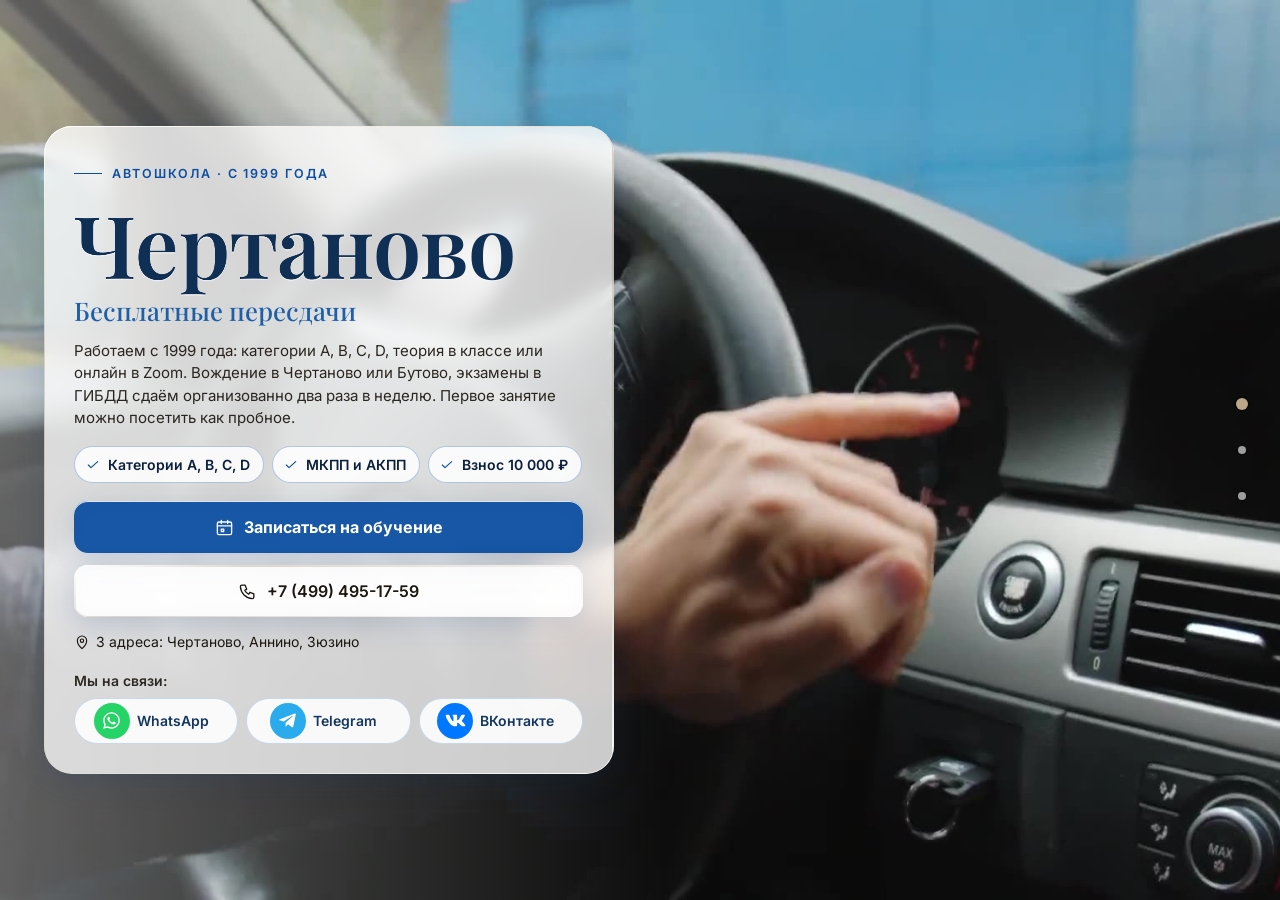
<file: index.html>
<!DOCTYPE html>
<html lang="ru" data-theme="light">
<head>
<meta charset="utf-8">
<meta name="viewport" content="width=device-width, initial-scale=1, viewport-fit=cover">
<title>Автошкола «Чертаново» — права категорий A, B, C, D, Москва, с 1999 года, категория B от 34 000 ₽</title>
<meta name="description" content="Автошкола «Чертаново» с 1999 года: категории A, B, C, D, механика и автомат, теория в классе или онлайн в Zoom. Категория B — от 34 000 ₽. Адреса в Чертаново, Аннино и Зюзино. Телефон +7 (499) 495-17-59.">
<meta name="robots" content="noindex, nofollow, noarchive">
<meta name="geo.region" content="RU-SPE">
<meta name="geo.placename" content="Санкт-Петербург">
<meta name="geo.position" content="59.8944504;30.4585142">
<meta name="ICBM" content="59.8944504, 30.4585142">
<meta property="og:type" content="website">
<meta property="og:locale" content="ru_RU">
<meta property="og:site_name" content="Автошкола «Чертаново»">
<meta property="og:title" content="Автошкола «Чертаново» — права категорий A, B, C, D, Москва, с 1999 года, категория B от 34 000 ₽">
<meta property="og:description" content="Автошкола «Чертаново» с 1999 года: категории A, B, C, D, механика и автомат, теория в классе или онлайн в Zoom. Категория B — от 34 000 ₽. Адреса в Чертаново, Аннино и Зюзино. Телефон +7 (499) 495-17-59.">
<meta name="twitter:card" content="summary_large_image">
<meta name="twitter:title" content="Автошкола «Чертаново» — права категорий A, B, C, D, Москва, с 1999 года, категория B от 34 000 ₽">
<meta name="twitter:description" content="Автошкола «Чертаново» с 1999 года: категории A, B, C, D, механика и автомат, теория в классе или онлайн в Zoom. Категория B — от 34 000 ₽. Адреса в Чертаново, Аннино и Зюзино. Телефон +7 (499) 495-17-59.">
<meta name="theme-color" content="#eef4fc">
<link rel="icon" href="data:image/svg+xml,%3Csvg%20xmlns%3D%22http%3A//www.w3.org/2000/svg%22%20viewBox%3D%220%200%2064%2064%22%3E%3Crect%20width%3D%2264%22%20height%3D%2264%22%20rx%3D%2214%22%20fill%3D%22%231f5fa8%22/%3E%3Ccircle%20cx%3D%2232%22%20cy%3D%2232%22%20r%3D%2217%22%20fill%3D%22none%22%20stroke%3D%22%23fff%22%20stroke-width%3D%225%22/%3E%3Ccircle%20cx%3D%2232%22%20cy%3D%2232%22%20r%3D%225%22%20fill%3D%22%23ffc54d%22/%3E%3C/svg%3E">
<script>document.documentElement.classList.add('js');try{var _i=parseInt(localStorage.getItem('nb_fs2'),10),_f=[1,1.15,1.3,1.5][_i];if(_f)document.documentElement.style.setProperty('--fs',_f)}catch(e){}</script>
<style id="hero-timing">:root{--hero-d:1.2s}</style>
<link rel="preload" as="image" href="img/hero-poster.jpg?v=2" fetchpriority="high">
<!-- шрифты лежат внутри сайта: Google Fonts у российской аудитории режется -->
<style>
@font-face{font-family:'Inter';font-style:normal;font-weight:400;font-display:swap;src:url(assets/fonts/inter-400-cyrillic-ext.woff2) format('woff2');unicode-range:U+0460-052F, U+1C80-1C8A, U+20B4, U+2DE0-2DFF, U+A640-A69F, U+FE2E-FE2F}
@font-face{font-family:'Inter';font-style:normal;font-weight:400;font-display:swap;src:url(assets/fonts/inter-400-cyrillic.woff2) format('woff2');unicode-range:U+0301, U+0400-045F, U+0490-0491, U+04B0-04B1, U+2116}
@font-face{font-family:'Inter';font-style:normal;font-weight:400;font-display:swap;src:url(assets/fonts/inter-400-latin-ext.woff2) format('woff2');unicode-range:U+0100-02BA, U+02BD-02C5, U+02C7-02CC, U+02CE-02D7, U+02DD-02FF, U+0304, U+0308, U+0329, U+1D00-1DBF, U+1E00-1E9F, U+1EF2-1EFF, U+2020, U+20A0-20AB, U+20AD-20C0, U+2113, U+2C60-2C7F, U+A720-A7FF}
@font-face{font-family:'Inter';font-style:normal;font-weight:400;font-display:swap;src:url(assets/fonts/inter-400-latin.woff2) format('woff2');unicode-range:U+0000-00FF, U+0131, U+0152-0153, U+02BB-02BC, U+02C6, U+02DA, U+02DC, U+0304, U+0308, U+0329, U+2000-206F, U+20AC, U+2122, U+2191, U+2193, U+2212, U+2215, U+FEFF, U+FFFD}
@font-face{font-family:'Inter';font-style:normal;font-weight:500;font-display:swap;src:url(assets/fonts/inter-500-cyrillic-ext.woff2) format('woff2');unicode-range:U+0460-052F, U+1C80-1C8A, U+20B4, U+2DE0-2DFF, U+A640-A69F, U+FE2E-FE2F}
@font-face{font-family:'Inter';font-style:normal;font-weight:500;font-display:swap;src:url(assets/fonts/inter-500-cyrillic.woff2) format('woff2');unicode-range:U+0301, U+0400-045F, U+0490-0491, U+04B0-04B1, U+2116}
@font-face{font-family:'Inter';font-style:normal;font-weight:500;font-display:swap;src:url(assets/fonts/inter-500-latin-ext.woff2) format('woff2');unicode-range:U+0100-02BA, U+02BD-02C5, U+02C7-02CC, U+02CE-02D7, U+02DD-02FF, U+0304, U+0308, U+0329, U+1D00-1DBF, U+1E00-1E9F, U+1EF2-1EFF, U+2020, U+20A0-20AB, U+20AD-20C0, U+2113, U+2C60-2C7F, U+A720-A7FF}
@font-face{font-family:'Inter';font-style:normal;font-weight:500;font-display:swap;src:url(assets/fonts/inter-500-latin.woff2) format('woff2');unicode-range:U+0000-00FF, U+0131, U+0152-0153, U+02BB-02BC, U+02C6, U+02DA, U+02DC, U+0304, U+0308, U+0329, U+2000-206F, U+20AC, U+2122, U+2191, U+2193, U+2212, U+2215, U+FEFF, U+FFFD}
@font-face{font-family:'Inter';font-style:normal;font-weight:600;font-display:swap;src:url(assets/fonts/inter-600-cyrillic-ext.woff2) format('woff2');unicode-range:U+0460-052F, U+1C80-1C8A, U+20B4, U+2DE0-2DFF, U+A640-A69F, U+FE2E-FE2F}
@font-face{font-family:'Inter';font-style:normal;font-weight:600;font-display:swap;src:url(assets/fonts/inter-600-cyrillic.woff2) format('woff2');unicode-range:U+0301, U+0400-045F, U+0490-0491, U+04B0-04B1, U+2116}
@font-face{font-family:'Inter';font-style:normal;font-weight:600;font-display:swap;src:url(assets/fonts/inter-600-latin-ext.woff2) format('woff2');unicode-range:U+0100-02BA, U+02BD-02C5, U+02C7-02CC, U+02CE-02D7, U+02DD-02FF, U+0304, U+0308, U+0329, U+1D00-1DBF, U+1E00-1E9F, U+1EF2-1EFF, U+2020, U+20A0-20AB, U+20AD-20C0, U+2113, U+2C60-2C7F, U+A720-A7FF}
@font-face{font-family:'Inter';font-style:normal;font-weight:600;font-display:swap;src:url(assets/fonts/inter-600-latin.woff2) format('woff2');unicode-range:U+0000-00FF, U+0131, U+0152-0153, U+02BB-02BC, U+02C6, U+02DA, U+02DC, U+0304, U+0308, U+0329, U+2000-206F, U+20AC, U+2122, U+2191, U+2193, U+2212, U+2215, U+FEFF, U+FFFD}
@font-face{font-family:'Inter';font-style:normal;font-weight:700;font-display:swap;src:url(assets/fonts/inter-700-cyrillic-ext.woff2) format('woff2');unicode-range:U+0460-052F, U+1C80-1C8A, U+20B4, U+2DE0-2DFF, U+A640-A69F, U+FE2E-FE2F}
@font-face{font-family:'Inter';font-style:normal;font-weight:700;font-display:swap;src:url(assets/fonts/inter-700-cyrillic.woff2) format('woff2');unicode-range:U+0301, U+0400-045F, U+0490-0491, U+04B0-04B1, U+2116}
@font-face{font-family:'Inter';font-style:normal;font-weight:700;font-display:swap;src:url(assets/fonts/inter-700-latin-ext.woff2) format('woff2');unicode-range:U+0100-02BA, U+02BD-02C5, U+02C7-02CC, U+02CE-02D7, U+02DD-02FF, U+0304, U+0308, U+0329, U+1D00-1DBF, U+1E00-1E9F, U+1EF2-1EFF, U+2020, U+20A0-20AB, U+20AD-20C0, U+2113, U+2C60-2C7F, U+A720-A7FF}
@font-face{font-family:'Inter';font-style:normal;font-weight:700;font-display:swap;src:url(assets/fonts/inter-700-latin.woff2) format('woff2');unicode-range:U+0000-00FF, U+0131, U+0152-0153, U+02BB-02BC, U+02C6, U+02DA, U+02DC, U+0304, U+0308, U+0329, U+2000-206F, U+20AC, U+2122, U+2191, U+2193, U+2212, U+2215, U+FEFF, U+FFFD}
@font-face{font-family:'Playfair Display';font-style:normal;font-weight:500;font-display:swap;src:url(assets/fonts/playfair-display-500-cyrillic.woff2) format('woff2');unicode-range:U+0301, U+0400-045F, U+0490-0491, U+04B0-04B1, U+2116}
@font-face{font-family:'Playfair Display';font-style:normal;font-weight:500;font-display:swap;src:url(assets/fonts/playfair-display-500-latin-ext.woff2) format('woff2');unicode-range:U+0100-02BA, U+02BD-02C5, U+02C7-02CC, U+02CE-02D7, U+02DD-02FF, U+0304, U+0308, U+0329, U+1D00-1DBF, U+1E00-1E9F, U+1EF2-1EFF, U+2020, U+20A0-20AB, U+20AD-20C0, U+2113, U+2C60-2C7F, U+A720-A7FF}
@font-face{font-family:'Playfair Display';font-style:normal;font-weight:500;font-display:swap;src:url(assets/fonts/playfair-display-500-latin.woff2) format('woff2');unicode-range:U+0000-00FF, U+0131, U+0152-0153, U+02BB-02BC, U+02C6, U+02DA, U+02DC, U+0304, U+0308, U+0329, U+2000-206F, U+20AC, U+2122, U+2191, U+2193, U+2212, U+2215, U+FEFF, U+FFFD}
@font-face{font-family:'Playfair Display';font-style:normal;font-weight:600;font-display:swap;src:url(assets/fonts/playfair-display-600-cyrillic.woff2) format('woff2');unicode-range:U+0301, U+0400-045F, U+0490-0491, U+04B0-04B1, U+2116}
@font-face{font-family:'Playfair Display';font-style:normal;font-weight:600;font-display:swap;src:url(assets/fonts/playfair-display-600-latin-ext.woff2) format('woff2');unicode-range:U+0100-02BA, U+02BD-02C5, U+02C7-02CC, U+02CE-02D7, U+02DD-02FF, U+0304, U+0308, U+0329, U+1D00-1DBF, U+1E00-1E9F, U+1EF2-1EFF, U+2020, U+20A0-20AB, U+20AD-20C0, U+2113, U+2C60-2C7F, U+A720-A7FF}
@font-face{font-family:'Playfair Display';font-style:normal;font-weight:600;font-display:swap;src:url(assets/fonts/playfair-display-600-latin.woff2) format('woff2');unicode-range:U+0000-00FF, U+0131, U+0152-0153, U+02BB-02BC, U+02C6, U+02DA, U+02DC, U+0304, U+0308, U+0329, U+2000-206F, U+20AC, U+2122, U+2191, U+2193, U+2212, U+2215, U+FEFF, U+FFFD}
/* ===== Notary site — generator stylesheet (light warm base, dark theme by toggle) ===== */
:root{
  --p100:#665230; --p90:#97825e; --p80:#bba887; --p70:#c2b9a9; --p50:#dad5ce; --p40:#e0dedb;
  --p30:#eeece9; --p20:#f1f1f0; --p10:#f8f8f8; --n100:#0e0f11; --n90:#3c404b; --n10:#fff;

  --bg:var(--p10); --bg2:var(--p20); --bg3:var(--p30); --card:var(--n10); --text:var(--n100); --muted:var(--n90);
  --line:var(--p50); --line2:var(--p40); --accent:var(--p90); --accent-d:var(--p100); --accent-l:var(--p80); --accent-soft:var(--p30);
  --on-accent:#fff; --shadow:0 1px 10px rgba(51,51,51,.10); --shadow-lg:0 12px 40px rgba(30,24,10,.14);
  --hero-ov1:rgba(14,15,17,.72); --hero-ov2:rgba(14,15,17,.30); --sec-ov:rgba(248,248,248,.72);
  --ok:#2e8b57; --bad:#b4453b;
  /* те же цвета составляющими: rgba() понимают все браузеры, color-mix() — нет */
  --bg-rgb:248,248,248; --card-rgb:255,255,255; --accent-rgb:151,130,94; --ok-rgb:46,139,87;

  --zc:var(--fs); --fs:1; --vwu:calc(1vw / var(--fs)); --vhu:calc(1vh / var(--fs));   /* масштаб текста (А−/А+) и «честные» vw/vh под ним */
  --hdr-h:68px; --bar-h:70px; --vh:calc(100*var(--vhu)); --gap:24px; --radius:14px; --radius-s:10px;
  --font:"Inter",Tahoma,Arial,sans-serif; --serif:"Playfair Display",Georgia,"Times New Roman",serif;
  --ease:cubic-bezier(.65,.05,.36,1); --speed:520ms;
}
html[data-theme="dark"]{
  --bg:#17150f; --bg2:#1d1a13; --bg3:#252117; --card:#221e15; --text:#f1ebdf; --muted:#b9ae98;
  --line:#3a3325; --line2:#2f2a1e; --accent:#c9b17f; --accent-d:#e0cf9f; --accent-l:#8d7b58; --accent-soft:#2a251a;
  --on-accent:#17150f; --shadow:0 1px 12px rgba(0,0,0,.45); --shadow-lg:0 14px 40px rgba(0,0,0,.55);
  --hero-ov1:rgba(10,9,6,.80); --hero-ov2:rgba(10,9,6,.40); --sec-ov:rgba(16,15,12,.76);
  --bg-rgb:23,21,15; --card-rgb:34,30,21; --accent-rgb:201,177,127;
}

*,*::before,*::after{box-sizing:border-box}
/* А−/А+: весь сайт — шапка, плашки, меню, формы, окна — растёт пропорционально, как при увеличении масштаба в браузере */
html{-webkit-text-size-adjust:100%;scroll-behavior:auto;zoom:var(--fs,1)}
html,body{height:100%;margin:0;overflow:hidden;background:var(--bg);color:var(--text);
  font-family:var(--font);font-size:16px;line-height:1.55;-webkit-font-smoothing:antialiased}
body{overscroll-behavior:none;position:relative}
a{color:inherit;text-decoration:none}
img{display:block;max-width:100%}
button{font:inherit;color:inherit;background:none;border:0;padding:0;cursor:pointer}
input,select,textarea{font:inherit;color:inherit}
h1,h2,h3,h4,p{margin:0}
ul{margin:0;padding:0;list-style:none}
svg{display:block}
.ico{width:22px;height:22px;stroke:currentColor;fill:none;stroke-width:1.7;stroke-linecap:round;stroke-linejoin:round;flex:none}
.vh{position:absolute!important;width:1px;height:1px;overflow:hidden;clip:rect(0 0 0 0);white-space:nowrap}

/* ---------- typography helpers ---------- */
.kicker{display:inline-flex;align-items:center;gap:10px;font-size:13px;font-weight:600;letter-spacing:.14em;text-transform:uppercase;color:var(--accent)}
.kicker::before{content:"";width:28px;height:1px;background:var(--accent)}
.h2{font-size:clamp(26px,calc(3.2*var(--vwu,1vw)),40px);font-weight:600;letter-spacing:-.02em;line-height:1.12;margin-top:10px}
.lead{color:var(--muted);font-size:17px;max-width:640px;margin-top:12px}
.sec-head{margin-bottom:28px}
#contacts .sec-head{margin-bottom:18px}

/* ---------- buttons ---------- */
.btn{display:inline-flex;align-items:center;justify-content:center;gap:10px;min-height:48px;padding:0 22px;border-radius:999px;
  font-weight:600;font-size:15px;line-height:1;border:1.5px solid transparent;transition:background .25s,color .25s,border-color .25s,transform .2s,box-shadow .25s;white-space:nowrap}
.btn:active{transform:translateY(1px)}
.btn-primary{background:var(--accent-d);color:var(--on-accent);border-color:var(--accent-d)}
.btn-primary:hover{background:var(--accent);border-color:var(--accent);color:#fff}
html[data-theme="dark"] .btn-primary:hover{color:#17150f}
.btn-ghost{border-color:var(--line);color:var(--text);background:var(--card)}
.btn-ghost:hover{border-color:var(--accent);color:var(--accent-d)}
.btn-light{background:rgba(255,255,255,.14);color:#fff;border-color:rgba(255,255,255,.55);backdrop-filter:blur(6px)}
.btn-light:hover{background:#fff;color:var(--n100)}
.btn-white{background:#fff;color:var(--n100);border-color:#fff}
.btn-white:hover{background:var(--p30);border-color:var(--p30)}
.btn .ico{width:18px;height:18px}
.btn-sm{min-height:44px;padding:0 16px;font-size:14px}

/* ---------- header ---------- */
.hdr{position:fixed;top:0;left:0;right:0;height:var(--hdr-h);z-index:200;display:flex;align-items:center;
  zoom:calc(1 / var(--zc,1)); --vwu:1vw; --vhu:1vh;   /* А−/А+ шапку не трогают: она всегда как при 100 % (страница в zoom, шапка — встречный zoom) */
  background:rgba(var(--bg-rgb),.88);backdrop-filter:blur(12px);-webkit-backdrop-filter:blur(12px);
  border-bottom:1px solid var(--line2);transition:background .3s}
.hdr-in{width:100%;max-width:1280px;margin:0 auto;padding:0 28px;display:flex;align-items:center;gap:24px}
.brand{display:flex;align-items:center;gap:12px;min-width:0;min-height:44px}
.mono-img{object-fit:contain;background:#fff;padding:2px;box-sizing:border-box}
.mono{width:42px;height:42px;border-radius:12px;background:var(--accent-d);color:var(--on-accent);display:grid;place-items:center;
  font-family:var(--serif);font-size:20px;font-weight:600;flex:none;letter-spacing:.02em}
.brand-t{display:flex;flex-direction:column;line-height:1.15;min-width:0}
.brand-n{font-weight:600;font-size:15px;white-space:nowrap;overflow:hidden;text-overflow:ellipsis}
.brand-s{font-size:13px;color:var(--muted);white-space:nowrap;overflow:hidden;text-overflow:ellipsis}
.nav{display:flex;align-items:center;gap:4px;margin-left:auto}
.nav > li{position:relative}
.nav-a{display:inline-flex;align-items:center;gap:6px;min-height:44px;padding:10px 12px;border-radius:8px;font-size:14px;font-weight:500;color:var(--text);opacity:.8;transition:opacity .2s,background .2s}
.nav-a:hover,.nav-a.cur,.nav > li.open > .nav-a{opacity:1;background:var(--bg3)}
.nav-a .chev{width:14px;height:14px;transition:transform .25s}
.nav > li.open > .nav-a .chev{transform:rotate(180deg)}
.hdr-tools{display:flex;align-items:center;gap:6px;margin-left:8px}
.tool{width:44px;height:44px;border-radius:10px;display:grid;place-items:center;color:var(--text);opacity:.8;transition:background .2s,opacity .2s}
.tool:hover{background:var(--bg3);opacity:1}
.tool .ico{width:20px;height:20px}
.tool-lang{width:auto;padding:0 10px;gap:6px;font-size:13px;font-weight:600;letter-spacing:.04em;display:flex;align-items:center}
.lang-wrap{position:relative}
.lang-dd{position:absolute;right:0;top:calc(100% + 8px);background:var(--card);border:1px solid var(--line);border-radius:12px;box-shadow:var(--shadow-lg);
  padding:6px;min-width:190px;display:none;z-index:210}
.lang-wrap.open .lang-dd{display:block}
.lang-dd button,.lang-dd a{display:flex;width:100%;align-items:center;gap:10px;min-height:44px;padding:9px 12px;border-radius:8px;font-size:14px;text-align:left}
.lang-dd button:hover,.lang-dd a:hover{background:var(--bg3)}
.lang-dd button.cur,.lang-dd a.cur{color:var(--accent-d);font-weight:600}
.lang-dd b{font-size:13px;letter-spacing:.08em;width:26px;color:var(--muted)}
.hdr-book{margin-left:4px}
.burger{display:none}
.moon,.sun{display:none}
html[data-theme="dark"] .sun{display:block}
html:not([data-theme="dark"]) .moon{display:block}

/* mega menu */
.mega{position:absolute;left:50%;top:calc(100% + 10px);transform:translateX(-50%);width:min(980px,calc(calc(100*var(--vwu,1vw)) - 40px));
  background:var(--card);border:1px solid var(--line);border-radius:16px;box-shadow:var(--shadow-lg);padding:20px;display:none;z-index:210}
.nav > li.open > .mega{display:block}
.mega-head{display:flex;justify-content:space-between;align-items:baseline;gap:16px;padding:0 6px 14px;border-bottom:1px solid var(--line2);margin-bottom:12px}
.mega-head b{font-size:14px}
.mega-head span{font-size:13px;color:var(--muted)}
.mega-grid{display:grid;grid-template-columns:repeat(2,1fr);gap:4px}
.mega-it{display:flex;gap:12px;align-items:flex-start;padding:10px 12px;border-radius:10px;text-align:left;width:100%;transition:background .2s}
.mega-it:hover{background:var(--bg3)}
.mega-it .cic{width:38px;height:38px;border-radius:10px;background:var(--accent-soft);color:var(--accent-d);display:grid;place-items:center;flex:none}
.mega-it .cic .ico{width:20px;height:20px}
.mega-it b{display:block;font-size:14px;font-weight:600}
.mega-it small{display:block;font-size:13px;color:var(--muted);line-height:1.35;margin-top:2px}
.mega-it em{font-style:normal;font-size:13px;color:var(--accent);margin-top:3px;display:block}

/* mobile menu */
.mmenu{position:fixed;top:calc(var(--hdr-h) / var(--zc,1));left:0;right:0;bottom:var(--bar-h);z-index:190;background:var(--bg);overflow-y:auto;padding:14px 18px 30px;display:none}
.mmenu.open{display:block}
.mmenu a,.mmenu .macc > button{display:flex;align-items:center;justify-content:space-between;width:100%;padding:14px 6px;border-bottom:1px solid var(--line2);font-size:17px;font-weight:500;text-align:left}
.mmenu .macc > button .chev{width:18px;height:18px;transition:transform .25s}
.mmenu .macc.open > button .chev{transform:rotate(180deg)}
.mmenu .macc-list{display:none;padding:4px 0 8px}
.mmenu .macc.open .macc-list{display:block}
.mmenu .macc-list button{display:flex;align-items:center;gap:12px;width:100%;padding:11px 8px;border-radius:10px;text-align:left;font-size:15px}
.mmenu .macc-list button:hover{background:var(--bg3)}
.mmenu .macc-list .cic{width:32px;height:32px;border-radius:8px;background:var(--accent-soft);color:var(--accent-d);display:grid;place-items:center;flex:none}
.mmenu .macc-list .cic .ico{width:17px;height:17px}
.mmenu-foot{display:flex;flex-wrap:wrap;gap:8px;margin-top:18px}
.mmenu-foot .btn{flex:1}

/* ---------- full-page scroller ---------- */
.fp{position:relative;width:100%;height:var(--vh);overflow:hidden}
.fp-track{will-change:transform;transition:transform var(--speed) var(--ease)}
.fp-track.no-anim{transition:none}
.sec{position:relative;height:var(--vh);width:100%;overflow:hidden}
.sec-scroll{height:100%;overflow-y:auto;overflow-x:hidden;display:flex;flex-direction:column;
  padding:calc(var(--hdr-h) / var(--zc,1) + 20px) 28px calc(var(--bar-h) + 96px);-webkit-overflow-scrolling:touch;scrollbar-width:thin;scrollbar-color:var(--line) transparent}
.wrap{margin:auto;width:100%;max-width:1180px}
.sec-alt{background:var(--bg2)}

/* reveal animation */
.rv{opacity:0;transform:translateY(18px);transition:opacity .7s ease,transform .7s ease;transition-delay:calc(var(--i,0) * 90ms)}
.sec.active .rv{opacity:1;transform:none}

/* side dots */
.dots{position:fixed;right:16px;top:50%;transform:translateY(-50%);z-index:150;display:flex;flex-direction:column;gap:2px}
.dots button{position:relative;width:44px;height:44px;display:grid;place-items:center}
.dots button::after{content:"";width:8px;height:8px;border-radius:50%;background:var(--muted);opacity:.45;transition:transform .25s,opacity .25s,background .25s}
.dots button:hover::after{opacity:.9}
.dots button.cur::after{background:var(--accent);opacity:1;transform:scale(1.5)}
.dots button span{position:absolute;right:32px;top:50%;transform:translateY(-50%) translateX(6px);background:var(--n100);color:#fff;font-size:13px;
  padding:5px 10px;border-radius:6px;white-space:nowrap;opacity:0;pointer-events:none;transition:opacity .2s,transform .2s}
.dots button:hover span{opacity:1;transform:translateY(-50%)}
.sec-hero ~ .dots{color:#fff}
body[data-sec="0"] .dots button::after{background:#fff}
body[data-sec="0"] .dots button.cur::after{background:var(--p80)}

.sec:not(.sec-hero) .sec-scroll{position:relative;z-index:1}

.status{display:inline-flex;align-items:center;gap:8px;padding:8px 14px 8px 10px;border-radius:999px;background:rgba(255,255,255,.12);border:1px solid rgba(255,255,255,.28);font-size:13px;backdrop-filter:blur(6px)}
.status i{width:9px;height:9px;border-radius:50%;background:#7bd389;box-shadow:0 0 0 3px rgba(123,211,137,.28)}
.status.closed i{background:#f08a7e;box-shadow:0 0 0 3px rgba(240,138,126,.28)}
.status.soon i{background:#f0c674;box-shadow:0 0 0 3px rgba(240,198,116,.28)}
.status span{opacity:.85}
.addr-link{display:inline-flex;align-items:center;gap:6px;border-bottom:1px solid currentColor;padding:13px 0 14px;margin:-13px 0 -14px;transition:color .2s}
.addr-link:hover{color:var(--accent)}
.addr-link .ico{width:16px;height:16px}

/* ---------- services ---------- */
.svc-grid{display:grid;grid-template-columns:repeat(5,1fr);gap:14px}
.svc{display:flex;flex-direction:column;align-items:flex-start;gap:10px;padding:18px 16px 16px;border-radius:var(--radius);background:var(--card);border:1px solid var(--line2);
  text-align:left;min-height:170px;transition:transform .25s,box-shadow .25s,border-color .25s;position:relative}
.svc:hover{transform:translateY(-3px);box-shadow:var(--shadow-lg);border-color:var(--accent-l)}
.svc .cic{width:44px;height:44px;border-radius:12px;background:var(--accent-soft);color:var(--accent-d);display:grid;place-items:center}
.svc b{font-size:15px;font-weight:600;line-height:1.3}
.svc small{font-size:13px;color:var(--muted);line-height:1.35}
.svc em{font-style:normal;font-size:13px;color:var(--accent);margin-top:auto;padding-top:6px;display:inline-flex;align-items:center;gap:4px}
.svc em .ico{width:12px;height:12px}

/* ---------- about ---------- */
.about{display:grid;grid-template-columns:1.15fr .85fr;gap:48px;align-items:start}
.about-txt p{color:var(--muted);margin-top:14px;font-size:16px}
.about-txt p:first-of-type{color:var(--text)}
.quote{margin-top:22px;padding:16px 20px;border-left:3px solid var(--accent);background:var(--card);border-radius:0 12px 12px 0;font-family:var(--serif);font-size:18px;line-height:1.45;color:var(--text)}
.creds{display:grid;gap:10px}
.cred{display:flex;gap:14px;align-items:center;padding:14px 16px;border-radius:12px;background:var(--card);border:1px solid var(--line2)}
.cred .cic{width:40px;height:40px;border-radius:10px;background:var(--accent-soft);color:var(--accent-d);display:grid;place-items:center;flex:none}
.cred .cic .ico{width:20px;height:20px}
.cred small{display:block;font-size:13px;color:var(--muted);text-transform:uppercase;letter-spacing:.06em}
.cred b{display:block;font-size:15px;font-weight:600;line-height:1.3}
.chips{display:flex;flex-wrap:wrap;gap:8px;margin-top:16px}
.chips li{padding:8px 14px;border-radius:999px;border:1px solid var(--accent-l);color:var(--accent-d);font-size:13.5px;font-weight:500;background:var(--card)}
.strong-lbl{margin-top:22px;font-size:13px;text-transform:uppercase;letter-spacing:.1em;color:var(--muted)}

/* ---------- how ---------- */
.steps{display:grid;grid-template-columns:repeat(5,1fr);gap:16px;position:relative;margin-top:14px}
.steps::before{content:"";position:absolute;left:8%;right:8%;top:30px;height:1px;background:var(--line)}
.step{position:relative;padding:0 8px}
.step-n{width:60px;height:60px;border-radius:50%;background:var(--card);border:1.5px solid var(--accent-l);color:var(--accent-d);display:grid;place-items:center;
  font-family:var(--serif);font-size:24px;font-weight:600;position:relative;z-index:1;transition:background .4s,color .4s}
.sec.active .step-n{animation:pop .6s var(--ease) both;animation-delay:calc(var(--i) * 140ms + 150ms)}
@keyframes pop{0%{transform:scale(.6);opacity:0}60%{transform:scale(1.08);opacity:1}100%{transform:scale(1)}}
.step b{display:block;margin-top:16px;font-size:17px;font-weight:600}
.step p{color:var(--muted);font-size:14.5px;margin-top:6px}

/* ---------- reviews ---------- */
.reviews{display:grid;grid-template-columns:300px 1fr;gap:28px;align-items:start}
.rsum{background:var(--card);border:1px solid var(--line2);border-radius:var(--radius);padding:26px 24px;text-align:center}
.rsum .big{font-family:var(--serif);font-size:64px;line-height:1;font-weight:500;color:var(--accent-d)}
.stars{display:inline-flex;gap:3px;--fill:100%}
.stars svg{width:20px;height:20px}
.stars .st{fill:var(--line);stroke:none}
.stars .st.on{fill:#e7b73b}
.stars .st.half{fill:url(#halfgrad)}
.rsum .stars{margin-top:8px}
.rsum p{color:var(--muted);font-size:13.5px;margin-top:10px;line-height:1.4}
.rsum .btn{margin-top:16px;width:100%}
.rsum .gis{display:block;margin:10px 0 -14px;padding:14px 0;font-size:13px;color:var(--accent-d);text-decoration:underline;text-underline-offset:3px}
.rgrid{display:grid;grid-template-columns:repeat(2,1fr);gap:14px}
.rev{background:var(--card);border:1px solid var(--line2);border-radius:var(--radius);padding:20px;display:flex;flex-direction:column;gap:10px}
.rev .stars svg{width:15px;height:15px}
.rev p{font-size:14.5px;line-height:1.5;flex:1}
.rev p::before{content:"“";font-family:var(--serif);color:var(--accent);font-size:22px;line-height:0;margin-right:4px;vertical-align:-6px}
.rev-meta{display:flex;flex-wrap:wrap;justify-content:space-between;gap:4px 10px;align-items:baseline;font-size:13px;color:var(--muted)}
.rev-meta b{color:var(--text);font-weight:600}
.rev-src{display:inline-flex;align-items:center;gap:5px;white-space:nowrap;margin-left:auto}
.rev-src i{width:6px;height:6px;border-radius:50%;background:var(--accent)}
.rev-sample{color:var(--muted);font-style:italic;opacity:.85}
.rev-real{color:var(--accent-d);font-weight:600}
.rev-real i{background:var(--ok)}
.rev-is-real{border-color:var(--accent-l)}
.demo-note{margin-top:14px;max-width:760px;font-size:13.5px;line-height:1.45;color:var(--muted);background:var(--accent-soft);
  border-left:3px solid var(--accent);border-radius:0 8px 8px 0;padding:8px 12px}
.rnote{margin-top:14px;font-size:13px;color:var(--muted)}

/* ---------- faq ---------- */
.faq{display:grid;grid-template-columns:1fr 1fr;gap:0 32px;align-items:start}
.faq-col{display:flex;flex-direction:column}
.fq{border-bottom:1px solid var(--line)}
.fq > button{display:flex;width:100%;align-items:center;justify-content:space-between;gap:16px;min-height:44px;padding:16px 4px;text-align:left;font-weight:600;font-size:15.5px;line-height:1.35}
.fq > button .pl{width:26px;height:26px;border-radius:50%;border:1px solid var(--line);display:grid;place-items:center;flex:none;color:var(--accent-d);transition:transform .3s,background .3s}
.fq > button .pl .ico{width:14px;height:14px}
.fq.open > button .pl{transform:rotate(45deg);background:var(--accent-soft)}
.fq-a{display:grid;grid-template-rows:0fr;transition:grid-template-rows .35s var(--ease)}
.fq.open .fq-a{grid-template-rows:1fr}
.fq-a > div{overflow:hidden}
.fq-a p{color:var(--muted);font-size:14.5px;padding:0 4px 16px;line-height:1.55}
.fq-a .faq-note{font-size:13px;color:var(--accent-d);padding-bottom:6px}
.fq-a .faq-note:empty{display:none}

/* ---------- contacts ---------- */
.contacts{display:grid;grid-template-columns:1fr 1.05fr 1fr;gap:18px;align-items:stretch}
.contacts .cbox{padding:16px 18px}
.cbox{background:var(--card);border:1px solid var(--line2);border-radius:var(--radius);padding:20px}
.cl{display:grid;gap:12px}
.cl li{display:flex;gap:12px;align-items:flex-start}
.cl .cic{width:36px;height:36px;border-radius:10px;background:var(--accent-soft);color:var(--accent-d);display:grid;place-items:center;flex:none}
.cl .cic .ico{width:18px;height:18px}
.cl small{display:block;font-size:13px;color:var(--muted);text-transform:uppercase;letter-spacing:.06em}
.cl b{display:block;font-weight:500;font-size:15px;line-height:1.4}
.cl a.tel,.cl a.mail{display:block;padding:14px 0;margin:-14px 0}
.cl a.tel:hover,.cl a.mail:hover{color:var(--accent-d)}
.hours-link{display:inline-block;font-size:13px;color:var(--accent-d);text-decoration:underline;text-underline-offset:3px;padding:14px 0;margin:-14px 0}
.cl .msgs{display:flex;gap:8px;margin-top:4px;flex-wrap:wrap}
.cl .msgs a{display:inline-flex;align-items:center;gap:6px;padding:6px 10px;border-radius:8px;border:1px solid var(--line);font-size:13px;min-height:44px}
.cl .msgs a .ico{width:16px;height:16px}
.mapbox{display:flex;flex-direction:column;gap:12px;padding:12px}
.map{flex:1;min-height:280px;border-radius:10px;overflow:hidden;border:1px solid var(--line);background:var(--bg3);position:relative}
.map iframe{width:100%;height:100%;border:0;position:absolute;inset:0}
.map-actions{display:flex;gap:8px;flex-wrap:wrap}
.map-actions .btn{flex:1;min-height:44px;font-size:14px;padding:0 12px}

/* form */
.form h3{font-size:19px;font-weight:600}
.form .fdesc{color:var(--muted);font-size:13.5px;margin-top:6px}
.fg{display:grid;gap:8px;margin-top:12px}
.f2{display:grid;grid-template-columns:1fr 1fr;gap:10px}
.fld{display:flex;flex-direction:column;gap:4px}
.fld label{font-size:13px;color:var(--muted);font-weight:500}
.fld input,.fld select,.fld textarea{width:100%;background:var(--bg);border:1px solid var(--line);border-radius:10px;padding:8px 12px;font-size:14px;transition:border-color .2s,box-shadow .2s;min-height:44px}
.fld textarea{min-height:48px;resize:vertical}
.fld input:focus,.fld select:focus,.fld textarea:focus{outline:0;border-color:var(--accent);box-shadow:0 0 0 3px rgba(var(--accent-rgb),.22)}
.fld.err input,.fld.err select{border-color:var(--bad)}
.ferr{font-size:13px;color:var(--bad);display:none}
.fld.err .ferr{display:block}
.fnote{font-size:13px;color:var(--muted);margin-top:8px;line-height:1.4}
.fok{display:none;margin-top:10px;padding:10px 12px;border-radius:10px;background:rgba(var(--ok-rgb),.12);color:var(--ok);font-size:13.5px}
.fok.show{display:block}

.foot{margin-top:18px;padding-top:12px;padding-left:250px;flex-wrap:nowrap;align-items:flex-start;border-top:1px solid var(--line2);display:flex;justify-content:space-between;gap:16px;flex-wrap:wrap;font-size:13px;color:var(--muted)}
.foot p{max-width:none}
.foot .fl{white-space:nowrap;flex:none}
.foot .fl a{margin-left:14px;padding:14px 0;margin-top:-14px;margin-bottom:-14px;display:inline-block;min-width:44px;text-align:center;text-decoration:underline;text-underline-offset:3px}

/* ---------- bottom bar ---------- */
.bar{position:fixed;inset:auto 0 0;z-index:300;background:var(--card);box-shadow:0 -1px 10px rgba(51,51,51,.1);border-top:1px solid var(--line2);
  padding:6px 0;padding-bottom:calc(6px + env(safe-area-inset-bottom,0px))}
.bar-in{display:flex;justify-content:space-around;align-items:center;max-width:1080px;margin:0 auto}
.bi{display:flex;flex-direction:column;align-items:center;gap:5px;padding:8px 24px;border-radius:10px;font-size:13.5px;line-height:1;color:var(--text);opacity:.65;
  transition:opacity .3s,background .3s,color .3s;flex:1;max-width:190px;min-width:0}
.bi span{white-space:nowrap;max-width:100%;overflow:hidden;text-overflow:ellipsis}
.bi .ico{width:24px;height:24px}
.bi:hover{opacity:1;background:var(--bg3)}
.bi.cur{opacity:1;color:var(--accent-d)}


/* ---------- modals ---------- */
.modal{position:fixed;inset:0;z-index:400;background:rgba(14,15,17,.62);display:none;align-items:center;justify-content:center;padding:20px}
.modal.open{display:flex}
.mbox{background:var(--card);color:var(--text);border-radius:18px;width:100%;max-width:560px;max-height:min(calc(86*var(--vhu,1vh)),860px);overflow:auto;padding:26px 26px 22px;position:relative;box-shadow:var(--shadow-lg);
  animation:mup .3s var(--ease)}
@keyframes mup{from{opacity:0;transform:translateY(16px) scale(.98)}to{opacity:1;transform:none}}
.mbox-lg{max-width:760px}
.mclose{position:absolute;top:12px;right:12px;width:44px;height:44px;border-radius:50%;display:grid;place-items:center;color:var(--muted)}
.mclose:hover{background:var(--bg3);color:var(--text)}
.mbox h3{font-size:22px;font-weight:600;padding-right:36px}
.mbox .msub{color:var(--muted);font-size:14px;margin-top:4px}
.hours-t{width:100%;border-collapse:collapse;margin-top:16px;font-size:15px}
.hours-t td{padding:9px 6px;border-bottom:1px solid var(--line2)}
.hours-t td:last-child{text-align:right;font-weight:500;white-space:nowrap}
.hours-t tr.today td{color:var(--accent-d);font-weight:600}
.hours-t tr.today td:first-child::after{content:" · " attr(data-today);font-weight:400;font-size:13px;color:var(--muted)}
.hours-t tr.off td:last-child{color:var(--muted);font-weight:400}
.mnote{margin-top:14px;padding:12px 14px;border-radius:10px;background:var(--bg2);font-size:13.5px;color:var(--muted)}
.mnote b{display:block;color:var(--text);margin-bottom:3px;font-size:13px}
.mcontacts{display:flex;flex-wrap:wrap;gap:8px;margin-top:14px}
.mcontacts a{display:inline-flex;align-items:center;gap:7px;min-height:44px;padding:9px 13px;border-radius:10px;border:1px solid var(--line);font-size:13.5px}
.mcontacts a .ico{width:16px;height:16px}
.mcontacts a:hover{border-color:var(--accent)}
/* способы записи: позвонить, написать на почту, заказать обратный звонок */
.bk-opts{display:grid;gap:10px;margin-top:14px}
.bk-opt{display:flex;align-items:center;gap:14px;min-height:60px;padding:10px 16px;border-radius:14px;border:1px solid var(--line);background:var(--bg3);color:var(--text);font-size:16px;font-weight:600;text-align:left;text-decoration:none;transition:border-color .2s,background .2s}
.bk-opt:hover{border-color:var(--accent);background:var(--accent-soft)}
.bk-opt .ico{width:24px;height:24px;color:var(--accent-d);flex:none}
.bk-opt small{display:block;font-weight:400;font-size:13px;color:var(--muted);margin-top:1px}
.mbox-book{max-width:440px}
/* оплата значками, подпись у общего телефона */
.pay-pills{display:flex;flex-wrap:wrap;gap:6px;margin-top:5px}
.pay-pill{display:inline-flex;align-items:center;gap:6px;padding:4px 11px 4px 9px;border-radius:999px;border:1px solid var(--line);background:var(--bg3);font-size:13px;font-weight:600;line-height:1.3;white-space:nowrap}
.pay-pill .ico{width:15px;height:15px;color:var(--accent-d)}
.pay-pill.pay-logo{background:#fff;border-color:rgba(0,0,0,.12);padding:3px 11px;min-height:28px}
.pay-pill.pay-logo img{display:block;height:17px;width:auto}
.pay-pill.pay-logo img[src$="sbp.svg"]{height:20px}

.brand-t{display:flex;flex-direction:column;justify-content:center;gap:2px;line-height:1.1;min-width:0}
.brand-s{display:block;font-size:10.5px;font-weight:600;letter-spacing:.16em;text-transform:uppercase;color:var(--muted);white-space:nowrap;overflow:visible;text-overflow:clip}
.brand-n{font-size:16px;font-weight:600;white-space:nowrap;overflow:visible;text-overflow:clip}
.nav-a{white-space:nowrap}
#navServices{position:static}
.mega{max-height:calc(calc(100*var(--vhu,1vh)) - var(--hdr-h) - 24px);overflow-y:auto;top:calc(100% + 6px);width:min(980px,calc(calc(100*var(--vwu,1vw)) - 32px))}
@media screen and (max-width:760px){.mega-grid{grid-template-columns:1fr}}
@media screen and (max-width:479px){.brand-t{display:flex}.brand-s{font-size:9px;letter-spacing:.14em}.brand-n{font-size:12.5px;white-space:normal;line-height:1.12}}
.bk-inline{grid-template-columns:repeat(3,1fr);gap:8px}
.bk-inline .bk-opt{flex-direction:column;justify-content:center;gap:5px;min-height:76px;padding:9px 6px;font-size:13.5px;text-align:center;line-height:1.2}
.bk-inline .bk-opt .ico{width:22px;height:22px}
.bk-inline .bk-opt small{display:none}
/* services modal */
.svc-list{margin-top:16px;display:grid;grid-template-columns:1fr 1fr;gap:6px}
.svc-list button{display:flex;gap:10px;align-items:center;width:100%;min-height:44px;text-align:left;padding:10px 12px;border-radius:10px;font-size:14px;line-height:1.35;border:1px solid var(--line2);background:var(--bg)}
.svc-list button:hover{border-color:var(--accent);background:var(--accent-soft)}
.svc-list button .ico{width:16px;height:16px;color:var(--accent);margin-top:2px}
.mhint{font-size:13px;color:var(--muted);margin-top:12px}
.mhead{display:flex;gap:14px;align-items:center;padding-right:36px}
.mhead .cic{width:48px;height:48px;border-radius:12px;background:var(--accent-soft);color:var(--accent-d);display:grid;place-items:center;flex:none}

/* ---------- responsive ---------- */
@media (max-width:1200px){
  .svc-grid{grid-template-columns:repeat(5,1fr)}
  .svc{min-height:160px;padding:14px}
  .svc small{display:none}
}
@media screen and (max-width:991px){
  :root{--hdr-h:62px}
  .nav,.hdr-book{display:none}
  .burger{display:grid}
  .hdr-in{padding:0 18px;gap:12px}
}
@media (max-width:991px){
  :root{--bar-h:64px}
  .sec-scroll{padding:calc(var(--hdr-h) / var(--zc,1) + 16px) 22px calc(var(--bar-h) + 96px)}
  .dots{right:8px;gap:8px}
  .dots button span{display:none}
  .svc-grid{grid-template-columns:repeat(3,1fr);gap:10px}
  .svc{min-height:0}
  .about{grid-template-columns:1fr;gap:22px}
  .steps{grid-template-columns:repeat(5,1fr);gap:10px}
  .step-n{width:48px;height:48px;font-size:20px}
  .step b{font-size:15px}.step p{font-size:13px}
  .reviews{grid-template-columns:1fr;gap:16px}
  .rsum{display:flex;align-items:center;gap:18px;text-align:left;padding:16px 18px}
  .rsum .big{font-size:44px}.rsum .stars{margin:0}.rsum p{margin:0;flex:1}.rsum .btn{margin:0;width:auto}.rsum .gis{display:none}
  .faq{grid-template-columns:1fr;gap:0}
  .contacts{grid-template-columns:1fr 1fr}
  .foot{padding-left:0}
  .contacts .form{grid-column:1 / -1}
  .map{min-height:240px}
  .bi{padding:10px 12px;font-size:13px}
}
@media (max-width:767px){
  :root{--bar-h:62px}
  .h2{font-size:26px}
  .lead{font-size:15px}
  .sec-head{margin-bottom:18px}
  .sec-scroll{padding-left:16px;padding-right:16px}
  .svc-grid{grid-template-columns:repeat(2,1fr);gap:10px}
  .svc{padding:12px;gap:8px}
  .svc .cic{width:36px;height:36px}
  .svc b{font-size:13.5px}
  .svc em{display:none}
  .steps{grid-template-columns:1fr;gap:12px}
  .steps::before{left:24px;right:auto;top:10px;bottom:10px;height:auto;width:1px}
  .step{display:grid;grid-template-columns:48px 1fr;gap:14px;align-items:start;padding:0}
  .step-n{grid-row:1 / span 2}
  .step b{margin-top:10px;grid-column:2}
  .step p{grid-column:2;margin-top:2px}
  .rgrid{display:flex;overflow-x:auto;gap:12px;scroll-snap-type:x mandatory;padding-bottom:8px;margin:0 -16px;padding-left:16px;padding-right:16px;scrollbar-width:none}
  .rgrid::-webkit-scrollbar{display:none}
  .rev{flex:0 0 82%;scroll-snap-align:start}
  .rsum{flex-wrap:wrap;gap:12px}
  .rsum p{flex-basis:100%}
  .contacts{grid-template-columns:1fr;gap:14px}
  .contacts .form{grid-column:auto}
  .cbox{padding:16px}
  .map{min-height:220px}
  .f2{grid-template-columns:1fr}
  .foot{flex-direction:column;gap:8px;padding-left:0}
  .bi{padding:8px 4px;font-size:13px;gap:4px}
  .bi .ico{width:22px;height:22px}
  .sec-scroll{padding-bottom:calc(var(--bar-h) + 66px)}
  .mmenu{padding-bottom:80px}
  .demo-note{font-size:13px;padding:7px 10px}
  .mbox{padding:22px 18px 18px;border-radius:16px}
  .svc-list{grid-template-columns:1fr}
  .dots{right:6px;gap:0}
  .dots button{width:44px;height:44px}
  .dots button::after{width:6px;height:6px}
}
@media screen and (max-width:479px){
  :root{--hdr-h:58px}
  .mono{width:36px;height:36px;font-size:17px;border-radius:10px}
  .brand-n{font-size:14px}
  /* тапы в шапке доведены до 44px (см. .tool ниже) — на самой узкой ширине
     текстовому названию рядом с логотипом уже не хватает места без обрезки,
     поэтому в шапке оставляем только логотип-ссылку */
  .tool{width:44px;height:44px}
  .tool-lang{padding:0 8px;width:auto}
  .tool-lang .ico{display:none}
}
@media (max-width:479px){
  :root{--bar-h:60px}
  .svc{padding:11px 10px}
  .svc b{font-size:13px}
  .bi{padding:6px 2px;font-size:13px;gap:4px;width:100%;max-width:none;letter-spacing:-.01em}
  .bi .ico{width:20px;height:20px}
  .bar{padding:5px 0}
  .cl b{font-size:14px}
}
@media (max-height:640px) and (min-width:768px){
  .svc{min-height:0}
}
@media (prefers-reduced-motion:reduce){
  .fp-track{transition-duration:0s}
  .rv{transition:none;opacity:1;transform:none}
}


/* пометка «демонстрационный проект» в подвале */
.foot-demo{margin-top:.5em;font-size:13px;line-height:1.45;opacity:.62}
.foot-demo a{padding:14px 0;margin:-14px 0;display:inline-block;min-width:44px;text-decoration:underline}

/* --- материалы конторы (перенесённый контент клиента) --- */
.info-links{display:flex;flex-wrap:wrap;gap:10px;justify-content:center;margin-top:26px}
.info-links .ilink{display:inline-flex;align-items:center;gap:8px;min-height:44px;padding:9px 16px;border-radius:999px;border:1px solid var(--line);background:var(--card);color:var(--text);font:inherit;font-size:14px;cursor:pointer;transition:background .2s,border-color .2s}
.info-links .ilink:hover{border-color:var(--accent-d);background:var(--bg-alt)}
.info-tabs{display:flex;flex-wrap:wrap;gap:8px;margin:14px 0 4px}
.info-tabs button{min-height:44px;padding:7px 13px;border-radius:999px;border:1px solid var(--line);background:transparent;color:var(--text);font:inherit;font-size:13px;cursor:pointer}
.info-tabs button[aria-selected="true"]{background:var(--accent-d);border-color:var(--accent-d);color:#fff}
.info-body{max-height:min(calc(56*var(--vhu,1vh)),520px);overflow:auto;margin-top:10px;padding-right:4px}
.info-note{font-size:13px;opacity:.7;margin:6px 0 10px}
.info-i{border-bottom:1px solid var(--line)}
.info-i > button{width:100%;display:flex;justify-content:space-between;align-items:center;gap:12px;padding:13px 2px;background:none;border:0;color:inherit;font:inherit;font-weight:600;text-align:left;cursor:pointer}
.info-i > button .pl{width:26px;height:26px;border-radius:50%;border:1px solid var(--line);display:grid;place-items:center;flex:none;color:var(--accent-d);transition:transform .3s,background .3s}
.info-i > button .pl .ico{width:14px;height:14px}
.info-i.open > button .pl{transform:rotate(45deg);background:var(--accent-soft)}
.info-i > div{display:none;padding:0 2px 14px;font-size:15px;line-height:1.62}
.info-i.open > div{display:block}
.info-i p{margin:0 0 10px}
.info-i h4{margin:14px 0 6px;font-size:15px}
.info-i ul{margin:0 0 10px;padding-left:20px}
.info-i li{margin:0 0 5px}
.info-i table{width:100%;border-collapse:collapse;margin:0 0 12px;font-size:14px}
.info-i th,.info-i td{border:1px solid var(--line);padding:7px 9px;text-align:left;vertical-align:top}
.info-f{display:inline-flex;align-items:center;gap:7px;margin:0 8px 8px 0;min-height:44px;padding:7px 12px;border:1px solid var(--line);border-radius:8px;font-size:13px;text-decoration:none;color:var(--accent-d)}
.info-src{display:block;font-size:13px;opacity:.55;margin-top:8px}

/* мобильный: экран должен помещаться целиком, без прокрутки внутри секции —
   поэтому убираем самое объёмное (встроенная карта заменяется кнопкой) и поджимаем формы */
@media (max-width:760px){
  .mapbox .map{display:none}
  .mapbox{padding:0;background:none;border:0}
  /* карточка со списком контактов на телефоне не нужна: адрес, телефон, часы —
     в нижней плашке; прячем её целиком, иначе остаётся пустая рамка */
  #contacts .cbox-info{display:none}
  .foot{padding-left:0;font-size:13px;gap:8px}
  .foot .fl{white-space:normal;flex:1 1 auto}
  .foot .fl a{margin:-14px 12px -14px 0;padding:14px 0;display:inline-block}
  .form .fld{margin-bottom:8px}
  .reviews .rev:nth-child(n+4){display:none}
  .creds .cred:nth-child(n+4){display:none}
  /* второстепенное на телефоне убираем: метро и оплата есть в модалке часов,
     язык и удобное время можно написать в комментарии */
  .cl li.li-metro,.cl li.li-payment{display:none}
  .fld-lang,.fld-time{display:none}
  .foot [data-i18n="foot_disclaimer"]{display:none}
  .foot{padding-top:10px;font-size:13px}
  #about .sec-head .lead,#contacts .sec-head .lead,.form .fnote{display:none}
  /* на телефоне адрес, часы и телефоны всегда под рукой в нижней плашке,
     поэтому на экране контактов оставляем форму и кнопки карты */
  #about .quote,#about .about-txt p:nth-of-type(3){display:none}
  .creds .cred:nth-child(n+3){display:none}
}

/* ---------- размер текста и режим для слабовидящих ---------- */
.tool-a span{font-weight:700;font-size:13px;line-height:1;letter-spacing:.01em}
#hcBtn[aria-pressed="true"]{border-color:var(--accent-d);color:var(--accent-d)}

html[data-hc="1"]{
  --bg:#000; --bg2:#000; --bg3:#000; --card:#000; --text:#fff; --muted:#fff;
  --line:#fff; --line2:#fff; --accent:#ffe14d; --accent-d:#ffe14d; --accent-l:#ffe14d;
  --accent-soft:#000; --on-accent:#000; --shadow:none; --shadow-lg:none;
  --hero-ov1:rgba(0,0,0,.9); --hero-ov2:rgba(0,0,0,.85); --sec-ov:rgba(0,0,0,.92);
  --bg-rgb:0,0,0; --card-rgb:0,0,0; --accent-rgb:255,225,77;
}
html[data-hc="1"] body{background:#000;color:#fff}
html[data-hc="1"] .sec-bg,html[data-hc="1"] .hero-bg,html[data-hc="1"] .sec-photo{display:none!important}
html[data-hc="1"] *{text-shadow:none!important;box-shadow:none!important;backdrop-filter:none!important}
html[data-hc="1"] .card,html[data-hc="1"] .tool,html[data-hc="1"] .btn,
html[data-hc="1"] .chip,html[data-hc="1"] .tag{border:2px solid #fff!important;background:#000!important;color:#fff!important}
html[data-hc="1"] .btn-primary{background:#ffe14d!important;color:#000!important;border-color:#ffe14d!important}
html[data-hc="1"] .btn-primary *{color:#000!important}
html[data-hc="1"] .sec-scroll :where(p,li,span,small,b,strong,h1,h2,h3,h4,td,th,div){color:#fff!important;opacity:1!important}
html[data-hc="1"] a:not(.btn):not(.nav-a){text-decoration:underline;color:#ffe14d!important}
html[data-hc="1"] :focus-visible{outline:3px solid #ffe14d;outline-offset:2px}

/* палец должен попадать и по ширине, не только по высоте — правило в самом
   конце файла, чтобы точно не быть перебитым медиа-запросами/темой выше */
.tool,.tool-lang,.brand{min-width:44px}

</style>
<link rel="stylesheet" href="css/etalon.css?v=20261112f">
<link rel="stylesheet" href="css/title-b.css?v=20261112f">
<link rel="stylesheet" href="css/nevo.css?v=20261112f">
<link rel="stylesheet" href="css/school.css?v=1">
<script type="application/ld+json">{"@context": "https://schema.org", "@type": "DrivingSchool", "name": "Автошкола «Чертаново»", "telephone": "+7 (499) 495-17-59", "email": "chertanovo-avto@ya.ru", "sameAs": ["https://t.me/chertanovoavto", "https://vk.com/avtoshkola_ganglux_moscow"], "address": {"@type": "PostalAddress", "streetAddress": "Россошанский пр-д, д. 3", "addressLocality": "Москва", "addressCountry": "RU"}, "geo": {"@type": "GeoCoordinates", "latitude": 55.6009666, "longitude": 37.6093217}, "department": [{"@type": "DrivingSchool", "name": "Автошкола «Чертаново» — Чертаново Южное", "telephone": "+7 (499) 495-17-59", "address": {"@type": "PostalAddress", "streetAddress": "Россошанский пр-д, д. 3", "addressLocality": "Москва", "addressCountry": "RU"}, "geo": {"@type": "GeoCoordinates", "latitude": 55.6009666, "longitude": 37.6093217}}, {"@type": "DrivingSchool", "name": "Автошкола «Чертаново» — Аннино", "telephone": "+7 (499) 495-17-59", "address": {"@type": "PostalAddress", "streetAddress": "Варшавское ш., д. 170Д", "addressLocality": "Москва", "addressCountry": "RU"}, "geo": {"@type": "GeoCoordinates", "latitude": 55.5804645, "longitude": 37.583319}}, {"@type": "DrivingSchool", "name": "Автошкола «Чертаново» — Зюзино", "telephone": "+7 (499) 495-17-59", "address": {"@type": "PostalAddress", "streetAddress": "ул. Азовская, д. 32", "addressLocality": "Москва", "addressCountry": "RU"}, "geo": {"@type": "GeoCoordinates", "latitude": 55.6433799, "longitude": 37.5938108}}], "hasOfferCatalog": {"@type": "OfferCatalog", "name": "Обучение вождению", "itemListElement": [{"@type": "Offer", "itemOffered": {"@type": "Course", "name": "B  — 20 ч. вождения — Стоимость"}, "price": "34000", "priceCurrency": "RUB"}, {"@type": "Offer", "itemOffered": {"@type": "Course", "name": "B  — 30 ч. вождения — Стоимость"}, "price": "40000", "priceCurrency": "RUB"}, {"@type": "Offer", "itemOffered": {"@type": "Course", "name": "B  — 40 ч. вождения — Стоимость"}, "price": "47000", "priceCurrency": "RUB"}, {"@type": "Offer", "itemOffered": {"@type": "Course", "name": "B  — 55–57 ч. вождения — Стоимость"}, "price": "65000", "priceCurrency": "RUB"}, {"@type": "Offer", "itemOffered": {"@type": "Course", "name": "A  — 8 ч. вождения — Стоимость"}, "price": "30000", "priceCurrency": "RUB"}]}, "legalName": "ИП Русидзе Гия Гурамиевич"}</script>
<style id="city-map-bg">
/* Фон раздела «Как нас найти» — картинка города школы */
#contacts .sec-bg{background:#1c2633}
#contacts .sec-bg .a4bg{display:none}
#contacts .sec-bg .city-bg{position:absolute;inset:0}
#contacts .sec-bg .city-bg img{opacity:1;object-fit:cover;object-position:50% 60%}
#contacts .sec-bg::after,html[data-theme="light"]:not([data-hc="1"]) #contacts .sec-bg::after{background:linear-gradient(180deg,rgba(10,22,40,.10) 0%,rgba(10,22,40,.30) 100%)}
html[data-theme="dark"] #contacts .sec-bg::after{background:rgba(5,12,24,.55)}
@media (max-width:760px){#contacts .sec-bg .city-bg img{object-position:50% 50%}}
</style>
</head>
<body data-sec="0">
<svg xmlns="http://www.w3.org/2000/svg" style="display:none" aria-hidden="true">
<!-- Font Awesome Free 5.13.0 by @fontawesome - https://fontawesome.com License - https://fontawesome.com/license/free (Icons: CC BY 4.0) --><symbol id="fa-wa" viewBox="0 0 448 512"><path fill="currentColor" stroke="none" d="M380.9 97.1C339 55.1 283.2 32 223.9 32c-122.4 0-222 99.6-222 222 0 39.1 10.2 77.3 29.6 111L0 480l117.7-30.9c32.4 17.7 68.9 27 106.1 27h.1c122.3 0 224.1-99.6 224.1-222 0-59.3-25.2-115-67.1-157zm-157 341.6c-33.2 0-65.7-8.9-94-25.7l-6.7-4-69.8 18.3L72 359.2l-4.4-7c-18.5-29.4-28.2-63.3-28.2-98.2 0-101.7 82.8-184.5 184.6-184.5 49.3 0 95.6 19.2 130.4 54.1 34.8 34.9 56.2 81.2 56.1 130.5 0 101.8-84.9 184.6-186.6 184.6zm101.2-138.2c-5.5-2.8-32.8-16.2-37.9-18-5.1-1.9-8.8-2.8-12.5 2.8-3.7 5.6-14.3 18-17.6 21.8-3.2 3.7-6.5 4.2-12 1.4-32.6-16.3-54-29.1-75.5-66-5.7-9.8 5.7-9.1 16.3-30.3 1.8-3.7.9-6.9-.5-9.7-1.4-2.8-12.5-30.1-17.1-41.2-4.5-10.8-9.1-9.3-12.5-9.5-3.2-.2-6.9-.2-10.6-.2-3.7 0-9.7 1.4-14.8 6.9-5.1 5.6-19.4 19-19.4 46.3 0 27.3 19.9 53.7 22.6 57.4 2.8 3.7 39.1 59.7 94.8 83.8 35.2 15.2 49 16.5 66.6 13.9 10.7-1.6 32.8-13.4 37.4-26.4 4.6-13 4.6-24.1 3.2-26.4-1.3-2.5-5-3.9-10.5-6.6z"/></symbol><symbol id="fa-tg" viewBox="0 0 448 512"><path fill="currentColor" stroke="none" d="M446.7 98.6l-67.6 318.8c-5.1 22.5-18.4 28.1-37.3 17.5l-103-75.9-49.7 47.8c-5.5 5.5-10.1 10.1-20.7 10.1l7.4-104.9 190.9-172.5c8.3-7.4-1.8-11.5-12.9-4.1L117.8 284 16.2 252.2c-22.1-6.9-22.5-22.1 4.6-32.7L418.2 66.4c18.4-6.9 34.5 4.1 28.5 32.2z"/></symbol><symbol id="fa-vk" viewBox="0 0 576 512"><path fill="currentColor" stroke="none" d="M545 117.7c3.7-12.5 0-21.7-17.8-21.7h-58.9c-15 0-21.9 7.9-25.6 16.7 0 0-30 73.1-72.4 120.5-13.7 13.7-20 18.1-27.5 18.1-3.7 0-9.4-4.4-9.4-16.9V117.7c0-15-4.2-21.7-16.6-21.7h-92.6c-9.4 0-15 7-15 13.5 0 14.2 21.2 17.5 23.4 57.5v86.8c0 19-3.4 22.5-10.9 22.5-20 0-68.6-73.4-97.4-157.4-5.8-16.3-11.5-22.9-26.6-22.9H38.8c-16.8 0-20.2 7.9-20.2 16.7 0 15.6 20 93.1 93.1 195.5C160.4 378.1 229 416 291.4 416c37.5 0 42.1-8.4 42.1-22.9 0-66.8-3.4-73.1 15.4-73.1 8.7 0 23.7 4.4 58.7 38.1 40 40 46.6 57.9 69 57.9h58.9c16.8 0 25.3-8.4 20.4-25-11.2-34.9-86.9-106.7-90.3-111.5-8.7-11.2-6.2-16.2 0-26.2.1-.1 72-101.3 79.4-135.6z"/></symbol>
<symbol id="ico-max" viewBox="0 0 24 24"><text x="12" y="15.6" text-anchor="middle" font-family="Arial,Helvetica,sans-serif" font-size="9.5" font-weight="700" fill="currentColor" stroke="none">max</text></symbol>
<symbol id="ico-home" viewBox="0 0 24 24"><path d="M3 11l9-8 9 8"/><path d="M5 10v10h14V10"/><path d="M10 20v-6h4v6"/></symbol>
<symbol id="ico-scroll" viewBox="0 0 24 24"><path d="M7 3h8l4 4v14H7z"/><path d="M15 3v4h4"/><path d="M10 12h6M10 16h6"/></symbol>
<symbol id="ico-heart" viewBox="0 0 24 24"><path d="M12 20s-7-4.4-7-10a4 4 0 0 1 7-2.5A4 4 0 0 1 19 10c0 5.6-7 10-7 10z"/></symbol>
<symbol id="ico-key" viewBox="0 0 24 24"><circle cx="8" cy="15" r="4"/><path d="M11 12l9-9M15 8l2 2M18 5l2 2"/></symbol>
<symbol id="ico-briefcase" viewBox="0 0 24 24"><rect x="3" y="7" width="18" height="13" rx="2"/><path d="M9 7V4h6v3M3 12h18"/></symbol>
<symbol id="ico-stamp" viewBox="0 0 24 24"><path d="M9 10V5a3 3 0 0 1 6 0v5"/><rect x="4" y="10" width="16" height="5" rx="1"/><path d="M7 15v4h10v-4"/></symbol>
<symbol id="ico-safe" viewBox="0 0 24 24"><rect x="3" y="4" width="18" height="16" rx="2"/><circle cx="12" cy="12" r="4"/><path d="M12 10v2l1.5 1.5M6 20v2M18 20v2"/></symbol>
<symbol id="ico-mail" viewBox="0 0 24 24"><rect x="3" y="5" width="18" height="14" rx="2"/><path d="M3 7l9 6 9-6"/></symbol>
<symbol id="ico-chip" viewBox="0 0 24 24"><rect x="6" y="6" width="12" height="12" rx="2"/><rect x="9" y="9" width="6" height="6"/><path d="M9 2v4M15 2v4M9 18v4M15 18v4M2 9h4M2 15h4M18 9h4M18 15h4"/></symbol>
<symbol id="ico-plus" viewBox="0 0 24 24"><circle cx="12" cy="12" r="9"/><path d="M12 8v8M8 12h8"/></symbol>
<symbol id="ico-plus-s" viewBox="0 0 24 24"><path d="M12 6v12M6 12h12"/></symbol>
<symbol id="ico-pin" viewBox="0 0 24 24"><path d="M12 22s7-6.2 7-12a7 7 0 0 0-14 0c0 5.8 7 12 7 12z"/><circle cx="12" cy="10" r="2.5"/></symbol>
<symbol id="ico-phone" viewBox="0 0 24 24"><path d="M5 4h4l2 5-2.5 1.5a11 11 0 0 0 5 5L15 13l5 2v4a2 2 0 0 1-2 2A16 16 0 0 1 3 6a2 2 0 0 1 2-2z"/></symbol>
<symbol id="ico-pen" viewBox="0 0 24 24"><path d="M4 20h4l10-10-4-4L4 16z"/><path d="M12.5 7.5l4 4"/></symbol>
<symbol id="ico-calendar" viewBox="0 0 24 24"><rect x="3" y="5" width="18" height="16" rx="2"/><path d="M3 10h18M8 3v4M16 3v4"/><path d="M8 14h3v3H8z"/></symbol>
<symbol id="ico-clock" viewBox="0 0 24 24"><circle cx="12" cy="12" r="9"/><path d="M12 7v5l3 2"/></symbol>
<symbol id="ico-telegram" viewBox="0 0 24 24"><path d="M21 4L3 11.5l6 2 2 6 3-4 5 3.5z"/><path d="M9 13.5l12-9.5"/></symbol>
<symbol id="ico-callback" viewBox="0 0 24 24"><path d="M5 4h4l2 5-2.5 1.5a11 11 0 0 0 5 5L15 13l5 2v4a2 2 0 0 1-2 2A16 16 0 0 1 3 6a2 2 0 0 1 2-2z"/><path d="M14.5 3.5h6v6M20.5 3.5l-6.5 6.5"/></symbol>
<symbol id="ico-metro" viewBox="0 0 24 24"><circle cx="12" cy="12" r="9"/><path d="M8 16V8l4 5 4-5v8"/></symbol>
<symbol id="ico-check" viewBox="0 0 24 24"><path d="M5 12l4 4L19 7"/></symbol>
<symbol id="ico-moon" viewBox="0 0 24 24"><path d="M20 14.5A8 8 0 0 1 9.5 4a8 8 0 1 0 10.5 10.5z"/></symbol>
<symbol id="ico-sun" viewBox="0 0 24 24"><circle cx="12" cy="12" r="4"/><path d="M12 2v2M12 20v2M2 12h2M20 12h2M4.9 4.9l1.4 1.4M17.7 17.7l1.4 1.4M4.9 19.1l1.4-1.4M17.7 6.3l1.4-1.4"/></symbol>
<symbol id="ico-globe" viewBox="0 0 24 24"><circle cx="12" cy="12" r="9"/><path d="M3 12h18M12 3a14 14 0 0 1 0 18M12 3a14 14 0 0 0 0 18"/></symbol>
<symbol id="ico-menu" viewBox="0 0 24 24"><path d="M4 7h16M4 12h16M4 17h16"/></symbol>
<symbol id="ico-x" viewBox="0 0 24 24"><path d="M6 6l12 12M18 6L6 18"/></symbol>
<symbol id="ico-chev" viewBox="0 0 24 24"><path d="M6 9l6 6 6-6"/></symbol>
<symbol id="ico-card" viewBox="0 0 24 24"><rect x="3" y="6" width="18" height="12" rx="2"/><path d="M3 10h18M7 15h4"/></symbol>
<symbol id="ico-cash" viewBox="0 0 24 24"><rect x="2.5" y="6" width="19" height="12" rx="2"/><circle cx="12" cy="12" r="2.6"/><path d="M6 12h.01M18 12h.01"/></symbol>
<symbol id="ico-shield" viewBox="0 0 24 24"><path d="M12 3l8 3v6c0 5-3.5 8-8 9-4.5-1-8-4-8-9V6z"/><path d="M9 12l2 2 4-4"/></symbol>
<symbol id="ico-hash" viewBox="0 0 24 24"><path d="M10 4L8 20M16 4l-2 16M4 9h17M3 15h17"/></symbol>
<symbol id="ico-users" viewBox="0 0 24 24"><circle cx="9" cy="8" r="3.5"/><path d="M2.5 20a6.5 6.5 0 0 1 13 0"/><circle cx="17" cy="9" r="2.5"/><path d="M15.5 14.5a5 5 0 0 1 6 5"/></symbol>
<symbol id="ico-award" viewBox="0 0 24 24"><circle cx="12" cy="9" r="6"/><path d="M8.5 14L7 22l5-3 5 3-1.5-8"/></symbol>
<symbol id="ico-route" viewBox="0 0 24 24"><circle cx="6" cy="18" r="2.5"/><circle cx="18" cy="6" r="2.5"/><path d="M8.5 18H14a3 3 0 0 0 0-6h-4a3 3 0 0 1 0-6h5.5"/></symbol>
<symbol id="ico-arrow" viewBox="0 0 24 24"><path d="M5 12h14M13 6l6 6-6 6"/></symbol>
<symbol id="ico-ext" viewBox="0 0 24 24"><path d="M14 4h6v6M20 4l-9 9"/><path d="M19 14v5a1 1 0 0 1-1 1H5a1 1 0 0 1-1-1V6a1 1 0 0 1 1-1h5"/></symbol>
<symbol id="ico-send" viewBox="0 0 24 24"><path d="M21 3L10 14"/><path d="M21 3l-7 18-4-7-7-4z"/></symbol>
<symbol id="ico-vk" viewBox="0 0 24 24"><rect x="3" y="3" width="18" height="18" rx="4"/><path d="M7 9c.5 4 2.5 6 5 6v-6m0 3c1.5 0 3-1.5 3-3m-3 3c1.5 0 3 1.5 3 3"/></symbol>
<symbol id="ico-copy" viewBox="0 0 24 24"><rect x="9" y="9" width="11" height="11" rx="2"/><path d="M5 15V6a2 2 0 0 1 2-2h9"/></symbol>
<symbol id="ico-eye" viewBox="0 0 24 24"><path d="M2 12s3.8-6.5 10-6.5S22 12 22 12s-3.8 6.5-10 6.5S2 12 2 12Z"/><circle cx="12" cy="12" r="3"/></symbol>
</svg>

<!-- ===== шапка: на первом экране скрыта, закрепляется со второго ===== -->
<header class="hdr" id="hdr">
  <div class="hdr-in">
    <a class="brand" href="#home" data-go="home" aria-label="Автошкола «Чертаново»">
      <span class="brand-t"><span class="brand-s">Автошкола</span><span class="brand-n">Чертаново</span></span>
    </a>
    <ul class="nav" id="nav"><li><a class="nav-a" href="#home" data-go="home">Главная</a></li><li><a class="nav-a" href="#services" data-go="services">Цены</a></li><li><a class="nav-a" href="#contacts" data-go="contacts">Филиалы</a></li><li><a class="nav-a" href="credits.html">О сайте</a></li></ul>
    <div class="hdr-tools">
      <div class="hdr-a11y" role="group" aria-label="Размер текста, контраст и тема">
        <button class="tool tool-a" id="fsDown" type="button" title="Мельче" aria-label="Мельче"><span>А−</span></button>
        <button class="tool tool-a" id="fsUp" type="button" title="Крупнее" aria-label="Крупнее"><span>А+</span></button>
        <button class="tool" id="hcBtn" type="button" title="Для слабовидящих" aria-label="Для слабовидящих" aria-pressed="false"><svg class="ico"><use href="#ico-eye"/></svg></button>
        <button class="tool" id="themeBtn" type="button" title="Тёмная / светлая тема" aria-label="Тёмная / светлая тема"><svg class="ico moon"><use href="#ico-moon"/></svg><svg class="ico sun"><use href="#ico-sun"/></svg></button>
      </div>
      <a class="btn btn-primary btn-sm hdr-book" href="#book" data-modal="bookModal">Записаться на обучение</a>
      <a class="hdr-tel" href="tel:+74994951759" aria-label="Позвонить +7 (499) 495-17-59"><svg class="ico"><use href="#ico-phone"/></svg><span>+7 (499) 495-17-59</span></a>
      <button class="tool burger" id="burger" type="button" aria-controls="mmenu" aria-expanded="false" aria-label="Меню"><svg class="ico"><use href="#ico-menu"/></svg></button>
    </div>
  </div>
</header>

<nav class="mmenu" id="mmenu" aria-label="Меню">
  <a href="#home" data-go="home"><span>Главная</span></a>
  <a href="#services" data-go="services"><span>Цены</span></a>
  <a href="#contacts" data-go="contacts"><span>Филиалы</span></a>
  <a href="credits.html"><span>О сайте</span></a>
  <div class="mm-set">
    <div class="mm-tools" role="group" aria-label="Размер текста, контраст и тема"><button type="button" data-proxy="#fsDown" aria-label="Мельче"><span>А−</span></button><button type="button" data-proxy="#fsUp" aria-label="Крупнее"><span>А+</span></button><button type="button" data-proxy="#hcBtn" aria-label="Для слабовидящих"><svg class="ico"><use href="#ico-eye"/></svg></button><button type="button" data-proxy="#themeBtn" aria-label="Тёмная / светлая тема"><svg class="ico moon"><use href="#ico-moon"/></svg><svg class="ico sun"><use href="#ico-sun"/></svg></button></div>
  </div>
  <div class="mmenu-foot">
    <a class="btn btn-primary" href="#book" data-modal="bookModal">Записаться на обучение</a>
    <a class="btn btn-ghost" href="tel:+74994951759"><svg class="ico"><use href="#ico-phone"/></svg>+7 (499) 495-17-59</a>
  </div>
</nav>

<main class="fp" id="fp">
  <div class="fp-track" id="track">

<!-- 1. HOME -->
    <section class="sec sec-hero active" id="home" data-title="nav_home">
      <div class="hero-bg" aria-hidden="true">
        <video class="hero-video" id="heroVideo" autoplay muted loop playsinline preload="auto" poster="img/hero-poster.jpg?v=2" disablepictureinpicture tabindex="-1"></video>
        <script>(function(){var v=document.getElementById('heroVideo');if(!v)return;var c=navigator.connection;if((window.matchMedia&&matchMedia('(prefers-reduced-motion:reduce)').matches)||(c&&c.saveData)){v.removeAttribute('autoplay');return}v.src=(window.matchMedia&&matchMedia('(max-width:768px)').matches)?'img/hero-video-mobile.mp4?v=2':'img/hero-video.mp4?v=2'})();</script>
        <canvas class="hero-clouds" id="heroClouds"></canvas>
      </div>
      <div class="sec-scroll"><div class="wrap">
        <div class="hero hero-plq glass glow">
          <span class="kicker rv" style="--i:0">Автошкола · с 1999 года</span>
          <h1 class="hero-h1"><span class="hw" id="heroWord">Чертаново</span><span class="hn rv" style="--i:1">Бесплатные пересдачи</span></h1>
          <p class="hero-lead rv" style="--i:2">Работаем с 1999 года: категории A, B, C, D, теория в классе или онлайн в Zoom. Вождение в Чертаново или Бутово, экзамены в ГИБДД сдаём организованно два раза в неделю. Первое занятие можно посетить как пробное.</p>
          <ul class="hero-cats rv" style="--i:3" aria-label="Обучение"><li><svg class="ico"><use href="#ico-check"/></svg>Категории A, B, C, D</li><li><svg class="ico"><use href="#ico-check"/></svg>МКПП и АКПП</li><li><svg class="ico"><use href="#ico-check"/></svg>Взнос 10 000 ₽</li></ul>
          <div class="hero-cta rv" style="--i:4">
            <a class="btn btn-glass btn-book glass glow" href="#book" data-modal="bookModal"><svg class="ico"><use href="#ico-calendar"/></svg><span>Записаться на обучение</span></a>
            <a class="btn btn-glass btn-call glass glow" href="tel:+74994951759"><svg class="ico"><use href="#ico-phone"/></svg><span>+7 (499) 495-17-59</span></a>
          </div>
          <p class="hero-addr rv" style="--i:5"><a class="addr-link" href="#contacts" data-go="contacts"><svg class="ico"><use href="#ico-pin"/></svg>3 адреса: Чертаново, Аннино, Зюзино</a></p>
          <div class="hero-soc ac-soc3 rv" style="--i:6"><span class="soc-cap">Мы на связи:</span><a class="soc soc-wa" href="https://wa.me/79150678476" target="_blank" rel="noopener" aria-label="Написать в WhatsApp"><span class="soc-i"><svg><use href="#fa-wa"/></svg></span><span class="soc-n">WhatsApp</span></a><a class="soc soc-tg" href="https://t.me/chertanovoavto" target="_blank" rel="noopener" aria-label="Написать в Telegram"><span class="soc-i"><svg><use href="#fa-tg"/></svg></span><span class="soc-n">Telegram</span></a><a class="soc soc-vk" href="https://vk.com/avtoshkola_ganglux_moscow" target="_blank" rel="noopener" aria-label="Мы во ВКонтакте"><span class="soc-i"><svg><use href="#fa-vk"/></svg></span><span class="soc-n">ВКонтакте</span></a></div>
        </div>
      </div></div>
    </section>

<!-- services -->
    <section class="sec nk-sec" id="services" data-title="nav_services">
      <div class="sec-bg" aria-hidden="true"><div class="a4bg ac-dash" aria-hidden="true"><svg viewBox="0 0 1600 900" preserveAspectRatio="xMidYMax slice" focusable="false"><g transform="translate(1300 690)"><circle class="acd-face" r="220"/><circle class="acd-arc" r="200" pathLength="360" stroke-dasharray="240 120" transform="rotate(150)"/><circle class="acd-red" r="200" pathLength="360" stroke-dasharray="40 320" transform="rotate(350)"/><line class="acd-tick" x1="0" y1="-186" x2="0" y2="-164" transform="rotate(-120)"/><line class="acd-tick" x1="0" y1="-186" x2="0" y2="-164" transform="rotate(-100)"/><line class="acd-tick" x1="0" y1="-186" x2="0" y2="-164" transform="rotate(-80)"/><line class="acd-tick" x1="0" y1="-186" x2="0" y2="-164" transform="rotate(-60)"/><line class="acd-tick" x1="0" y1="-186" x2="0" y2="-164" transform="rotate(-40)"/><line class="acd-tick" x1="0" y1="-186" x2="0" y2="-164" transform="rotate(-20)"/><line class="acd-tick" x1="0" y1="-186" x2="0" y2="-164" transform="rotate(0)"/><line class="acd-tick" x1="0" y1="-186" x2="0" y2="-164" transform="rotate(20)"/><line class="acd-tick" x1="0" y1="-186" x2="0" y2="-164" transform="rotate(40)"/><line class="acd-tick" x1="0" y1="-186" x2="0" y2="-164" transform="rotate(60)"/><line class="acd-tick" x1="0" y1="-186" x2="0" y2="-164" transform="rotate(80)"/><line class="acd-tick" x1="0" y1="-186" x2="0" y2="-164" transform="rotate(100)"/><line class="acd-tick" x1="0" y1="-186" x2="0" y2="-164" transform="rotate(120)"/><text class="acd-num" x="0" y="-130" transform="rotate(-120)">0</text><text class="acd-num" x="0" y="-130" transform="rotate(-80)">40</text><text class="acd-num" x="0" y="-130" transform="rotate(-40)">80</text><text class="acd-num" x="0" y="-130" transform="rotate(0)">120</text><text class="acd-num" x="0" y="-130" transform="rotate(40)">160</text><text class="acd-num" x="0" y="-130" transform="rotate(80)">200</text><text class="acd-num" x="0" y="-130" transform="rotate(120)">240</text><g class="acd-needle acd-n1"><path d="M-7 0 L0 -176 L7 0Z"/></g><circle class="acd-hub" r="20"/></g><g transform="translate(300 720)"><circle class="acd-face" r="170"/><circle class="acd-arc" r="150" pathLength="360" stroke-dasharray="240 120" transform="rotate(150)"/><circle class="acd-red" r="150" pathLength="360" stroke-dasharray="40 320" transform="rotate(350)"/><line class="acd-tick" x1="0" y1="-136" x2="0" y2="-114" transform="rotate(-120)"/><line class="acd-tick" x1="0" y1="-136" x2="0" y2="-114" transform="rotate(-100)"/><line class="acd-tick" x1="0" y1="-136" x2="0" y2="-114" transform="rotate(-80)"/><line class="acd-tick" x1="0" y1="-136" x2="0" y2="-114" transform="rotate(-60)"/><line class="acd-tick" x1="0" y1="-136" x2="0" y2="-114" transform="rotate(-40)"/><line class="acd-tick" x1="0" y1="-136" x2="0" y2="-114" transform="rotate(-20)"/><line class="acd-tick" x1="0" y1="-136" x2="0" y2="-114" transform="rotate(0)"/><line class="acd-tick" x1="0" y1="-136" x2="0" y2="-114" transform="rotate(20)"/><line class="acd-tick" x1="0" y1="-136" x2="0" y2="-114" transform="rotate(40)"/><line class="acd-tick" x1="0" y1="-136" x2="0" y2="-114" transform="rotate(60)"/><line class="acd-tick" x1="0" y1="-136" x2="0" y2="-114" transform="rotate(80)"/><line class="acd-tick" x1="0" y1="-136" x2="0" y2="-114" transform="rotate(100)"/><line class="acd-tick" x1="0" y1="-136" x2="0" y2="-114" transform="rotate(120)"/><text class="acd-num" x="0" y="-80" transform="rotate(-120)">0</text><text class="acd-num" x="0" y="-80" transform="rotate(-80)">1</text><text class="acd-num" x="0" y="-80" transform="rotate(-40)">2</text><text class="acd-num" x="0" y="-80" transform="rotate(0)">3</text><text class="acd-num" x="0" y="-80" transform="rotate(40)">4</text><text class="acd-num" x="0" y="-80" transform="rotate(80)">5</text><text class="acd-num" x="0" y="-80" transform="rotate(120)">6</text><g class="acd-needle acd-n2"><path d="M-7 0 L0 -126 L7 0Z"/></g><circle class="acd-hub" r="15"/></g><g transform="translate(720 840)"><circle class="acd-lamp" r="12"/><circle class="acd-lamp" cx="60" r="12"/><circle class="acd-lamp" cx="120" r="12"/></g></svg></div></div>
      <div class="sec-scroll"><div class="wrap">
        <div class="sec-head glass glow"><span class="kicker rv" style="--i:0">Стоимость</span><h2 class="h2 rv" style="--i:1">Цена в договоре не меняется</h2></div>
        <div class="cbox ac-tbl ac-c1 rv"><div class="ac-tr ac-th"><span>Курс</span><span>Стоимость</span></div><div class="ac-tr"><span class="ac-c"><i>B</i> — 20 ч. вождения<small>механика или автомат, 2,5 месяца</small></span><b>34&nbsp;000&nbsp;₽</b></div><div class="ac-tr"><span class="ac-c"><i>B</i> — 30 ч. вождения<small>механика или автомат, 2,5 месяца</small></span><b>40&nbsp;000&nbsp;₽</b></div><div class="ac-tr"><span class="ac-c"><i>B</i> — 40 ч. вождения<small>механика или автомат, 3 месяца</small></span><b>47&nbsp;000&nbsp;₽</b></div><div class="ac-tr"><span class="ac-c"><i>B</i> — 55–57 ч. вождения<small>механика 65 000 ₽, автомат 70 000 ₽, 4 месяца</small></span><b>от 65&nbsp;000&nbsp;₽</b></div><div class="ac-tr"><span class="ac-c"><i>A</i> — 8 ч. вождения<small>механика, 1,5 месяца</small></span><b>30&nbsp;000&nbsp;₽</b></div></div><div class="cbox ac-extra rv" style="--i:2">Первый взнос по всем курсам — <b>10&nbsp;000&nbsp;₽</b> · A+B — <b>55&nbsp;000&nbsp;₽</b> · C, CE, D — <b>35&nbsp;000&nbsp;₽</b> · школьникам и студентам скидки</div>
        <ul class="a4-notes rv"><li><svg class="ico"><use href="#ico-check"/></svg><span>Бесплатные пересдачи внутреннего экзамена</span></li><li><svg class="ico"><use href="#ico-calendar"/></svg><span>Теория в классе или онлайн в Zoom: пн, ср, сб</span></li><li><svg class="ico"><use href="#ico-route"/></svg><span>Индивидуальный график вождения в Чертаново или Бутово</span></li><li><svg class="ico"><use href="#ico-shield"/></svg><span>Сопровождение в ГИБДД до получения прав, без доплат</span></li></ul>
        <div class="a4-cta rv"><a class="btn btn-primary" href="#book" data-modal="bookModal"><svg class="ico"><use href="#ico-calendar"/></svg><span>Записаться на обучение</span></a></div>
      </div></div>
    </section>

    

    

    

    

<!-- contacts -->
    <section class="sec nk-sec" id="contacts" data-title="nav_contacts">
      <div class="sec-bg" aria-hidden="true"><picture class="city-bg"><source media="(max-width:760px)" srcset="img/city-bg-m.jpg"><img src="img/city-bg.jpg" alt="" loading="lazy" decoding="async"></picture><div class="a4bg vl-scheme" aria-hidden="true"><svg viewBox="0 0 1600 900" preserveAspectRatio="xMidYMid slice" focusable="false"><path class="vls-wave" d="M0 820 C 300 790, 700 850, 1000 810 S 1400 780, 1600 820M0 860 C 400 830, 800 890, 1600 850"/><path id="vlr1" class="vls-route" d="M1052 537 Q829 710 548 700"/><path id="vlr2" class="vls-route" d="M1052 537 Q841 423 751 200"/><circle class="vls-ring" cx="1052" cy="537" r="16" style="animation-delay:-0.00s"/><circle class="vls-pt" cx="1052" cy="537" r="9"/><circle class="vls-ring" cx="548" cy="700" r="16" style="animation-delay:-0.45s"/><circle class="vls-pt" cx="548" cy="700" r="9"/><circle class="vls-ring" cx="751" cy="200" r="16" style="animation-delay:-0.90s"/><circle class="vls-pt" cx="751" cy="200" r="9"/><circle class="vls-hub" cx="1052" cy="537" r="13"/><circle class="vls-dot" r="6"><animateMotion dur="4.9s" begin="-0.7s" repeatCount="indefinite"><mpath href="#vlr1"/></animateMotion></circle><circle class="vls-dot" r="6"><animateMotion dur="5.8s" begin="-1.4s" repeatCount="indefinite"><mpath href="#vlr2"/></animateMotion></circle></svg></div></div>
      <div class="sec-scroll"><div class="wrap">
        <div class="sec-head glass glow"><span class="kicker rv" style="--i:0">Филиалы</span><h2 class="h2 rv" style="--i:1">Как нас найти</h2></div>
        <div class="contacts nk-contacts vl-contacts">
          <div class="cbox vl-offs rv"><ul class="vl-ol vl-flat"><li><span>Чертаново Южное</span><a class="addr-link" href="https://yandex.ru/maps/?ll=37.6093217,55.6009666&z=16&pt=37.6093217,55.6009666" target="_blank" rel="noopener">Россошанский пр-д, д. 3</a><span class="addr-note">11:00–20:00</span></li><li><span>Аннино</span><a class="addr-link" href="https://yandex.ru/maps/?ll=37.583319,55.5804645&z=16&pt=37.583319,55.5804645" target="_blank" rel="noopener">Варшавское ш., д. 170Д</a><span class="addr-note">11:00–20:00</span></li><li><span>Зюзино</span><a class="addr-link" href="https://yandex.ru/maps/?ll=37.5938108,55.6433799&z=16&pt=37.5938108,55.6433799" target="_blank" rel="noopener">ул. Азовская, д. 32</a><span class="addr-note">11:00–20:00</span></li></ul><p class=vl-more>Первое занятие можно посетить как пробное; перед визитом на сайте просят позвонить или написать.</p></div>
          <div class="cbox mapbox rv" style="--i:3">
            <a class="map-static" href="https://yandex.ru/maps/?ll=37.5955,55.6083&z=11&pt=37.6093217,55.6009666,pm2blm1~37.583319,55.5804645,pm2blm2~37.5938108,55.6433799,pm2blm3" target="_blank" rel="noopener" aria-label="Открыть карту в Яндекс Картах"><img src="img/map-static.webp" width="720" height="300" alt="Карта: адреса автошколы" loading="lazy" decoding="async"><span class="map-osm">© OpenStreetMap</span></a><div class="map"><iframe data-src="https://yandex.ru/map-widget/v1/?ll=37.5955,55.6083&z=11&pt=37.6093217,55.6009666,pm2blm1~37.583319,55.5804645,pm2blm2~37.5938108,55.6433799,pm2blm3" title="Карта: Автошкола «Чертаново»" allowfullscreen></iframe></div>
            <p class="vl-tel"><svg class="ico"><use href="#ico-phone"/></svg><a class="tel" href="tel:+74994951759">+7 (499) 495-17-59</a><span class="addr-note"><span class="nw">пн–пт с 11:00 до 19:00</span> · <span class="nw">сб с 11:00 до 13:30, вс выходной</span></span><span class="addr-note">Мобильный и WhatsApp: <a class="tel" href="tel:+79150678476">+7 (915) 067-84-76</a> · <a class="tel" href="tel:+79251157757">+7 (925) 115-77-57</a></span></p>
            <p class="a4-mail"><svg class="ico"><use href="#ico-mail"/></svg><a class="mail" href="mailto:chertanovo-avto@ya.ru">chertanovo-avto@ya.ru</a> · <a href="https://t.me/chertanovoavto" target="_blank" rel="noopener">Telegram</a> · <a href="https://vk.com/avtoshkola_ganglux_moscow" target="_blank" rel="noopener">ВКонтакте</a></p>
            <div class="map-actions"><button class="btn btn-ghost" type="button" data-modal="wayModal"><svg class="ico"><use href="#ico-metro"/></svg><span>Как добраться</span></button>
              <a class="btn btn-ghost" href="https://yandex.ru/maps/?ll=37.5955,55.6083&z=11&pt=37.6093217,55.6009666,pm2blm1~37.583319,55.5804645,pm2blm2~37.5938108,55.6433799,pm2blm3" target="_blank" rel="noopener"><svg class="ico"><use href="#ico-ext"/></svg><span>На Яндекс.Картах</span></a></div>
          </div>
        </div>
      </div></div>
    </section>

    

    



  </div>
</main>

<!-- side dots -->
<nav class="dots" id="dots" aria-label="Разделы"></nav>

<!-- ===== bottom bar ===== -->
<nav class="bar" aria-label="Быстрые действия">
  <div class="bar-in">
    <a class="bi" href="https://yandex.ru/maps/?rtext=~55.6009666,37.6093217&rtt=auto" target="_blank" rel="noopener"><svg class="ico"><use href="#ico-route"/></svg><span>Маршрут</span></a>
    <a class="bi" href="tel:+74994951759"><svg class="ico"><use href="#ico-phone"/></svg><span>Позвонить</span></a>
    <a class="bi" href="#mail" data-modal="mailModal"><svg class="ico"><use href="#ico-pen"/></svg><span>Написать</span></a>
    <a class="bi" href="#book" data-modal="bookModal"><svg class="ico"><use href="#ico-calendar"/></svg><span>Записаться</span></a>
    <a class="bi" href="#hours" data-modal="hoursModal"><svg class="ico"><use href="#ico-clock"/></svg><span>Часы</span></a>
    <a class="bi" href="mailto:chertanovo-avto@ya.ru"><svg class="ico"><use href="#ico-mail"/></svg><span>Почта</span></a>
  </div>
</nav>

<!-- ===== modals ===== -->
<div class="modal" id="bookModal" role="dialog" aria-modal="true" aria-labelledby="bookTitle">
  <div class="mbox mbox-book flipc flipc-swap">
    <button class="mclose" type="button" title="Закрыть" aria-label="Закрыть"><svg class="ico"><use href="#ico-x"/></svg></button>
   <div class="flip-front">
    <h3 id="bookTitle">Как удобнее записаться на обучение?</h3>
    <div class="bk-opts">
      <button class="bk-opt" type="button" data-flip="tel"><svg class="ico"><use href="#ico-phone"/></svg><span><span>Позвонить</span><small>+7 (499) 495-17-59</small></span></button>
      <button class="bk-opt" type="button" data-flip="mail"><svg class="ico"><use href="#ico-mail"/></svg><span><span>Написать на почту</span><small>chertanovo-avto@ya.ru</small></span></button>
      <button class="bk-opt" type="button" data-flip="cb"><svg class="ico"><use href="#ico-callback"/></svg><span><span>Заказать обратный звонок</span></span></button>
    </div>
   </div>
   <div class="flip-back" data-cb-back="md" aria-hidden="true"></div>
  </div>
</div>













<div class="modal" id="wayModal" role="dialog" aria-modal="true" aria-labelledby="wayModalT">
  <div class="mbox mbox-rev">
    <button class="mclose" type="button" title="Закрыть" aria-label="Закрыть"><svg class="ico"><use href="#ico-x"/></svg></button>
    <h3 id="wayModalT">Как добраться</h3>
    <div class="nk-mbody"><ul class="nk-list"><li>Чертаново Южное — Россошанский пр-д, д. 3</li><li>Аннино — Варшавское ш., д. 170Д</li><li>Зюзино — ул. Азовская, д. 32</li></ul><p class="nk-note">Адреса: Россошанский пр-д, 3 (Чертаново), Варшавское ш., 170Д (Аннино) и ул. Азовская, 32 (Зюзино). Перед визитом позвоните или напишите: +7 (499) 495-17-59.</p></div>
  </div>
</div>
<div class="modal" id="mailModal" role="dialog" aria-modal="true" aria-labelledby="mailTitle">
  <div class="mbox mbox-mail">
    <button class="mclose" type="button" title="Закрыть" aria-label="Закрыть"><svg class="ico"><use href="#ico-x"/></svg></button>
    <div id="mailBox"></div>
  </div>
</div>
<div class="modal" id="hoursModal" role="dialog" aria-modal="true" aria-labelledby="hoursTitle">
  <div class="mbox">
    <button class="mclose" type="button" title="Закрыть" aria-label="Закрыть"><svg class="ico"><use href="#ico-x"/></svg></button>
    <h3 id="hoursTitle">Часы работы</h3>
    <p class="msub">Телефон автошколы +7 (499) 495-17-59: пн–пт с 11:00 до 19:00, сб с 11:00 до 13:30, вс выходной.</p>
    <table class="hours-t"><tbody id="hoursBody"></tbody></table>
        <div class="mnote"><b>Вне часов приёма</b><span>Оставьте заявку через форму на сайте или напишите на почту — ответим в ближайший рабочий день.</span></div>
    <div class="mcontacts">
      <a href="tel:+74994951759"><svg class="ico"><use href="#ico-phone"/></svg>+7 (499) 495-17-59</a>
      <a href="mailto:chertanovo-avto@ya.ru"><svg class="ico"><use href="#ico-mail"/></svg>chertanovo-avto@ya.ru</a>

      <a href="#book" data-modal="bookModal" class="mclose-go"><svg class="ico"><use href="#ico-calendar"/></svg><span>Записаться</span></a>
    </div>
  </div>
</div>


<script>window.SITE = {"hours_known": true, "slug": "chertanovo", "lang": "ru", "langs": ["ru"], "base": "", "name": "Автошкола «Чертаново»", "name_ru": "Автошкола «Чертаново»", "short_name": "Чертаново", "url": "", "form_to": "chertanovo-avto@ya.ru", "hours": {"mon": "11:00–19:00", "tue": "11:00–19:00", "wed": "11:00–19:00", "thu": "11:00–19:00", "fri": "11:00–19:00", "sat": "11:00–13:30", "sun": "выходной", "noappt": []}, "phones": ["+7 (499) 495-17-59"], "email": "chertanovo-avto@ya.ru", "lat": 55.6009666, "lon": 37.6093217, "i18n": {"ru": {"_name": "Русский", "_flag": "RU", "nav_home": "Главная", "nav_services": "Обучение и цены", "nav_about": "Об автошколе", "nav_how": "Поступление", "nav_reviews": "Отзывы", "nav_faq": "Вопросы", "nav_contacts": "Контакты", "nav_book": "Записаться", "theme_toggle": "Тёмная / светлая тема", "lang_label": "Язык", "btn_book": "Записаться на обучение", "btn_services": "Все услуги", "status_open": "Открыто сейчас", "status_closed": "Сейчас закрыто", "status_until": "до {t}", "status_opens": "откроется {d} в {t}", "status_today": "сегодня", "status_tomorrow": "завтра", "badge_reviews": "Отзывы на Яндекс.Картах", "badge_hint": "Открыть отзывы на Яндекс.Картах", "contacts_kicker": "Контакты", "contacts_title": "Как нас найти", "lbl_address": "Адрес", "lbl_metro": "Метро", "lbl_phone": "Телефоны", "lbl_email": "Почта", "lbl_hours": "Часы приёма", "lbl_payment": "Оплата", "btn_route": "Проложить маршрут", "btn_map": "Открыть на Яндекс.Картах", "hours_mf": "Пн–Пт", "hours_sat": "Сб", "hours_sun": "Вс", "form_title": "Записаться на приём", "form_desc": "Заполните форму — откроется ваш почтовый клиент с готовым письмом. Или позвоните +7 (499) 495-17-59.", "f_name": "Ваше имя", "f_phone": "Телефон", "f_lang": "Язык обращения", "f_service": "Направление", "f_service_ph": "Выберите направление", "f_time": "Удобное время", "f_time_ph": "Например: вторник после 15:00", "f_comment": "Комментарий", "f_comment_ph": "Кратко опишите задачу", "f_submit": "Отправить заявку", "f_note": "Нажимая кнопку, вы открываете письмо в своём почтовом приложении — проверьте и отправьте его.", "f_err_name": "Укажите имя", "f_err_phone": "Укажите телефон в формате +7 …", "f_err_service": "Выберите услугу", "f_sent": "Письмо сформировано и открыто в почтовой программе. Если оно не открылось (например, на телефоне нет почты) — скопируйте адрес и напишите нам вручную или позвоните +7 (499) 495-17-59.", "mail_subject": "Запись на обучение — автошкола «Чертаново»", "mail_intro": "Заявка на обучение с сайта автошколы «Чертаново»", "bar_route": "Маршрут", "bar_call": "Позвонить", "bar_write": "Написать", "bar_book": "Записаться", "bar_hours": "Часы", "bar_tg": "Telegram", "bar_mail": "Почта", "hm_title": "Часы работы", "hm_today": "сегодня", "hm_closed": "выходной", "hm_outside": "Вне часов работы", "hm_outside_text": "Оставьте заявку на сайте или напишите на почту — ответим, когда откроемся.", "day_mon": "Понедельник", "day_tue": "Вторник", "day_wed": "Среда", "day_thu": "Четверг", "day_fri": "Пятница", "day_sat": "Суббота", "day_sun": "Воскресенье", "modal_close": "Закрыть", "metro_prefix": "м. ", "aria_menu": "Меню", "aria_sections": "Разделы", "aria_quick": "Быстрые действия", "lang_switch": "Языки сайта", "mail_lbl_notary": "Автошкола", "mail_lbl_name": "Имя", "mail_lbl_phone": "Телефон", "mail_lbl_lang": "Язык", "mail_lbl_service": "Категория", "mail_lbl_time": "Удобное время", "mail_lbl_comment": "Комментарий", "mail_lbl_site": "Сайт", "lbl_messengers": "Мы на связи", "status_docs_last": "приём документов до {t}", "status_docs_over": "приём документов на сегодня закончен", "a11y_bigger": "Крупнее", "a11y_smaller": "Мельче", "a11y_contrast": "Для слабовидящих", "book_pick_title": "Как удобнее записаться?", "book_mail": "Написать на почту", "hours_line": "Пн 10:00–17:00; Вт 11:00–18:00; Ср — нет приёма; Чт 10:00–17:00; Пт 10:00–17:00; Сб, Вс — выходной", "hm_noappt": "нет приёма", "pay_cash": "Наличные", "pay_card": "Банковские карты", "cb_btn": "Заказать обратный звонок", "cb_title": "Заказать обратный звонок", "cb_sub": "Оставьте номер — откроется письмо в автошколу с просьбой перезвонить.", "cb_back": "Назад", "f_email": "Почта", "f_optional": "необязательно", "f_err_email": "Проверьте адрес почты", "cb_service": "Какое обучение нужно", "cb_service_ph": "Выберите направление", "cb_service_other": "Пока не знаю", "cb_time": "Удобное время для звонка", "cb_time_ph": "Например: завтра после 15:00", "cb_submit": "Заказать звонок", "cb_note": "Нажимая кнопку, вы открываете письмо в своём почтовом приложении — проверьте и отправьте его.", "cb_sent": "Письмо сформировано и открыто в почтовой программе. Если оно не открылось (например, на телефоне нет почты) — скопируйте адрес и напишите нам вручную или позвоните +7 (499) 495-17-59.", "mail_cb_subject": "Просьба перезвонить — автошкола «Чертаново»", "mail_cb_intro": "Прошу перезвонить мне", "mail_cb_about": "по вопросу", "mail_cb_time": "Удобное время для звонка", "mail_lbl_email": "Почта", "mail_modal_title": "Написать на почту", "mail_modal_sub": "Заполните форму — откроется ваша почтовая программа с готовым письмом в автошколу.", "mail_addr_lbl": "Адрес для писем", "mail_copy": "Скопировать адрес", "mail_copied": "Адрес скопирован", "tel_title": "Позвонить", "tel_sub": "Звоните в часы приёма — ответим на вопросы и запишем на приём.", "phone_common": "учебная часть", "cat_B": "Категория B", "cat_IND": "Индивидуальное обучение", "cat_KID": "Детская автошкола", "cat_KAP": "Контраварийная подготовка", "cat_ADP": "Адаптация к своему автомобилю", "nav_docs": "Документы", "nav_team": "Преподаватели", "nav_admit": "Документы для поступления", "nav_more": "Отзывы и документы"}}, "svc": {}, "cats": [{"id": "B", "icon": "plus", "items": []}, {"id": "IND", "icon": "plus", "items": []}, {"id": "KID", "icon": "plus", "items": []}, {"id": "KAP", "icon": "plus", "items": []}, {"id": "ADP", "icon": "plus", "items": []}]};</script>
<script>
/* Notary site engine: full-page scroller, i18n, theme, menus, modals, hours status, form. No dependencies. */
(function () {
  'use strict';
  var S = window.SITE || {};
  var I18N = S.i18n || {};
  var LANGS = Object.keys(I18N);
  var $ = function (sel, root) { return (root || document).querySelector(sel); };
  var $$ = function (sel, root) { return Array.prototype.slice.call((root || document).querySelectorAll(sel)); };
  var html = document.documentElement, body = document.body;
  var lang = 'ru', dict = {};

  /* ---------- helpers ---------- */
  function fmt(str, vars) {
    return String(str).replace(/\{(\w+)\}/g, function (m, k) { return (vars && k in vars) ? vars[k] : (S.vars && k in S.vars ? S.vars[k] : m); });
  }
  function t(key, vars) { var v = dict[key]; if (v === undefined) v = (I18N.ru || {})[key]; if (v === undefined) return key; return fmt(v, vars); }
  function store(k, v) { try { if (v === undefined) return localStorage.getItem(k); localStorage.setItem(k, v); } catch (e) { return null; } }

  /* ---------- i18n ---------- */
  /* Every language is a separate static page (ru at the root, others in /<lang>/); the page already contains its
     dictionary (+ Russian as fallback), so applyLang only (re)fills the dynamic bits — hours table, status, dots. */
  function applyLang(code) {
    if (!I18N[code]) code = 'ru';
    lang = code; dict = I18N[code];
    html.setAttribute('lang', code === 'kg' ? 'ky' : code);
    $$('[data-i18n]').forEach(function (el) {
      var k = el.getAttribute('data-i18n'); var v = t(k);
      if (el.hasAttribute('data-i18n-html')) el.innerHTML = v; else el.textContent = v;
    });
    $$('[data-i18n-ph]').forEach(function (el) { el.setAttribute('placeholder', t(el.getAttribute('data-i18n-ph'))); });
    $$('[data-i18n-title]').forEach(function (el) { el.setAttribute('title', t(el.getAttribute('data-i18n-title'))); el.setAttribute('aria-label', t(el.getAttribute('data-i18n-title'))); });
    $$('.lang-dd [data-lang]').forEach(function (b) { b.classList.toggle('cur', b.getAttribute('data-lang') === code); });
    var cur = $('#langCur'); if (cur) cur.textContent = (dict._flag || code.toUpperCase());
    store('nb_lang', code);
    updateStatus(); buildDots(); buildHours();
    scheduleFit();
    if ($('#infoModal') && (infoData || S.content)) renderInfo();
  }
  function langHref(code) { return (S.base || '') + (code === 'ru' ? '' : code + '/'); }
  function initLang() {
    var page = S.lang || 'ru';
    // legacy links ?lang=xx / #lang=xx → the real language page (hash with the section is kept)
    var want = ((location.search + location.hash).match(/lang=(\w+)/) || [])[1];
    if (want && want !== page && (S.langs || []).indexOf(want) >= 0) {
      var sec = (location.hash.match(/#([a-z]+)/) || [])[1];
      location.replace(langHref(want) + (sec && sec !== 'lang' ? '#' + sec : ''));
      return;
    }
    applyLang(page);
  }

  /* ---------- theme ---------- */
  function initTheme() {
    var saved = store('nb_theme_etalon');   /* свой ключ: на github.io другие демо пишут сюда nb_theme */
    if (saved === 'light' || saved === 'dark') html.setAttribute('data-theme', saved);
    var b = $('#themeBtn'); if (b) b.addEventListener('click', function () {
      var next = html.getAttribute('data-theme') === 'dark' ? 'light' : 'dark';
      html.setAttribute('data-theme', next); store('nb_theme_etalon', next);
    });
  }

  /* ---------- размер текста и режим для слабовидящих ----------
     А−/А+ меняют масштаб всей страницы (CSS zoom на <html>): шапка, плашки, меню, формы, окна и подписи растут
     вместе. Чтобы раскладка перестраивалась так же, как при увеличении масштаба в браузере (колонки сворачиваются,
     меню шапки уходит в бургер, плашки занимают свободное место), пороги всех @media (max/min-width|height)
     пересчитываются под масштаб: «ширина окна» для вёрстки — это ширина окна ÷ масштаб. */
  var FS = [1, 1.15, 1.3, 1.5], fsNow = 1, mqList = null;
  function mqCollect() {
    mqList = [];
    function walk(rules) {
      for (var k = 0; k < rules.length; k++) {
        var r = rules[k];
        if (r.media && r.cssRules && !/^screen\b/.test(r.media.mediaText) && /(?:max|min)-(?:width|height)\s*:\s*[\d.]+px/.test(r.media.mediaText)) mqList.push({ r: r, t: r.media.mediaText });
        if (r.cssRules) walk(r.cssRules);
      }
    }
    Array.prototype.forEach.call(document.styleSheets, function (sh) { var rules; try { rules = sh.cssRules; } catch (e) { return; } if (rules) walk(rules); });
  }
  function mqScale(f) {
    if (!mqList) { if (f === 1) return; mqCollect(); }
    mqList.forEach(function (o) {
      var txt = f === 1 ? o.t : o.t.replace(/((?:max|min)-(?:width|height)\s*:\s*)([\d.]+)px/g, function (m, a, n) { return a + Math.round(n * f) + 'px'; });
      if (o.r.media.mediaText !== txt) o.r.media.mediaText = txt;
    });
  }
  function initA11y() {
    var i = parseInt(store('nb_fs2'), 10); if (isNaN(i) || i < 0 || i >= FS.length) i = 0;
    function apply() {
      fsNow = FS[i];
      html.style.setProperty('--fs', fsNow); html.setAttribute('data-fs', String(i)); store('nb_fs2', String(i));
      mqScale(fsNow);
      var d = $('#fsDown'), u = $('#fsUp');
      if (d) d.disabled = (i === 0); if (u) u.disabled = (i === FS.length - 1);
      window.dispatchEvent(new Event('resize'));                // высоты разделов пересчитать
    }
    apply();
    var u = $('#fsUp'), d = $('#fsDown');
    if (u) u.addEventListener('click', function () { if (i < FS.length - 1) { i++; apply(); } });
    if (d) d.addEventListener('click', function () { if (i > 0) { i--; apply(); } });
    if (store('nb_hc') === '1') html.setAttribute('data-hc', '1');
    var h = $('#hcBtn');
    if (h) {
      h.setAttribute('aria-pressed', html.getAttribute('data-hc') === '1' ? 'true' : 'false');
      h.addEventListener('click', function () {
        var on = html.getAttribute('data-hc') !== '1';
        if (on) html.setAttribute('data-hc', '1'); else html.removeAttribute('data-hc');
        h.setAttribute('aria-pressed', on ? 'true' : 'false'); store('nb_hc', on ? '1' : '0');
      });
    }
  }
  initA11y();

  /* ---------- full page scroller ---------- */
  var track = $('#track'), secs = track ? $$('.sec', track) : [];
  var idx = 0, vh = window.innerHeight / fsNow, lastFlip = 0, lastFlipP = -1e9, lastInner = -1e9;
  /* видимая высота: меньшее из окна и «малого» экрана (100svh — с показанными панелями браузера, адресной строкой и полоской жестов);
     на Android во встроенном браузере Telegram и в Chrome окно бывает выше видимой части — тогда низ экрана уходил под край */
  function visH() {
    var h = window.innerHeight, c = document.documentElement.clientHeight;
    if (c && c < h) h = c;
    try { var pr = document.createElement('div'); pr.style.cssText = 'position:fixed;top:0;left:0;width:0;height:100svh;visibility:hidden;pointer-events:none';
      document.body.appendChild(pr); var sv = pr.offsetHeight; pr.remove(); if (sv > 0 && sv < h) h = sv; } catch (e) { }
    /* встроенные браузеры (Telegram) иногда отдают окно выше видимой части — сверяемся с visualViewport,
       но не во время набора текста (клавиатура) и не при увеличении щипком */
    var vv = window.visualViewport, a = document.activeElement;
    if (vv && vv.scale <= 1.01 && !(a && /^(INPUT|TEXTAREA|SELECT)$/.test(a.tagName))) { var vvh = Math.floor(vv.height); if (vvh > 240 && vvh < h) h = vvh; }
    return h;
  }
  function setVh() {
    var vr = visH(); vh = vr / fsNow; html.style.setProperty('--vh', vh + 'px');   /* в «масштабных» пикселях страницы */
    html.style.setProperty('--vhr', vr + 'px');   /* та же высота в настоящих пикселях — для первого экрана (у него встречный zoom) */
    if (!track) return;
    track.classList.add('no-anim'); track.style.transform = 'translateY(' + (-idx * vh) + 'px)';
    void track.offsetHeight; track.classList.remove('no-anim');
  }
  function goTo(i, noAnim) {
    if (!track) return;
    i = Math.max(0, Math.min(secs.length - 1, i));
    var changed = i !== idx; idx = i;
    if (noAnim) track.classList.add('no-anim');
    track.style.transform = 'translateY(' + (-idx * vh) + 'px)';
    if (noAnim) { void track.offsetHeight; track.classList.remove('no-anim'); }
    body.setAttribute('data-sec', idx);
    secs.forEach(function (s, k) { s.classList.toggle('active', k === idx); });
    if (window.nkAnimSync) window.nkAnimSync();
    var id = secs[idx].id;
    $$('.dots button').forEach(function (d, k) { d.classList.toggle('cur', k === idx); });
    $$('[data-go]').forEach(function (a) { a.classList.toggle('cur', a.getAttribute('data-go') === id); });
    if (changed) { lastFlip = Date.now(); lastFlipP = performance.now(); try { history.replaceState(null, '', '#' + id); } catch (e) { } }
    closeMenus();
  }
  function goId(id) { var k = secs.findIndex(function (s) { return s.id === id; }); if (k >= 0) goTo(k); }
  function canScroll(el, dir) {
    if (!el) return false;
    if (dir > 0) return el.scrollTop + el.clientHeight < el.scrollHeight - 2;
    return el.scrollTop > 2;
  }
  function locked() { return body.classList.contains('modal-open') || body.classList.contains('menu-open'); }

  /* Колесо и тачпад. Один жест = один переход. Жест — это поток событий wheel без пауз дольше WHEEL_QUIET мс.
     Пока идёт анимация перехода и пока поток не затих, новые события только продлевают блокировку: инерция
     тачпада (десятки мелких событий подряд, иногда секунду и дольше) не листает дальше. Отдельный новый жест
     распознаётся по паузе или по явному «разгону» дельты поверх затухающего хвоста. */
  var WHEEL_QUIET = 180, WHEEL_THRESH = 36, wheelAcc = 0, wheelAt = -1e9, wheelHold = false, wheelTail = [];
  function wheelDelta(e) {
    var d = e.deltaY;
    if (e.deltaMode === 1) d *= 33; else if (e.deltaMode === 2) d *= vh;   // строки (Firefox) и страницы → пиксели
    return d;
  }
  function onWheel(e) {
    if (locked()) return;
    var sc = e.target.closest ? e.target.closest('.sec-scroll') : null;
    var d = wheelDelta(e);
    /* время берём у самого события: если страница на миг зависла, накопившиеся события не примут за новый жест */
    var ts = (e.timeStamp && e.timeStamp < 1e11) ? e.timeStamp : performance.now();
    if (Math.abs(e.deltaX) > Math.abs(e.deltaY)) return;                // horizontal (review carousel)
    if (sc && canScroll(sc, d)) { lastInner = ts; return; }              // native inner scroll
    e.preventDefault();
    var gap = ts - wheelAt; wheelAt = ts;
    var ad = Math.abs(d);
    if (gap > WHEEL_QUIET || gap < 0) { wheelHold = false; wheelAcc = 0; wheelTail = []; }   // тишина: новый жест
    wheelTail.push(ad); if (wheelTail.length > 6) wheelTail.shift();
    if (ts - lastFlipP < 620) { wheelHold = true; wheelAcc = 0; return; }          // идёт анимация перехода
    if (ts - lastInner < 350) { wheelAcc = 0; return; }                            // только что доехали до края внутри
    if (wheelHold) {
      /* тот же поток после перехода: пропускаем, пока не появится явный новый толчок */
      var before = wheelTail.slice(0, -1), base = before.length ? Math.max.apply(null, before) : 0;
      if (ad >= 60 && ad > base * 2.5) { wheelHold = false; wheelAcc = 0; } else return;
    }
    if (ad < 2) return;
    wheelAcc += d;
    if (Math.abs(wheelAcc) < WHEEL_THRESH) return;
    var dir = wheelAcc > 0 ? 1 : -1;
    wheelAcc = 0; wheelHold = true;
    goTo(idx + dir);
  }

  /* Касание. Короткий свайп (≥ 40 px или быстрый жест от 24 px) переключает экран сразу. Если внутри экрана своя
     прокрутка — сначала она: свайп, который целиком ушёл на докрутку, экран не листает; свайп, у которого после
     упора осталась «лишняя» длина, листает сразу, без второго свайпа. Пока палец ведёт — экран не двигается. */
  var tY = 0, tX = 0, tT = 0, tOn = false, tSc = null, tScroll0 = 0, tNative = false;
  function evTime(e) { return (e.timeStamp && e.timeStamp < 1e11) ? e.timeStamp : performance.now(); }
  function onTouchStart(e) {
    if (e.touches.length !== 1) { tOn = false; return; }
    var p = e.touches[0]; tY = p.clientY; tX = p.clientX; tT = evTime(e); tOn = true; tNative = false;
    tSc = e.target.closest ? e.target.closest('.sec-scroll') : null;
    tScroll0 = tSc ? tSc.scrollTop : 0;
  }
  function onTouchMove(e) {
    if (locked() || !tOn) return;
    var p = e.touches[0]; var dy = tY - p.clientY, dx = tX - p.clientX;
    if (Math.abs(dx) > Math.abs(dy)) return;                             // horizontal gesture – let it be
    if (tSc && canScroll(tSc, dy)) { tNative = true; return; }           // свой скролл внутри экрана ещё есть
    if (e.cancelable) e.preventDefault();                                 // иначе страница стоит на месте
  }
  function onTouchEnd(e) {
    if (locked() || !tOn) return;
    var p = e.changedTouches[0]; var dy = tY - p.clientY, dx = tX - p.clientX, dt = Math.max(1, evTime(e) - tT);
    tOn = false;
    if (Math.abs(dx) > Math.abs(dy)) return;
    var dir = dy > 0 ? 1 : -1;
    var used = tSc ? Math.abs(tSc.scrollTop - tScroll0) : 0;             // сколько пальцу «съела» внутренняя прокрутка
    var rest = Math.abs(dy) - used;                                       // длина свайпа сверх неё
    if (tSc && canScroll(tSc, dir)) return;                               // внутри ещё есть что докручивать — листать рано
    var fast = Math.abs(dy) / dt > 0.45;
    if (!(rest >= 40 || (fast && rest >= 24))) return;
    if (Date.now() - lastFlip < 450) return;
    goTo(idx + dir);
  }
  function onKey(e) {
    if (locked()) { if (e.key === 'Escape') { closeModals(); closeMenus(); } return; }
    var tag = (e.target.tagName || '').toLowerCase();
    if (tag === 'input' || tag === 'textarea' || tag === 'select') return;
    var sc = $('.sec-scroll', secs[idx]);
    var k = e.key;
    if (k === 'ArrowDown' || k === 'PageDown' || k === ' ') {
      e.preventDefault();
      if (canScroll(sc, 1)) { sc.scrollBy({ top: k === 'ArrowDown' ? 90 : sc.clientHeight * .8, behavior: 'smooth' }); } else goTo(idx + 1);
    } else if (k === 'ArrowUp' || k === 'PageUp') {
      e.preventDefault();
      if (canScroll(sc, -1)) { sc.scrollBy({ top: -(k === 'ArrowUp' ? 90 : sc.clientHeight * .8), behavior: 'smooth' }); } else goTo(idx - 1);
    } else if (k === 'Home') { e.preventDefault(); goTo(0); }
    else if (k === 'End') { e.preventDefault(); goTo(secs.length - 1); }
    else if (k === 'Escape') { closeMenus(); }
  }
  function buildDots() {
    var box = $('#dots'); if (!box) return;
    box.innerHTML = '';
    secs.forEach(function (s, k) {
      var b = document.createElement('button'); b.type = 'button';
      var name = t(s.getAttribute('data-title') || ('nav_' + s.id));
      b.setAttribute('aria-label', name); b.innerHTML = '<span></span>'; b.firstChild.textContent = name;
      if (k === idx) b.classList.add('cur');
      b.addEventListener('click', function () { goTo(k); });
      box.appendChild(b);
    });
  }
  function initScroller() {
    if (!track) return;
    setVh();
    window.addEventListener('resize', setVh);
    window.addEventListener('orientationchange', function () { setTimeout(setVh, 200); });
    if (window.visualViewport) visualViewport.addEventListener('resize', function () { setVh(); if (typeof scheduleFit === 'function') scheduleFit(); });
    [400, 1200, 2500].forEach(function (t) { setTimeout(function () { setVh(); if (typeof scheduleFit === 'function') scheduleFit(); }, t); });   /* панели встроенного браузера встают на место не сразу */
    window.addEventListener('wheel', onWheel, { passive: false });
    window.addEventListener('touchstart', onTouchStart, { passive: true });
    window.addEventListener('touchmove', onTouchMove, { passive: false });
    window.addEventListener('touchend', onTouchEnd, { passive: true });
    window.addEventListener('keydown', onKey);
    document.addEventListener('click', function (e) {
      var a = e.target.closest ? e.target.closest('[data-go]') : null;
      if (!a) return;
      e.preventDefault(); closeModals(); goId(a.getAttribute('data-go'));
      var f = a.getAttribute('data-focus'); if (f) setTimeout(function () { var el = $(f); if (el) el.focus({ preventScroll: true }); }, 600);
    });
    var h = location.hash.replace('#', '').replace(/lang=\w+/, '').replace(/[&?]/g, '');
    var start = h ? secs.findIndex(function (s) { return s.id === h; }) : 0;
    goTo(start > 0 ? start : 0, true);
    // prevent the page itself from scrolling on focus jumps
    window.addEventListener('scroll', function () { if (window.scrollY) window.scrollTo(0, 0); });
  }

  /* ---------- menus ---------- */
  function closeMenus() {
    $$('.nav > li.open').forEach(function (li) { li.classList.remove('open'); });
    var lw = $('.lang-wrap'); if (lw) lw.classList.remove('open');
    var mm = $('#mmenu'); if (mm && mm.classList.contains('open')) { mm.classList.remove('open'); body.classList.remove('menu-open'); }
    var bg = $('#burger'); if (bg) bg.setAttribute('aria-expanded', 'false');
  }
  function initMenus() {
    var svcLi = $('#navServices');
    if (svcLi) {
      var btn = $('.nav-a', svcLi);
      btn.addEventListener('click', function (e) { e.preventDefault(); e.stopPropagation(); var o = svcLi.classList.contains('open'); closeMenus(); if (!o) svcLi.classList.add('open'); });
      var hoverT;
      svcLi.addEventListener('mouseenter', function () { if (window.innerWidth > 991) { clearTimeout(hoverT); svcLi.classList.add('open'); } });
      svcLi.addEventListener('mouseleave', function () { if (window.innerWidth > 991) hoverT = setTimeout(function () { svcLi.classList.remove('open'); }, 180); });
    }
    var lw = $('.lang-wrap');
    if (lw) {
      $('#langBtn').addEventListener('click', function (e) { e.stopPropagation(); var o = lw.classList.contains('open'); $$('.nav > li.open').forEach(function (li) { li.classList.remove('open'); }); lw.classList.toggle('open', !o); });
      // language items are links to the static language pages; keep the current section in the hash
      $$('.lang-dd [data-lang]').forEach(function (b) { b.addEventListener('click', function (e) {
        var code = b.getAttribute('data-lang'); lw.classList.remove('open');
        if (code === lang) { e.preventDefault(); return; }
        var sec = secs[idx] ? secs[idx].id : '';
        if (b.tagName === 'A') { if (sec && sec !== 'home') b.setAttribute('href', langHref(code) + '#' + sec); return; }
        applyLang(code);
      }); });
    }
    var bg = $('#burger'), mm = $('#mmenu');
    if (bg && mm) bg.addEventListener('click', function (e) {
      e.stopPropagation();
      var o = mm.classList.contains('open');
      closeMenus();
      if (!o) { mm.classList.add('open'); body.classList.add('menu-open'); bg.setAttribute('aria-expanded', 'true'); }
    });
    $$('.macc > button').forEach(function (b) { b.addEventListener('click', function () { b.parentNode.classList.toggle('open'); }); });
    document.addEventListener('click', function (e) {
      if (e.target.closest && (e.target.closest('.nav > li.open') || e.target.closest('.lang-wrap') || e.target.closest('#mmenu') || e.target.closest('#burger'))) return;
      $$('.nav > li.open').forEach(function (li) { li.classList.remove('open'); });
      if (lw) lw.classList.remove('open');
    });
    $$('[data-cat]').forEach(function (b) { b.addEventListener('click', function (e) { e.preventDefault(); openCat(b.getAttribute('data-cat')); }); });
  }

  /* ---------- modals ---------- */
  function openModal(id) { var m = $('#' + id); if (!m) return; closeMenus(); $$('.modal.open').forEach(function (o) { if (o !== m) o.classList.remove('open'); }); m.classList.add('open'); body.classList.add('modal-open'); var c = $('.mclose', m); if (c) c.focus({ preventScroll: true }); }
  function closeModals() { $$('.modal.open').forEach(function (m) { m.classList.remove('open'); }); body.classList.remove('modal-open'); resetFlips(); }
  function initModals() {
    $$('[data-modal]').forEach(function (b) { b.addEventListener('click', function (e) { e.preventDefault(); openModal(b.getAttribute('data-modal')); }); });
    $$('.modal').forEach(function (m) {
      m.addEventListener('click', function (e) { if (e.target === m) closeModals(); });
      $$('.mclose', m).forEach(function (c) { c.addEventListener('click', closeModals); });
    });
    document.addEventListener('keydown', function (e) { if (e.key === 'Escape') closeModals(); });
  }

  /* ---------- services category modal ---------- */
  var cats = S.cats || [];
  function catById(id) { for (var i = 0; i < cats.length; i++) if (cats[i].id === id) return cats[i]; return null; }
  function openCat(id) {
    var c = catById(id); if (!c) return;
    var m = $('#svcModal'); if (!m) return;
    $('#svcTitle', m).textContent = t('cat_' + c.id);
    $('#svcDesc', m).textContent = t('cat_' + c.id + '_d');
    var ic = $('#svcIcon', m); var tpl = $('#ico-' + c.icon); ic.innerHTML = tpl ? tpl.innerHTML : '';
    var list = $('#svcList', m); list.innerHTML = '';
    var tr = (S.svc && S.svc[c.id]) || [];          // translated names for the page language; missing → Russian original
    c.items.forEach(function (ru, i) {
      var name = (lang !== 'ru' && tr[i]) ? tr[i] : ru;
      var b = document.createElement('button'); b.type = 'button';
      var chk = $('#ico-check'); b.innerHTML = (chk ? chk.innerHTML : '') + '<span></span>'; b.lastChild.textContent = name;
      // the request e-mail is read by a Russian-speaking office: translated name + Russian original
      b.addEventListener('click', function () { pickService(c.id, name === ru ? ru : name + ' (' + ru + ')'); });
      list.appendChild(b);
    });
    var bk = $('#svcBook', m); bk.onclick = function () { var sel = $('#fService'); if (sel) sel.value = c.id; closeModals(); openModal('bookModal'); };
    openModal('svcModal');
  }
  function pickService(catId, item) {
    closeModals();
    var sel = $('#fService'); if (sel) sel.value = catId;
    var cm = $('#fComment'); if (cm && item) cm.value = item;
    goId('contacts');
    setTimeout(function () { var n = $('#fName'); if (n) n.focus({ preventScroll: true }); }, 600);
  }

  /* ---------- hours / status ---------- */
  var DAYS = ['sun', 'mon', 'tue', 'wed', 'thu', 'fri', 'sat'];
  function mskNow() { var d = new Date(); return new Date(d.getTime() + (d.getTimezoneOffset() + 180) * 60000); }
  function parseRange(s) { var m = String(s || '').match(/(\d{1,2}):(\d{2})\s*[–—-]\s*(\d{1,2}):(\d{2})/); if (!m) return null; return { o: +m[1] * 60 + +m[2], c: +m[3] * 60 + +m[4], os: m[1].padStart(2, '0') + ':' + m[2], cs: m[3].padStart(2, '0') + ':' + m[4] }; }
  function dayRange(dow) { var h = S.hours || {}; return parseRange(h[DAYS[dow]]); }
  /* Приём документов заканчивается раньше закрытия конторы (hours.doc).
     Отсюда три состояния «светофора»: зелёный — работаем и принимаем документы,
     жёлтый — открыто, но приём документов кончается/закончился, красный — закрыто.
     Всё считается по реальному расписанию, ничего не выдумывается. */
  function docMins(dow) {
    var h = S.hours || {}, doc = h.doc; if (!doc) return null;
    var v = dow === 0 ? doc.sun : dow === 6 ? doc.sat : doc.mon_fri;
    var m = String(v || '').match(/(\d{1,2}):(\d{2})/); if (!m) return null;
    return { m: +m[1] * 60 + +m[2], s: m[1].padStart(2, '0') + ':' + m[2] };
  }
  function updateStatus() {
    var el = $('#status'); if (!el) return;
    var now = mskNow(), dow = now.getDay(), mins = now.getHours() * 60 + now.getMinutes();
    var r = dayRange(dow), open = r && mins >= r.o && mins < r.c;
    var soon = false;
    var txt;
    if (open) {
      var dm = docMins(dow);
      if (dm && mins >= dm.m) { soon = true; txt = t('status_open') + ' · ' + t('status_docs_over'); }
      else if (dm && mins >= dm.m - 30) { soon = true; txt = t('status_open') + ' · ' + t('status_docs_last', { t: dm.s }); }
      else txt = t('status_open') + ' · ' + t('status_until', { t: r.cs });
    }
    else {
      var when = null, d = dow, add = 0;
      if (r && mins < r.o) when = { d: t('status_today'), t: r.os };
      else for (var i = 1; i <= 7 && !when; i++) { var rr = dayRange((dow + i) % 7); if (rr) when = { d: i === 1 ? t('status_tomorrow') : t('day_' + DAYS[(dow + i) % 7]).toLowerCase(), t: rr.os }; }
      txt = t('status_closed') + (when ? ' · ' + t('status_opens', when) : '');
    }
    el.classList.toggle('closed', !open);
    el.classList.toggle('soon', !!soon);
    $('span', el).textContent = txt;
  }
  function buildHours() {
    var tb = $('#hoursBody'); if (!tb) return;
    var h = S.hours || {}, dow = mskNow().getDay(); tb.innerHTML = '';
    for (var i = 1; i <= 7; i++) {
      var d = i % 7, key = DAYS[d], val = h[key];
      var r = parseRange(val), tr = document.createElement('tr');
      if (d === dow) { tr.className = 'today'; }
      if (!r) tr.classList.add('off');
      var td1 = document.createElement('td'); td1.textContent = t('day_' + key); td1.setAttribute('data-today', t('hm_today'));
      var td2 = document.createElement('td'); td2.textContent = r ? (r.os + ' – ' + r.cs) : t((h.noappt || []).indexOf(key) >= 0 ? 'hm_noappt' : 'hm_closed');
      tr.appendChild(td1); tr.appendChild(td2); tb.appendChild(tr);
    }
  }

  /* ---------- stars ---------- */
  var starN = 0;
  function starsHtml(rating) {
    var out = '', r = Math.max(0, Math.min(5, parseFloat(String(rating).replace(',', '.')) || 0));
    var path = 'M12 2.5l2.9 6.1 6.6.8-4.9 4.6 1.3 6.6L12 17.4l-5.9 3.2 1.3-6.6L2.5 9.4l6.6-.8z';
    for (var i = 0; i < 5; i++) {
      var p = Math.max(0, Math.min(1, r - i)), id = 'sc' + (starN++);
      out += '<svg viewBox="0 0 24 24" aria-hidden="true"><path class="st" d="' + path + '"/>';
      if (p > 0) out += '<clipPath id="' + id + '"><rect x="0" y="0" width="' + (24 * p).toFixed(1) + '" height="24"/></clipPath><path class="st on" clip-path="url(#' + id + ')" d="' + path + '"/>';
      out += '</svg>';
    }
    return out;
  }
  function initStars() { $$('[data-stars]').forEach(function (el) { el.innerHTML = starsHtml(el.getAttribute('data-stars')); }); }

  /* ---------- FAQ ---------- */
  function initFaq() {
    $$('.fq > button').forEach(function (b) {
      b.addEventListener('click', function () {
        var it = b.parentNode, open = it.classList.contains('open');
        it.classList.toggle('open', !open); b.setAttribute('aria-expanded', String(!open));
      });
    });
    var first = $('.fq');
    if (first && window.innerWidth / fsNow > 760) { first.classList.add('open'); $('button', first).setAttribute('aria-expanded', 'true'); }
  }

  /* ---------- form ---------- */
  function initForm() {
    var f = $('#bookForm'); if (!f) return;
    function setErr(id, on) { var fl = $('#' + id).closest('.fld'); fl.classList.toggle('err', !!on); }
    f.addEventListener('submit', function (e) {
      e.preventDefault();
      var name = $('#fName').value.trim(), phone = $('#fPhone').value.trim(), svc = $('#fService'), ok = true;
      var digits = phone.replace(/\D/g, '');
      setErr('fName', name.length < 2); if (name.length < 2) ok = false;
      setErr('fPhone', digits.length < 10); if (digits.length < 10) ok = false;
      setErr('fService', !svc.value); if (!svc.value) ok = false;
      if (!ok) return;
      var svcName = svc.options[svc.selectedIndex].textContent;
      var notaryName = S.name_ru && S.name_ru !== S.name ? S.name + ' / ' + S.name_ru : (S.name || '');
      var lines = [t('mail_intro'), '',
        t('mail_lbl_notary') + ': ' + notaryName,
        t('mail_lbl_name') + ': ' + name,
        t('mail_lbl_phone') + ': ' + phone,
        t('mail_lbl_lang') + ': ' + $('#fLang').value,
        t('mail_lbl_service') + ': ' + svcName,
        t('mail_lbl_time') + ': ' + ($('#fTime').value.trim() || '—'),
        t('mail_lbl_comment') + ': ' + ($('#fComment').value.trim() || '—'), '',
        t('mail_lbl_site') + ': ' + (S.url || location.href)];
      var href = 'mailto:' + (S.form_to || '') + '?subject=' + encodeURIComponent(t('mail_subject')) + '&body=' + encodeURIComponent(lines.join('\n'));
      window.location.href = href;
      showSent($('#fOk'), 'f_sent');
    });
    $$('input,select,textarea', f).forEach(function (el) { el.addEventListener('input', function () { el.closest('.fld').classList.remove('err'); }); });
  }


  /* ---------- обратный звонок: плашка переворачивается (3D flip) в форму; без серверов — письмо через mailto ---------- */
  function flipCard(card, toBack, done, mid) {
    var front = $('.flip-front', card), back = $('.flip-back', card);
    function swap() {
      if (mid) mid();   /* в момент, когда плашка стоит ребром: смена вида и высоты не видна */
      card.classList.toggle('show-back', toBack);
      if (front) front.setAttribute('aria-hidden', toBack ? 'true' : 'false');
      if (back) back.setAttribute('aria-hidden', toBack ? 'false' : 'true');
    }
    var reduced = window.matchMedia && matchMedia('(prefers-reduced-motion:reduce)').matches;
    if (reduced || !card.animate || card._flipping) { if (!card._flipping) { swap(); if (done) done(); } return; }
    card._flipping = true;
    var P = 'perspective(1500px) ';
    var out = card.animate([{ transform: P + 'rotateY(0deg) scale(1)' }, { transform: P + 'rotateY(90deg) scale(.94)' }],
      { duration: 360, easing: 'cubic-bezier(.55,0,.9,.55)', fill: 'forwards' });
    out.onfinish = function () {
      swap();
      var inn = card.animate([{ transform: P + 'rotateY(-90deg) scale(.94)' }, { transform: P + 'rotateY(0deg) scale(1)' }],
        { duration: 620, easing: 'cubic-bezier(.2,.9,.3,1.18)' });
      out.cancel();
      inn.onfinish = function () { card._flipping = false; if (done) done(); };
    };
  }
  function resetFlips() { $$('.flipc.show-back').forEach(function (c) { c.classList.remove('show-back'); showView(c, null); var f = $('.flip-front', c), b = $('.flip-back', c); if (f) f.setAttribute('aria-hidden', 'false'); if (b) b.setAttribute('aria-hidden', 'true'); }); }
  function cbHTML(p) {
    var opts = '<option value="" selected disabled>' + esch(t('cb_service_ph')) + '</option>' +
      (S.cats || []).map(function (c) { var n = t('cat_' + c.id); return '<option value="' + esch(n) + '">' + esch(n) + '</option>'; }).join('') +
      '<option value="' + esch(t('cb_service_other')) + '">' + esch(t('cb_service_other')) + '</option>';
    function fld(id, label, input, err, opt) {
      return '<div class="fld"><label for="' + id + '">' + esch(label) + (opt ? ' <span class="opt">(' + esch(t('f_optional')) + ')</span>' : '') + '</label>' + input + (err ? '<span class="ferr">' + esch(err) + '</span>' : '') + '</div>';
    }
    return '<h3>' + esch(t('cb_title')) + '</h3><p class="fdesc">' + esch(t('cb_sub')) + '</p>' +
      '<form class="fg cb-form" novalidate>' +
      '<div class="f2">' +
        fld('cb' + p + 'Name', t('f_name'), '<input id="cb' + p + 'Name" name="name" type="text" autocomplete="name" required>', t('f_err_name')) +
        fld('cb' + p + 'Phone', t('f_phone'), '<input id="cb' + p + 'Phone" name="phone" type="tel" inputmode="tel" autocomplete="tel" placeholder="+7 " required>', t('f_err_phone')) +
      '</div><div class="f2">' +
        fld('cb' + p + 'Email', t('f_email'), '<input id="cb' + p + 'Email" name="email" type="email" inputmode="email" autocomplete="email" placeholder="name@example.ru">', t('f_err_email'), true) +
        fld('cb' + p + 'Service', t('cb_service'), '<select id="cb' + p + 'Service" name="service" required>' + opts + '</select>', t('f_err_service')) +
      '</div>' +
      fld('cb' + p + 'Time', t('cb_time'), '<input id="cb' + p + 'Time" name="time" type="text" placeholder="' + esch(t('cb_time_ph')) + '">', '', true) +
      '<div class="cb-actions"><button class="btn btn-ghost cb-back-btn" type="button"><svg class="ico" style="transform:rotate(180deg)"><use href="#ico-arrow"/></svg><span>' + esch(t('cb_back')) + '</span></button>' +
      '<button class="btn btn-primary" type="submit"><svg class="ico"><use href="#ico-send"/></svg><span>' + esch(t('cb_submit')) + '</span></button></div>' +
      '<p class="fnote">' + esch(t('cb_note')) + '</p>' +
      (dict.pd_note || (I18N.ru || {}).pd_note ? '<p class="pd-note">' + esch(t('pd_note')) + ' <a href="' + esch((S.base || '') + 'politika.html') + '" target="_blank" rel="noopener">' + esch(t('pd_link')) + '</a></p>' : '') + '<p class="fok"></p></form>';
  }
  /* Обратная сторона плашки «Записаться на приём» — три вида: обратный звонок (cb), письмо (mail), телефон (tel).
     Показывается один, остальные скрыты; «Назад» переворачивает плашку обратно. Тот же 3D-переворот. */
  function telHTML() {
    var h = S.hours || {}, dow = mskNow().getDay(), rows = '';
    for (var i = 1; i <= 7; i++) {
      var d = i % 7, key = DAYS[d], r = parseRange(h[key]);
      rows += '<tr class="' + (d === dow ? 'today ' : '') + (r ? '' : 'off') + '"><td data-today="' + esch(t('hm_today')) + '">' + esch(t('day_' + key)) + '</td><td>' +
        esch(r ? (r.os + ' – ' + r.cs) : t((h.noappt || []).indexOf(key) >= 0 ? 'hm_noappt' : 'hm_closed')) + '</td></tr>';
    }
    var num = (S.phones || [])[0] || '', href = 'tel:' + num.replace(/[^\d+]/g, '');
    return '<h3>' + esch(t('tel_title')) + '</h3><p class="fdesc">' + esch(t('tel_sub')) + '</p>' +
      '<a class="tel-num" href="' + esch(href) + '">' + esch(num) + '</a>' +
      (S.phone2 ? '<a class="tel-num2" href="tel:' + esch(S.phone2.replace(/[^\d+]/g, '')) + '"><b>' + esch(S.phone2) + '</b><span>' + esch(t('phone_common')) + '</span></a>' : '') +
      '<a class="btn btn-primary tel-call" href="' + esch(href) + '"><svg class="ico"><use href="#ico-phone"/></svg><span>' + esch(t('bar_call')) + '</span></a>' +
      '<div class="tel-hours"><b>' + esch(t('lbl_hours')) + '</b><table class="hours-t hours-mini"><tbody>' + rows + '</tbody></table></div>' +
      '<div class="cb-actions solo"><button class="btn btn-ghost cb-back-btn" type="button"><svg class="ico" style="transform:rotate(180deg)"><use href="#ico-arrow"/></svg><span>' + esch(t('cb_back')) + '</span></button></div>';
  }
  function showView(card, v) {   /* v = null — все виды скрыты, плашка по высоте равна лицевой стороне */
    var back = $('.flip-back', card); if (!back) return;
    $$('.fb-view', back).forEach(function (el) { el.hidden = !v || el.getAttribute('data-view') !== v; });
    if (v) card.setAttribute('data-view', v);
  }
  function initCallback() {
    $$('[data-cb-back]').forEach(function (back) {
      var card = back.closest('.flipc'), p = back.getAttribute('data-cb-back');
      back.innerHTML = '<div class="fb-view" data-view="cb">' + cbHTML(p) + '</div>' +
        '<div class="fb-view" data-view="mail" hidden>' + mailHTML(p, true) + '</div>' +
        '<div class="fb-view" data-view="tel" hidden>' + telHTML() + '</div>';
      showView(card, null); card.setAttribute('data-view', 'cb');
      var form = $('.cb-form', back), ok = $('.fok', form);
      $$('.cb-back-btn', back).forEach(function (bb) {
        bb.addEventListener('click', function () {
          var v = card.getAttribute('data-view');
          flipCard(card, false, function () { var b = $('[data-flip="' + v + '"]', card); if (b) b.focus({ preventScroll: true }); }, function () { showView(card, null); });
        });
      });
      bindMailForm($('.ml-form', back));
      $$('input,select', form).forEach(function (el) { el.addEventListener('input', function () { el.closest('.fld').classList.remove('err'); }); el.addEventListener('change', function () { el.closest('.fld').classList.remove('err'); }); });
      form.addEventListener('submit', function (e) {
        e.preventDefault();
        var q = function (n) { return form.elements[n]; };
        var name = q('name').value.trim(), phone = q('phone').value.trim(), email = q('email').value.trim(), svc = q('service').value, time = q('time').value.trim();
        var bad = { name: name.length < 2, phone: phone.replace(/\D/g, '').length < 10, email: !!email && !/^[^\s@]+@[^\s@]+\.[^\s@]{2,}$/.test(email), service: !svc };
        var okAll = true;
        Object.keys(bad).forEach(function (k) { q(k).closest('.fld').classList.toggle('err', bad[k]); if (bad[k]) okAll = false; });
        if (!okAll) { var f = form.querySelector('.fld.err input,.fld.err select'); if (f) f.focus({ preventScroll: true }); return; }
        var notary = S.name_ru && S.name_ru !== S.name ? S.name + ' / ' + S.name_ru : (S.name || '');
        var lines = [t('mail_cb_intro') + (svc ? ' ' + t('mail_cb_about') + ' «' + svc + '»' : '') + (time ? ' — ' + t('mail_cb_time').toLowerCase() + ': ' + time : '') + '.', '',
          t('mail_lbl_notary') + ': ' + notary,
          t('mail_lbl_name') + ': ' + name,
          t('mail_lbl_phone') + ': ' + phone,
          t('mail_lbl_email') + ': ' + (email || '—'),
          t('mail_lbl_service') + ': ' + svc,
          t('mail_cb_time') + ': ' + (time || '—'), '',
          t('mail_lbl_site') + ': ' + (S.url || location.href)];
        window.location.href = 'mailto:' + (S.form_to || '') + '?subject=' + encodeURIComponent(t('mail_cb_subject')) + '&body=' + encodeURIComponent(lines.join('\n'));
        showSent(ok, 'cb_sent');
      });
    });
    $$('[data-flip]').forEach(function (btn) {
      btn.addEventListener('click', function () {
        var card = btn.closest('.flipc'); if (!card || card._flipping) return;
        var v = btn.getAttribute('data-flip');
        flipCard(card, true, function () {
          var f = $('.fb-view[data-view="' + v + '"] ' + (v === 'tel' ? '.tel-call' : 'input'), card);
          if (f) f.focus({ preventScroll: true });
        }, function () { showView(card, v); });
      });
    });
  }

  /* ---------- письмо на почту ----------
     Одна форма письма для окна «Написать» (нижняя полоса) и для обратной стороны плашки записи. Почтового сервера нет:
     письмо открывается в почтовой программе (mailto). Если программы нет (частый случай на телефоне) — адрес
     показан рядом с кнопкой «Скопировать адрес», его же показывает сообщение после отправки. */
  var LANG_OPTS = ['Русский', 'English', 'O‘zbekcha', 'Тоҷикӣ', 'Кыргызча', 'Azərbaycanca', '中文'];
  function mailAddr() { return S.form_to || S.email || ''; }
  function copyRow(cls) {
    var a = mailAddr();
    return '<span class="mail-addr ' + (cls || '') + '"><b>' + esch(a) + '</b><button class="btn btn-ghost btn-sm mail-copy" type="button" data-copy="' + esch(a) + '">' +
      '<svg class="ico"><use href="#ico-copy"/></svg><span>' + esch(t('mail_copy')) + '</span></button></span>';
  }
  function showSent(el, key) {
    if (!el) return;
    el.innerHTML = '<span class="ok-t">' + esch(t(key)) + '</span>' + copyRow('in-ok');
    el.classList.add('show');
    try { el.scrollIntoView({ block: 'nearest', behavior: 'smooth' }); } catch (e) { }   /* сообщение не должно остаться за краем окна */
  }
  function copyText(txt, ok, fail) {
    function legacy() {
      var ta = document.createElement('textarea'); ta.value = txt; ta.setAttribute('readonly', '');
      ta.style.cssText = 'position:fixed;top:0;left:0;opacity:0;font-size:16px';
      document.body.appendChild(ta); ta.focus({ preventScroll: true }); ta.select(); ta.setSelectionRange(0, txt.length);
      var r = false; try { r = document.execCommand('copy'); } catch (e) { }
      document.body.removeChild(ta); if (r) ok(); else fail();
    }
    if (navigator.clipboard && navigator.clipboard.writeText && window.isSecureContext) navigator.clipboard.writeText(txt).then(ok, legacy); else legacy();
  }
  function initCopy() {
    document.addEventListener('click', function (e) {
      var b = e.target.closest && e.target.closest('.mail-copy'); if (!b) return;
      e.preventDefault();
      var lab = $('span', b), txt = b.getAttribute('data-copy');
      copyText(txt, function () {
        lab.textContent = t('mail_copied'); b.classList.add('done');
        clearTimeout(b._ct); b._ct = setTimeout(function () { lab.textContent = t('mail_copy'); b.classList.remove('done'); }, 2400);
      }, function () {   // копирование запрещено: выделяем адрес, чтобы его можно было скопировать вручную
        var bb = $('b', b.parentNode); if (bb && window.getSelection) { var r = document.createRange(); r.selectNodeContents(bb); var sel = window.getSelection(); sel.removeAllRanges(); sel.addRange(r); }
      });
    });
  }
  function mailHTML(p, back, tid) {
    var svc = '<option value="" selected>' + esch(t('f_service_ph')) + '</option>' +
      (S.cats || []).map(function (c) { return '<option value="' + esch(c.id) + '">' + esch(t('cat_' + c.id)) + '</option>'; }).join('');
    var lng = LANG_OPTS.map(function (l, i) { return '<option value="' + esch(l) + '"' + (i ? '' : ' selected') + '>' + esch(l) + '</option>'; }).join('');
    var id = function (n) { return 'ml' + p + n; };
    function fld(i, label, input, err) {
      return '<div class="fld"><label for="' + i + '">' + esch(label) + '</label>' + input + (err ? '<span class="ferr">' + esch(err) + '</span>' : '') + '</div>';
    }
    return '<h3' + (tid ? ' id="' + tid + '"' : '') + '>' + esch(t('mail_modal_title')) + '</h3><p class="fdesc">' + esch(t('mail_modal_sub')) + '</p>' +
      '<form class="fg ml-form" novalidate>' +
      '<div class="f2">' +
        fld(id('Name'), t('f_name'), '<input id="' + id('Name') + '" name="name" type="text" autocomplete="name" required>', t('f_err_name')) +
        fld(id('Phone'), t('f_phone'), '<input id="' + id('Phone') + '" name="phone" type="tel" inputmode="tel" autocomplete="tel" placeholder="+7 " required>', t('f_err_phone')) +
      '</div><div class="f2">' +
        fld(id('Lang'), t('f_lang'), '<select id="' + id('Lang') + '" name="lang">' + lng + '</select>') +
        fld(id('Service'), t('f_service'), '<select id="' + id('Service') + '" name="service" required>' + svc + '</select>', t('f_err_service')) +
      '</div>' +
      fld(id('Time'), t('f_time'), '<input id="' + id('Time') + '" name="time" type="text" placeholder="' + esch(t('f_time_ph')) + '">') +
      fld(id('Comment'), t('f_comment'), '<textarea id="' + id('Comment') + '" name="comment" rows="2" placeholder="' + esch(t('f_comment_ph')) + '"></textarea>') +
      '<div class="mail-line"><span>' + esch(t('mail_addr_lbl')) + '</span>' + copyRow() + '</div>' +
      '<div class="cb-actions' + (back ? '' : ' solo') + '">' +
        (back ? '<button class="btn btn-ghost cb-back-btn" type="button"><svg class="ico" style="transform:rotate(180deg)"><use href="#ico-arrow"/></svg><span>' + esch(t('cb_back')) + '</span></button>' : '') +
        '<button class="btn btn-primary" type="submit"><svg class="ico"><use href="#ico-send"/></svg><span>' + esch(t('f_submit')) + '</span></button></div>' +
      '<p class="fnote">' + esch(t('f_note')) + '</p>' +
      (dict.pd_note || (I18N.ru || {}).pd_note ? '<p class="pd-note">' + esch(t('pd_note')) + ' <a href="' + esch((S.base || '') + 'politika.html') + '" target="_blank" rel="noopener">' + esch(t('pd_link')) + '</a></p>' : '') + '<p class="fok"></p></form>';
  }
  function bindMailForm(form) {
    var ok = $('.fok', form);
    $$('input,select,textarea', form).forEach(function (el) { el.addEventListener('input', function () { el.closest('.fld').classList.remove('err'); }); el.addEventListener('change', function () { el.closest('.fld').classList.remove('err'); }); });
    form.addEventListener('submit', function (e) {
      e.preventDefault();
      var q = function (n) { return form.elements[n]; };
      var name = q('name').value.trim(), phone = q('phone').value.trim(), svc = q('service');
      var bad = { name: name.length < 2, phone: phone.replace(/\D/g, '').length < 10, service: !svc.value };
      var okAll = true;
      Object.keys(bad).forEach(function (k) { q(k).closest('.fld').classList.toggle('err', bad[k]); if (bad[k]) okAll = false; });
      if (!okAll) { var f = form.querySelector('.fld.err input,.fld.err select'); if (f) f.focus({ preventScroll: true }); return; }
      var svcName = svc.options[svc.selectedIndex].textContent;
      var notary = S.name_ru && S.name_ru !== S.name ? S.name + ' / ' + S.name_ru : (S.name || '');
      var lines = [t('mail_intro'), '',
        t('mail_lbl_notary') + ': ' + notary,
        t('mail_lbl_name') + ': ' + name,
        t('mail_lbl_phone') + ': ' + phone,
        t('mail_lbl_lang') + ': ' + q('lang').value,
        t('mail_lbl_service') + ': ' + svcName,
        t('mail_lbl_time') + ': ' + (q('time').value.trim() || '—'),
        t('mail_lbl_comment') + ': ' + (q('comment').value.trim() || '—'), '',
        t('mail_lbl_site') + ': ' + (S.url || location.href)];
      window.location.href = 'mailto:' + mailAddr() + '?subject=' + encodeURIComponent(t('mail_subject')) + '&body=' + encodeURIComponent(lines.join('\n'));
      showSent(ok, 'f_sent');
    });
  }
  function initMail() {
    initCopy();
    var box = $('#mailBox'); if (!box) return;
    box.innerHTML = mailHTML('M', false, 'mailTitle');
    bindMailForm($('form', box));
  }

  /* ---------- материалы конторы ----------
     Контент со старого сайта клиента (тарифы, памятки по документам, разъяснения,
     полезная информация, ПДн) переносится дословно и живёт в одной модалке с
     вкладками — чтобы не заводить отдельные страницы и не ломать перелистывание. */
  var INFO_TABS = [['tariffs', 'info_tariffs'], ['docs', 'info_docs'], ['articles', 'info_articles'],
                   ['useful', 'info_useful'], ['pdn', 'info_pdn']];
  var infoTab = '', infoData = null, infoLoading = null;
  function C() { return infoData || S.content || {}; }
  /* Контент клиента общий для всех языковых версий и лежит отдельным content.json,
     чтобы не утяжелять каждую страницу: грузим при первом открытии модалки. */
  function loadInfo() {
    if (infoData || !S.content_url) return Promise.resolve();
    if (!infoLoading) {
      infoLoading = fetch(S.content_url).then(function (r) { return r.json(); })
        .then(function (j) { infoData = j; }).catch(function () { infoData = {}; });
    }
    return infoLoading;
  }
  /* Типографика текста материалов: союзы, предлоги и отдельные буквы не остаются в конце строки (неразрывный пробел),
     тире не отрывается от слова, «ст. 35» и «№ 5» не рвутся; в длинные слова добавляются мягкие переносы,
     чтобы текст «по ширине» не растягивался в рваные пробелы. */
  var VOW = 'аеёиоуыэюя', START = ' бл бр вз вл вм вн вр гл гн гр дв дл дн др жд жм зв зд зл зн зр кл кн кр кс кт кв лг мн мг мл мс пл пн пр пс пт рв рд рж рт сб св сг сд сж сз ск см сн сп ср ст сх сч тв тк тл тр тс фл фр хл хр цв чв чт шк шл шн шт шв щр ';
  function hyph(w) {
    if (w.length < 7 || w === w.toUpperCase()) return w;
    var lw = w.toLowerCase(), n = lw.length, cuts = [], i = 0, v;
    function isV(k) { return VOW.indexOf(lw.charAt(k)) >= 0; }
    while (i < n && !isV(i)) i++;                         // первая гласная
    while (i < n) {
      v = i; i++;
      var s = i; while (i < n && !isV(i)) i++;            // согласные между гласными: s..i-1
      if (i >= n) break;                                  // дальше гласных нет
      var k = i - s;
      if (k === 0) continue;                              // две гласные подряд: не переносим
      var c1 = lw.charAt(s), c2 = lw.charAt(s + 1), cut;
      if (k === 1) cut = (c1 === 'й' || c1 === 'ь' || c1 === 'ъ') ? s + 1 : s;
      else if (c1 === 'й') cut = s + 1;                                           // ой|ти
      else if (c2 === 'ь' || c2 === 'ъ') cut = s + 2;                             // каль|ций
      else cut = START.indexOf(' ' + c1 + c2 + ' ') >= 0 ? s : s + 1;             // сочетание, с которого начинаются слова, уходит на новую строку целиком
      if (cut >= 3 && n - cut >= 3) cuts.push(cut);
    }
    if (!cuts.length) return w;
    var out = '', prev = 0;
    cuts.forEach(function (c) { out += w.slice(prev, c) + '\u00AD'; prev = c; });
    return out + w.slice(prev);
  }
  var NB = '\u00A0';
  function typo(s, hy) {
    s = String(s == null ? '' : s)
      .replace(/(^|[\s(«„"])([А-Яа-яЁёA-Za-z]{1,2})\s+(?=\S)/g, function (m, a, w) { return a + w + NB; })
      .replace(/(^|[\s(«„"])(для|при|без|над|под|про|или|как|что|так|еще|ещё|бы)\s+(?=\S)/gi, function (m, a, w) { return a + w + NB; })
      .replace(/(^|[\s(])(ст|п|пп|ч|гл|г|№|кв|д|ул)\.?\s+(?=\d)/gi, function (m, a, w) { return a + w + (m.indexOf('.') >= 0 ? '.' : '') + NB; })
      .replace(/\s+([–—-])\s+/g, NB + '$1 ');
    if (hy) s = s.replace(/[А-Яа-яЁё]{7,}/g, hyph);
    return s;
  }
  function esch(v) { return String(v == null ? '' : v).replace(/[&<>"]/g, function (c) { return { '&': '&amp;', '<': '&lt;', '>': '&gt;', '"': '&quot;' }[c]; }); }
  function infoHas(id) {
    var c = C();
    if (id === 'tariffs') { var tf = c.tariffs || {}; return !!((tf.rows || []).length || tf.intro || (tf.files || []).length); }
    if (id === 'docs') return !!(c.docs || []).length;
    if (id === 'articles') return !!(c.articles || []).length;
    if (id === 'useful') return !!((c.useful || []).length || ((c.history || {}).paragraphs || []).length);
    if (id === 'pdn') return (((c.pdn || {}).paragraphs) || []).length > 0;
    return false;
  }
  function pars(list) { return (list || []).map(function (p) { return '<p>' + esch(typo(p, true)) + '</p>'; }).join(''); }
  function files(list) {
    return (list || []).map(function (f) {
      return '<a class="info-f" href="' + esch(f.url) + '" target="_blank" rel="noopener">' +
        '<svg class="ico"><use href="#ico-scroll"/></svg>' + esch(f.title || t('info_file')) + '</a>';
    }).join('');
  }
  function src() { return ''; }   // адрес страницы-источника остаётся в данных, но посетителю не показывается
  function acc(title, inner) {
    return '<div class="info-i"><button type="button" aria-expanded="false"><span>' + esch(typo(title, false)) +
      '</span><span class="pl"><svg class="ico"><use href="#ico-plus-s"/></svg></span></button><div>' + inner + '</div></div>';
  }
  function infoBody(id) {
    var c = C(), out = '';
    if (id === 'tariffs') {
      var tf = c.tariffs || {}, inner = pars(tf.intro ? [tf.intro] : []);
      if ((tf.rows || []).length) {
        inner += '<table><tbody>' + tf.rows.map(function (r) {
          return '<tr><td>' + esch(r.service) + '</td><td>' + esch(r.tariff) + '</td><td>' + esch(r.upth) + '</td><td>' + esch(r.total) + '</td></tr>';
        }).join('') + '</tbody></table>';
      }
      inner += files(tf.files) + pars(tf.note ? [tf.note] : []) + src(tf.source_url);
      out = acc(tf.title || t('info_tariffs'), inner);
    } else if (id === 'docs') {
      out = (c.docs || []).map(function (d) {
        var inner = pars(d.intro ? [d.intro] : []);
        (d.sections || []).forEach(function (sec) {
          if (sec.title) inner += '<h4>' + esch(typo(sec.title, false)) + '</h4>';
          if (sec.text) inner += '<p>' + esch(typo(sec.text, true)) + '</p>';
          if ((sec.items || []).length) inner += '<ul>' + sec.items.map(function (i) { return '<li>' + esch(typo(i, true)) + '</li>'; }).join('') + '</ul>';
        });
        return acc(d.title, inner + files(d.files) + src(d.source_url));
      }).join('');
    } else if (id === 'articles') {
      out = (c.articles || []).map(function (a) {
        var head = a.title ? ((a.date ? a.date + ' · ' : '') + a.title) : (a.date || t('info_articles'));
        return acc(head, pars(a.paragraphs) + files(a.files) + src(a.source_url));
      }).join('');
    } else if (id === 'useful') {
      out = (c.useful || []).map(function (u) {
        var inner = pars(u.text ? [u.text] : []);
        (u.entries || []).forEach(function (e) {
          var bits = [];
          if (e.address) bits.push(esch(e.address));
          (e.phones || []).forEach(function (ph) { bits.push('<a href="tel:' + esch(String(ph).replace(/[^+\d]/g, '')) + '">' + esch(ph) + '</a>'); });
          if (e.email) bits.push('<a href="mailto:' + esch(e.email) + '">' + esch(e.email) + '</a>');
          if (e.url) bits.push('<a href="' + esch(e.url) + '" target="_blank" rel="noopener">' + esch(e.url) + '</a>');
          inner += '<p><b>' + esch(e.name) + '</b><br>' + bits.join('<br>') + '</p>';
        });
        return acc(u.title, inner + src(u.source_url));
      }).join('');
      var h = c.history || {};
      if ((h.paragraphs || []).length) out += acc(h.title || '', pars(h.paragraphs) + src(h.source_url));
    } else if (id === 'pdn') {
      var pd = c.pdn || {};
      out = acc(pd.title || t('info_pdn'), pars(pd.paragraphs) + src(pd.source_url));
    }
    return out;
  }
  function renderInfo() {
    var tabsEl = $('#infoTabs'), bodyEl = $('#infoBody');
    if (!tabsEl || !bodyEl) return;
    var avail = INFO_TABS.filter(function (x) { return infoHas(x[0]); });
    if (!avail.length) return;
    if (!infoTab || avail.map(function (x) { return x[0]; }).indexOf(infoTab) < 0) infoTab = avail[0][0];
    tabsEl.innerHTML = avail.map(function (x) {
      return '<button type="button" role="tab" data-itab="' + x[0] + '" aria-selected="' + (x[0] === infoTab) + '">' + esch(t(x[1])) + '</button>';
    }).join('');
    var note = t('info_ru_note');
    bodyEl.innerHTML = (note ? '<p class="info-note">' + esch(note) + '</p>' : '') + infoBody(infoTab);
    var first = $('.info-i', bodyEl);
    if (first) { first.classList.add('open'); $('button', first).setAttribute('aria-expanded', 'true'); }
  }
  function openInfo(tab) {
    var m = $('#infoModal'); if (m) m.removeAttribute('hidden');
    openModal('infoModal');
    loadInfo().then(function () {
      if (tab && infoHas(tab)) infoTab = tab;
      renderInfo();
    });
  }
  function initInfo() {
    var m = $('#infoModal'); if (!m) return;
    if (!S.content_url && !INFO_TABS.some(function (x) { return infoHas(x[0]); })) { m.remove(); return; }
    m.removeAttribute('hidden');
    $$('[data-info]').forEach(function (b) {
      b.addEventListener('click', function (e) { e.preventDefault(); openInfo(b.getAttribute('data-info')); });
    });
    var tabsEl = $('#infoTabs'), bodyEl = $('#infoBody');
    tabsEl.addEventListener('click', function (e) {
      var b = e.target.closest('[data-itab]'); if (!b) return;
      infoTab = b.getAttribute('data-itab'); renderInfo();
      bodyEl.scrollTop = 0;
    });
    bodyEl.addEventListener('click', function (e) {
      var b = e.target.closest('.info-i > button'); if (!b) return;
      var it = b.parentNode, open = it.classList.toggle('open');
      b.setAttribute('aria-expanded', open ? 'true' : 'false');
    });
  }

  /* ---------- посадка экрана в телефон ----------
     На узких экранах контент секции бывает выше окна, и палец сначала листает
     секцию, а только потом перелистывается страница — не то перелистывание,
     ради которого всё затевалось. Поэтому на мобильных ужимаем содержимое
     секции ровно под высоту экрана.
     Важно: zoom секции масштабирует заодно и кнопки/ссылки, утаскивая тап-
     таргеты ниже 44px. Чтобы этого не было, но при этом не отключать само
     сжатие (иначе секции начинают скроллиться внутри себя), у конкретных
     интерактивных элементов из TAP_EXEMPT_SEL на каждой итерации подбора
     ставится встречный zoom = 1/k — они остаются в реальном размере, а под
     них при подборе k честно учитывается их настоящая (не ужатая) высота. */
  var TAP_EXEMPT_SEL = '.info-links .ilink,.map-actions .btn,.fg .btn-primary,.foot-demo a,.foot .fl a,.rsum .btn,.cl .msgs a';
  var MIN_ZOOM = 0.8;
  /* шапка и нижняя панель при крупном шрифте телефона (встроенный браузер Telegram берёт размер шрифта из настроек)
     выше, чем заложено в --hdr-h/--bar-h: берём их настоящую высоту, иначе низ раздела уходит под панель */
  var safeProbe;
  function measureChrome() {
    html.style.removeProperty('--bar-h'); html.style.removeProperty('--hdr-h');
    html.classList.remove('nk-bar-icons');
    if (fsNow !== 1) return;
    var bar = $('.bar'), hdr = $('.hdr');
    if (bar) {
      var caps = $$('.bi span', bar).some(function (sp) { return sp.offsetWidth > 0 && (sp.scrollWidth > sp.parentNode.clientWidth + 1 || sp.offsetHeight > 22); });
      if (caps) html.classList.add('nk-bar-icons');
      if (!safeProbe) { safeProbe = document.createElement('div'); safeProbe.style.cssText = 'position:fixed;left:0;bottom:0;width:0;height:0;visibility:hidden;padding-bottom:env(safe-area-inset-bottom,0px)'; document.body.appendChild(safeProbe); }
      var safe = parseFloat(getComputedStyle(safeProbe).paddingBottom) || 0;
      var bh = Math.ceil(bar.getBoundingClientRect().height - safe);
      var cssBar = parseFloat(getComputedStyle(html).getPropertyValue('--bar-h')) || 0;
      if (bh > cssBar + 1) html.style.setProperty('--bar-h', bh + 'px');
    }
    if (hdr) {
      var hh = Math.ceil(hdr.getBoundingClientRect().height);
      var cssHdr = parseFloat(getComputedStyle(html).getPropertyValue('--hdr-h')) || 0;
      if (hh > cssHdr + 1) html.style.setProperty('--hdr-h', hh + 'px');
    }
  }
  function overflowing() {
    return $$('.sec').some(function (sec) { var sc = $('.sec-scroll', sec); return sc && sc.clientHeight && sc.scrollHeight > sc.clientHeight + 2; });
  }
  /* живые картинки внизу разделов: полоса занимает свободное место между текстом и нижней панелью, текст не закрывает */
  function fitAnims() {
    var bar = $('.bar'), bh = bar ? bar.getBoundingClientRect().height : 0, vis = visH(), phone = window.innerWidth <= 767;
    $$('.nk-anim').forEach(function (a) {
      var sec = a.closest('.sec'), inner = sec && $('.sec-scroll .wrap', sec);
      if (!inner) return;
      var top0 = sec.getBoundingClientRect().top, cb = inner.getBoundingClientRect().bottom - top0;
      var gap = phone ? 6 : 10, limit = Math.min(sec.clientHeight, vis) - bh, free = limit - cb - gap - (phone ? 4 : 10);
      var hMax = phone ? 100 : 116, h = Math.min(hMax, free);
      if (h < 18) { a.style.display = 'none'; return; }
      a.style.display = ''; a.style.height = Math.floor(h) + 'px'; a.style.bottom = Math.ceil(sec.clientHeight - limit + gap) + 'px';
      var sv = $('svg', a); if (sv) sv.setAttribute('preserveAspectRatio', phone ? 'xMidYMax slice' : 'xMidYMax meet');
    });
    window.nkAnimSync();
  }
  window.nkAnimSync = function () {
    var reduce = window.matchMedia && matchMedia('(prefers-reduced-motion: reduce)').matches;
    var phoneV = window.innerWidth <= 767;
    $$('.vb4 video').forEach(function (v) {
      if (!v.poster) v.poster = phoneV ? v.getAttribute('data-pm') : v.getAttribute('data-pd');
      var on = !reduce && v.closest('.sec').classList.contains('active');
      if (on) { if (!v.getAttribute('src')) { v.src = phoneV ? v.getAttribute('data-m') : v.getAttribute('data-d'); } var pr = v.play(); if (pr && pr.catch) pr.catch(function () {}); }
      else if (!v.paused) v.pause();
    });
    $$('.nk-anim svg, .vb svg').forEach(function (sv) {
      if (!sv.pauseAnimations) return;
      var on = !reduce && sv.closest('.sec').classList.contains('active');
      if (on) sv.unpauseAnimations(); else sv.pauseAnimations();
    });
  };
  function fitSections() {
    var phone = window.innerWidth / fsNow <= 767;
    if (!window.matchMedia('(max-height:700px)').matches) html.classList.remove('nk-compact');
    measureChrome(); fitPass();
    /* не влезло даже ужатым — плотная раскладка (как у низких телефонов) и ещё раз */
    if (phone && overflowing() && !html.classList.contains('nk-compact')) { html.classList.add('nk-compact'); measureChrome(); fitPass(); }
    if (typeof fitAnims === 'function') fitAnims();
  }
  function fitPass() {
    var wide = window.innerWidth / fsNow > 760;
    /* на широком экране тоже поджимаем, но чуть-чуть: секция контактов бывает
       выше окна, и подвал уезжает под нижнюю плашку */
    /* при увеличенном тексте (А+) раздел не ужимается обратно: он прокручивается внутри себя */
    var floor0 = fsNow > 1 ? 1 : (wide ? 0.8 : MIN_ZOOM);
    $$('.sec').forEach(function (sec) {
      var sc = $('.sec-scroll', sec), inner = sc && $('.wrap', sc);
      if (!sc || !inner) return;
      /* первый экран А−/А+ не трогают: он всегда как при 100 % (окно — настоящее, без поправки на масштаб) */
      var floor = sec.classList.contains('sec-hero') ? (window.innerWidth > 760 ? 0.8 : 1) : floor0;   /* на телефоне плашка первого экрана компактная — не ужимаем */
      if (sec.getAttribute('data-fit') === 'scroll' || (sec.getAttribute('data-fit') === 'scroll-m' && !wide)) floor = 1;   /* scroll-m: на телефоне не сжимается (формы и текст в настоящем размере), а прокручивается */   /* длинный справочный экран («Тарифы»): не сжимается, а прокручивается внутри */
      var exempt = $$(TAP_EXEMPT_SEL, inner);
      function setExemptZoom(z) { exempt.forEach(function (e) { e.style.zoom = z; }); }
      inner.style.zoom = '';
      setExemptZoom('');
      var have = sc.clientHeight;
      if (!have) return;
      /* zoom, а не transform: transform уменьшает картинку, но не размер блока,
         и секция всё равно осталась бы прокручиваемой */
      var k = 1, over = sc.scrollHeight > have + 2;
      if (over) k = Math.max(have / sc.scrollHeight * 0.99, floor);
      for (var i = 0; over && i < 6; i++) {
        inner.style.zoom = k;
        setExemptZoom(1 / k);
        if (sc.scrollHeight <= sc.clientHeight + 2 || k <= floor) break;
        k = Math.max(k * (sc.clientHeight / sc.scrollHeight) * 0.99, floor);
      }
      /* страховка: низ содержимого обязан стоять над нижней панелью видимой части окна */
      if (fsNow === 1 && !sec.classList.contains('sec-hero') && window.innerWidth <= 767) {
        var bar = $('.bar'), bh = bar ? bar.getBoundingClientRect().height : 0;
        var limit = Math.min(sc.clientHeight, visH()) - bh - 4, top0 = sec.getBoundingClientRect().top;
        for (var j = 0; j < 4; j++) {
          var wb = inner.getBoundingClientRect().bottom - top0, wt = inner.getBoundingClientRect().top - top0;
          if (wb <= limit || k <= 0.7) break;
          k = Math.max(k * (limit - wt) / (wb - wt) * 0.99, 0.7);
          inner.style.zoom = k; setExemptZoom(1 / Math.max(k, 0.86));
        }
      }
    });
  }
  var fitTimer;
  function scheduleFit() { clearTimeout(fitTimer); fitTimer = setTimeout(fitSections, 120); }

  /* ---------- init ---------- */
  function init() {
    initTheme(); initStars(); initFaq(); initForm(); initMenus(); initModals(); initInfo();
    initLang(); initCallback(); initMail(); initScroller();
    setInterval(updateStatus, 60000);
    scheduleFit();
    window.addEventListener('resize', scheduleFit);
    window.addEventListener('orientationchange', scheduleFit);
    window.addEventListener('load', scheduleFit);
    if (document.fonts && document.fonts.ready) document.fonts.ready.then(scheduleFit);
    if (window.nkAnimSync) window.nkAnimSync();
    var y = $('#year'); if (y) y.textContent = new Date().getFullYear();
    // block scroll on inner content when a modal is open
    $$('.mbox').forEach(function (m) { m.addEventListener('wheel', function (e) { e.stopPropagation(); }, { passive: true }); });
  }
  if (document.readyState === 'loading') document.addEventListener('DOMContentLoaded', init); else init();
  window.NB = { goTo: goTo, goId: goId, applyLang: applyLang, openCat: openCat, openModal: openModal, openInfo: openInfo };
})();

</script>
<script>
(function () {
  var box = document.getElementById('revAll'), done = false;
  function e(s) { return String(s).replace(/[&<>"]/g, function (c) { return {'&':'&amp;','<':'&lt;','>':'&gt;','"':'&quot;'}[c]; }); }
  document.querySelectorAll('[data-modal="revModal"]').forEach(function (b) { b.addEventListener('click', function () {
    if (done) return; done = true;
    fetch('reviews.json').then(function (r) { return r.json(); }).then(function (list) {
      box.innerHTML = list.map(function (r) {
        return '<article class="nk-rev">' + (r.title ? '<b class="nk-rev-t">' + e(r.title) + '</b>' : '') +
          '<p>' + e(r.text).replace(/\n/g, '<br>') + '</p><div class="nk-rev-meta"><b>' + e(r.name) + '</b><small>' + e(r.date || '') + '</small></div></article>';
      }).join('');
    }).catch(function () { done = false; box.innerHTML = '<p class="msub">Не удалось загрузить отзывы. Попробуйте ещё раз.</p>'; });
  }); });
})();
</script>
<script src="js/etalon.js" defer></script>
<script src="js/title-b.js" defer></script>
<script src="js/fit-title.js" defer></script>
<script src="js/diag.js?v=1"></script>
<!-- visits-counter: заход на сайт школы; без cookies и хранилища, IP не сохраняется; ?k=1 — наш просмотр -->
<script>(function(){try{var q=location.search,s=(location.pathname.split('/')[1]||'').toLowerCase();if(!s)return;var n=0,done=false,iv=setInterval(function(){if(done)return;if(document.visibilityState==='visible')n++;if(n<3)return;done=true;clearInterval(iv);var u='https://rinazolotareva.ru/vseti-api/avto-hit?s='+encodeURIComponent(s)+'&k='+(/[?&]k=1\b/.test(q)?1:0)+'&w='+(navigator.webdriver?1:0)+'&m='+(/Mobi|Android|iPhone|iPad/i.test(navigator.userAgent)?1:0);if(!(navigator.sendBeacon&&navigator.sendBeacon(u)))new Image().src=u;},1000);}catch(e){}})();</script>
</body>
</html>
</file>
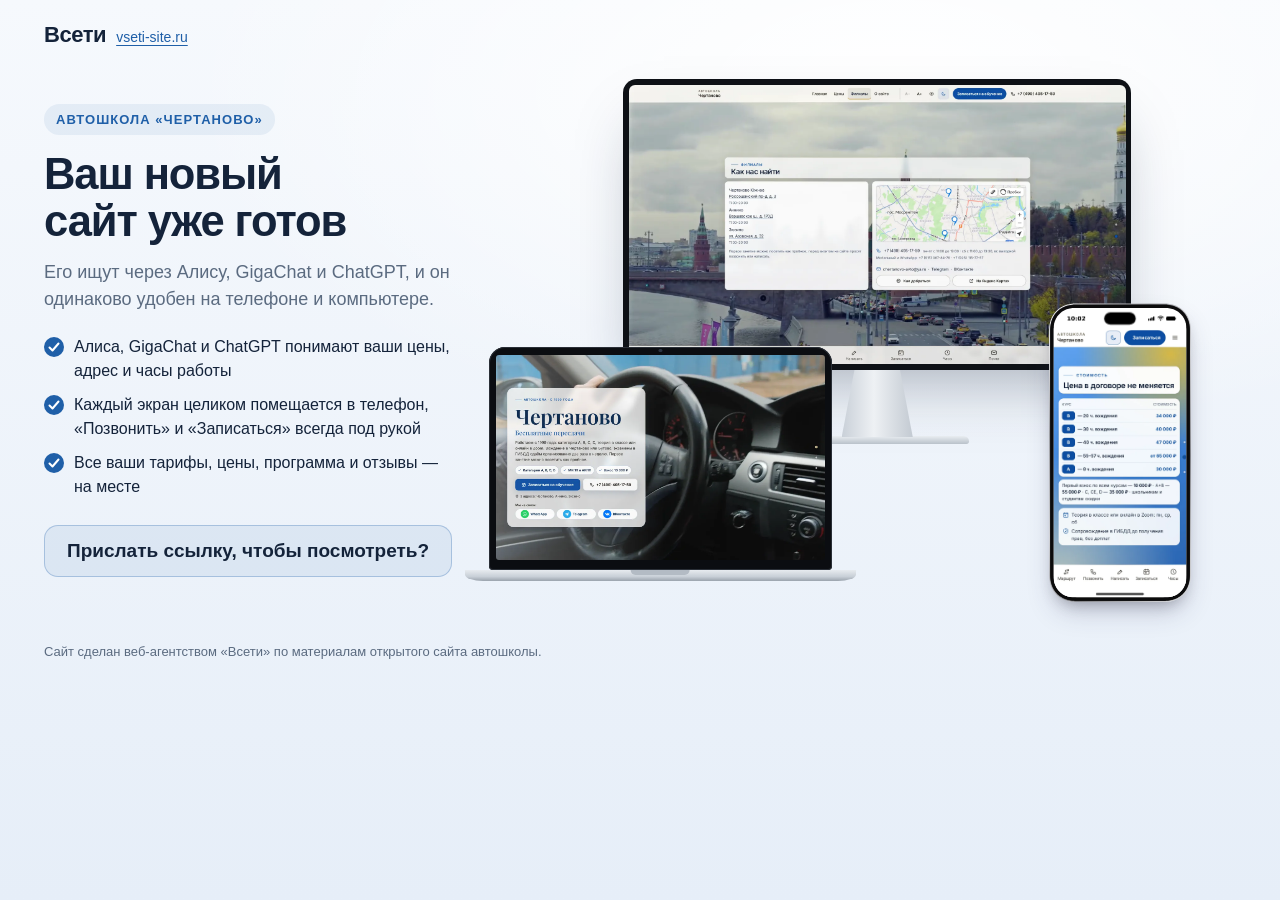
<file: vitrina/index.html>
<!doctype html>
<html lang="ru">
<head>
<meta charset="utf-8">
<meta name="viewport" content="width=device-width, initial-scale=1">
<meta name="robots" content="noindex, nofollow">
<title>Новый сайт автошколы «Чертаново» — веб-агентство «Всети»</title>
<style>
@layer stageshow{:where(.ss-phone){position:relative}.ss-phone{flex-shrink:0;box-shadow:0 calc(var(--ps) * 40) calc(var(--ps) * 80) calc(var(--ps) * -16) #32325d40,0 calc(var(--ps) * 24) calc(var(--ps) * 48) calc(var(--ps) * -24) #0000004d}.ss-phone__glass{height:100%}.ss-phone__window{position:relative;overflow:hidden;isolation:isolate}.ss-phone:is([data-frame=pro],[data-frame=silver],[data-frame=bezel],[data-frame=clay],[data-frame=outline],[data-frame=bare]){--ss-phone-glass: #0b0b0c;--ss-phone-rim: #2c2c2d;--ss-phone-seam: #e0dfdc;--ss-phone-line: var(--ss-text-faint, #9a9a9d);background:none}.ss-phone__bands{position:absolute;inset:0;overflow:visible;pointer-events:none}.ss-phone:is([data-frame=pro],[data-frame=silver],[data-frame=bezel],[data-frame=clay],[data-frame=outline]) .ss-phone__glass{position:relative}.ss-phone[data-frame=pro]{--ss-phone-band-1: #e3e3e6;--ss-phone-band-2: #9a9ba0;--ss-phone-band-3: #cfd0d4;--ss-phone-band-4: #85868b;--ss-phone-band-5: #c9cacd}.ss-stage[data-theme=dark] .ss-phone[data-frame=pro],.ss-stage[data-theme=glass] .ss-phone[data-frame=pro][data-dark]{--ss-phone-band-1: #5b5c61;--ss-phone-band-2: #2b2c2f;--ss-phone-band-3: #48494d;--ss-phone-band-4: #232427;--ss-phone-band-5: #404145}.ss-phone[data-frame=silver]{--ss-phone-band-1: #f4f4f6;--ss-phone-band-2: #c9cacf;--ss-phone-band-3: #eeeef1;--ss-phone-band-4: #b9babf;--ss-phone-band-5: #e6e6ea}.ss-phone[data-frame=bezel]{--ss-phone-glass: #111113}.ss-phone[data-frame=clay]{--ss-phone-clay-top: color-mix(in srgb, var(--ss-phone-clay, #ecebe8), #fff 45%);--ss-phone-clay-bottom: color-mix(in srgb, var(--ss-phone-clay, #ecebe8), #000 6%);box-shadow:0 calc(var(--ps) * 30) calc(var(--ps) * 60) calc(var(--ps) * -12) #32325d33,0 calc(var(--ps) * 16) calc(var(--ps) * 32) calc(var(--ps) * -16) #00000029}.ss-stage[data-theme=dark] .ss-phone[data-frame=clay]{--ss-phone-clay-top: color-mix(in srgb, var(--ss-phone-clay, #2a2a2e), #fff 6%);--ss-phone-clay-bottom: var(--ss-phone-clay, #2a2a2e);--ss-phone-seam: #333338}.ss-phone[data-frame=outline]{box-shadow:none}.ss-stage[data-theme=blueprint] .ss-phone[data-frame=outline]{--ss-phone-line: var(--ss-line)}.ss-phone:not([data-frame=android],[data-frame=soft]) .ss-phone__status{height:62px;padding:0}.ss-phone:not([data-frame=android],[data-frame=soft]) .ss-phone__time{position:absolute;top:21.5px;left:0;width:138.5px;line-height:22px;text-align:center}.ss-phone:not([data-frame=android],[data-frame=soft]) .ss-phone__glyphs{position:absolute;top:25.33px;left:285.25px;align-items:flex-start;gap:8px}.ss-phone:not([data-frame=android],[data-frame=soft]) .ss-phone__signal{margin-top:1px}.ss-phone:not([data-frame=android],[data-frame=soft]) .ss-phone__battery{margin-top:.33px}.ss-phone[data-frame=photo]{position:relative;background:none}.ss-phone__photo{position:absolute;z-index:4;background:var(--ss-phone-photo-light, none) center / 100% 100% no-repeat;pointer-events:none}.ss-stage[data-theme=dark] .ss-phone__photo,.ss-phone[data-dark] .ss-phone__photo{background-image:var(--ss-phone-photo-dark, var(--ss-phone-photo-light, none))}.ss-phone[data-frame=android]{background:linear-gradient(150deg,#3a3b3f,#1d1e21 40%,#2f3034 70%,#1a1b1e)}.ss-phone[data-frame=android] .ss-phone__glass{background:#050505}.ss-phone[data-frame=android] .ss-phone__island{top:14px;width:24px;height:24px;border-radius:50%}.ss-phone[data-frame=android] .ss-phone__status{height:48px;padding:0 26px}.ss-phone[data-frame=android] .ss-phone__time{font-family:system-ui,sans-serif;font-size:15px;font-weight:500}.ss-phone[data-frame=android] .ss-phone__content[data-status]{padding-top:48px}.ss-phone[data-frame=android] .ss-phone__home{width:108px;height:4px}.ss-phone[data-frame=soft]{box-shadow:0 0 0 calc(var(--ps) * 1.5) #0a25400d,0 calc(var(--ps) * 30) calc(var(--ps) * 60) calc(var(--ps) * -12) #32325d2e,0 calc(var(--ps) * 18) calc(var(--ps) * 36) calc(var(--ps) * -18) #0000001f}.ss-phone[data-frame=soft] .ss-phone__glass{background:#f6f9fc;box-shadow:inset 0 calc(var(--ps) * -2.9) calc(var(--ps) * 7.2) #0a254038}.ss-stage[data-theme=dark] .ss-phone[data-frame=soft] .ss-phone__glass{background:#1c2433;box-shadow:inset 0 calc(var(--ps) * -2.9) calc(var(--ps) * 7.2) #00000073}.ss-phone__screen{--pt: 1px;position:absolute;top:0;left:0;display:flex;flex-direction:column;overflow:hidden;background:#fff;color:#000;font-family:-apple-system,system-ui,sans-serif;font-size:15px;letter-spacing:-.015em;transform-origin:0 0;-webkit-font-smoothing:antialiased}.ss-phone[data-dark] .ss-phone__screen{background:#000;color:#fff}.ss-phone__status{position:absolute;top:0;right:0;left:0;z-index:2;display:flex;align-items:center;justify-content:space-between;height:54px;padding:0 34px 0 52px;transition:color .3s ease;will-change:transform}.ss-phone__time{font-family:SF Pro Text,-apple-system,system-ui,sans-serif;font-variation-settings:"opsz" 17;font-size:17.67px;font-weight:590;letter-spacing:0}.ss-phone__island{position:absolute;top:var(--ss-island-top, 14px);left:50%;z-index:3;width:var(--ss-island-w, 95px);height:37px;border-radius:18.5px;background:#000;transform:translate(-50%)}.ss-phone__glyphs{display:flex;align-items:center;gap:8px}.ss-phone__glyph{display:block}.ss-phone__content{position:relative;flex:1;min-height:0}.ss-phone__content[data-status]{padding-top:62px}.ss-phone__content:not([data-status]){padding-top:44px}.ss-phone[data-frame=bare] .ss-phone__content{padding-right:8px;padding-left:8px}.ss-phone__home{position:absolute;bottom:8px;left:50%;z-index:2;width:144px;height:5px;border-radius:2.5px;background:currentColor;transform:translate(-50%);transition:color .3s ease;will-change:transform}.ss-lock{position:absolute;inset:0;color:#fff;text-align:center}.ss-lock__date{margin-top:66px;font-size:22px;font-weight:600;letter-spacing:-.01em;opacity:.85}.ss-lock__clock{margin-top:-4px;font-size:112px;font-weight:700;line-height:1;letter-spacing:-.035em;font-variant-numeric:tabular-nums;opacity:.92}.ss-lock__stack{position:absolute;right:0;bottom:118px;left:0;display:flex;flex-direction:column;gap:8px;text-align:left}.ss-lock__stack[data-at=top]{top:290px;bottom:auto}.ss-lock__controls{position:absolute;right:46px;bottom:48px;left:46px;display:flex;justify-content:space-between}.ss-lock__control{display:grid;place-items:center;width:50px;height:50px;border-radius:50%;background:#0a0c1842;backdrop-filter:blur(24px) saturate(1.3);color:#fff}.ss-notification{display:flex;align-items:center;gap:13px;margin:0 18px;padding:14px 17px 14px 14px;border-radius:23px;background:#fcfcfdc2;backdrop-filter:blur(30px) saturate(1.25);box-shadow:0 4px 24px #0000000f;color:#000;text-align:left}.ss-notification[data-banner]{position:absolute;top:56px;right:0;left:0;z-index:2;animation:ss-banner-in .52s cubic-bezier(.2,.9,.25,1) both}@keyframes ss-banner-in{0%{transform:translateY(-110px)}}.ss-notification__icon{display:grid;flex-shrink:0;place-items:center;width:38px;height:38px;overflow:hidden;border-radius:9px;background:var(--ss-accent);color:#fff}.ss-notification__icon:has(>img){background:none}.ss-notification__icon>img{display:block;width:100%;height:100%}.ss-notification__text{display:flex;flex:1;flex-direction:column;min-width:0;font-size:15px;line-height:18px;letter-spacing:-.016em}.ss-notification__head{display:flex;align-items:baseline;gap:8px}.ss-notification__title{flex:1;min-width:0;overflow:hidden;font-weight:600;white-space:nowrap;text-overflow:ellipsis}.ss-notification__time{flex-shrink:0;font-size:12px;letter-spacing:-.005em;color:#3c3c4399}.ss-notification__body{display:-webkit-box;overflow:hidden;-webkit-line-clamp:3;-webkit-box-orient:vertical}.ss-lock[data-size=satellite] .ss-lock__stack{top:232px;bottom:auto}.ss-lock[data-size=satellite][data-clock=off] .ss-lock__stack{top:74px}.ss-notification{will-change:transform}.ss-phone:not([data-dark]) .ss-notification{background:#ffffffeb;box-shadow:0 0 0 .5px #00000014,0 8px 24px #0000001f}.ss-phone__time-bar{display:inline-block;width:30px;height:7px;border-radius:4px;background:currentColor;opacity:.5}}
:root{--ink:#14233a;--muted:#5b6b80;--accent:#1f5fa8;--sand:#ffc94d;--bg1:#f6f9fd;--bg2:#e6eef8}
*{box-sizing:border-box}
html,body{margin:0}
body{font:16px/1.5 -apple-system,"Segoe UI",Roboto,Arial,sans-serif;color:var(--ink);background:radial-gradient(1200px 600px at 70% 10%,#ffffff 0,rgba(255,255,255,0) 60%),linear-gradient(180deg,var(--bg1),var(--bg2));min-height:100vh}
a{color:inherit}
.top{display:flex;align-items:center;justify-content:space-between;max-width:1240px;margin:0 auto;padding:18px 24px}
.brand{display:flex;align-items:baseline;gap:10px;text-decoration:none}
.brand b{font-size:22px;letter-spacing:-.02em}
.brand span{font-size:14px;color:var(--accent);text-decoration:underline;text-underline-offset:3px}
.hero{max-width:1240px;margin:0 auto;padding:10px 24px 40px;display:grid;grid-template-columns:minmax(0,.82fr) minmax(0,1.5fr);gap:36px;align-items:center}
.eyebrow{display:inline-block;font-size:13px;font-weight:600;letter-spacing:.08em;text-transform:uppercase;color:var(--accent);background:rgba(31,95,168,.08);padding:6px 12px;border-radius:999px}
h1{text-wrap:balance;font-size:clamp(30px,3.4vw,48px);line-height:1.08;letter-spacing:-.025em;margin:16px 0 14px}
.lead{font-size:18px;color:var(--muted);margin:0 0 22px;max-width:30em}
.pts{list-style:none;padding:0;margin:0 0 26px;display:grid;gap:10px}
.pts li{display:flex;gap:10px;align-items:flex-start}
.pts li::before{content:"";flex:none;width:20px;height:20px;margin-top:2px;border-radius:50%;background:var(--accent) url("data:image/svg+xml,%3Csvg xmlns='http://www.w3.org/2000/svg' viewBox='0 0 20 20'%3E%3Cpath d='M5.5 10.5l3 3 6-7' fill='none' stroke='%23fff' stroke-width='2' stroke-linecap='round' stroke-linejoin='round'/%3E%3C/svg%3E") center/100% no-repeat}
.cta{display:flex;flex-wrap:wrap;gap:14px;align-items:center}
.btn{display:inline-flex;align-items:center;gap:8px;min-height:52px;padding:0 26px;border-radius:14px;background:var(--accent);color:#fff;font-weight:600;text-decoration:none;box-shadow:0 10px 24px rgba(31,95,168,.28)}
.btn:hover{background:#174a86}
.ask{margin:0;display:inline-flex;align-items:center;min-height:52px;padding:12px 22px;line-height:1.3;border-radius:14px;background:rgba(31,95,168,.08);border:1.5px solid rgba(31,95,168,.28);color:var(--ink);font-size:19px;font-weight:600}
/* сцена с устройствами */
.stage{position:relative;width:100%;aspect-ratio:16/11.2}
.dv{position:absolute}
.dv img{display:block;width:100%;height:100%;object-fit:cover;object-position:center top}
.mon .scr img,.lap .scr img{height:auto}
.mon{left:18%;top:0;width:68%}
.mon .scr{padding:1.1%;background:#0e1116;border-radius:14px;box-shadow:0 30px 60px -20px rgba(20,35,58,.35)}
.mon .scr img{border-radius:6px}
.mon .neck{width:14%;aspect-ratio:1/.95;margin:0 auto;background:linear-gradient(90deg,#c9d0d8,#eef1f4 45%,#c3cad2);clip-path:polygon(18% 0,82% 0,100% 100%,0 100%)}
.mon .foot{width:36%;aspect-ratio:36/1.5;margin:-1px auto 0;border-radius:6px 6px 3px 3px;background:linear-gradient(180deg,#e9edf1,#b9c1ca);box-shadow:0 12px 20px -8px rgba(20,35,58,.4)}
.lap{left:0;bottom:4%;width:46%}
.lap .scr{padding:2.2% 2.2% 3%;background:#0b0d11;border-radius:16px 16px 4px 4px;position:relative;box-shadow:0 0 0 1px #2a2f37 inset}
.lap .scr::before{content:"";position:absolute;top:1%;left:50%;width:.9%;aspect-ratio:1;border-radius:50%;background:#2b3442;transform:translateX(-50%)}
.lap .scr img{border-radius:3px}
.lap .base{position:relative;height:0;padding-bottom:3.2%;margin:0 -7%;background:linear-gradient(180deg,#e7ebef 0,#c8cfd7 60%,#9aa3ad 100%);border-radius:0 0 18px 18px/0 0 60% 60%;box-shadow:0 22px 30px -14px rgba(20,35,58,.45)}
.lap .base::after{content:"";position:absolute;top:0;left:50%;width:15%;height:40%;transform:translateX(-50%);background:#b3bbc4;border-radius:0 0 8px 8px}
.tab{right:1.5%;bottom:3%;width:23%}
.tab .scr{aspect-ratio:820/1180;padding:4.5%;background:#121419;border-radius:22px;box-shadow:0 0 0 2px #c7ced6,0 28px 50px -18px rgba(20,35,58,.45)}
.tab .scr img{border-radius:10px}
.ph{right:6%;bottom:0;width:340px;transform-origin:100% 100%}
.ph-shot{display:block;width:100%;height:auto}
.note{max-width:1240px;margin:0 auto;padding:0 24px 34px;color:var(--muted);font-size:13px}
@media (max-width:600px){
  .stage{aspect-ratio:16/9.8}
  .mon{display:none}
  .lap{left:6%;width:64%;bottom:6%}
  .ph{right:5%}
}
@media (max-width:900px){
  .hero{grid-template-columns:1fr;gap:26px;padding-top:0}
  .stage{order:-1}
  .lead{font-size:16.5px}
}
</style>
</head>
<body>
<header class="top"><a class="brand" href="https://vseti-site.ru/" target="_blank" rel="noopener"><b>Всети</b><span>vseti-site.ru</span></a></header>
<main class="hero">
  <div class="txt">
    <span class="eyebrow">Автошкола «Чертаново»</span>
    <h1>Ваш новый сайт уже готов</h1>
    <p class="lead">Его ищут через Алису, GigaChat и ChatGPT, и он одинаково удобен на телефоне и компьютере.</p>
    <ul class="pts">
      <li>Алиса, GigaChat и ChatGPT понимают ваши цены, адрес и часы работы</li>
      <li>Каждый экран целиком помещается в телефон, «Позвонить» и «Записаться» всегда под рукой</li>
      <li>Все ваши тарифы, цены, программа и отзывы — на месте</li>
    </ul>
    <div class="cta">
      <p class="ask">Прислать ссылку, чтобы посмотреть?</p>
    </div>
  </div>
  <div class="stage" id="stage" aria-label="Новый сайт на компьютере, ноутбуке и телефоне">
    <div class="dv mon"><div class="scr"><img src="img/monitor.webp?v=2" alt="" width="1600" height="900"></div><div class="neck"></div><div class="foot"></div></div>
    <div class="dv lap"><div class="scr"><img src="img/laptop.webp?v=2" alt="" width="1280" height="800"></div><div class="base"></div></div>
    <div class="dv ph" id="ph"><div class="ss-phone z-phone" data-frame="pro" style="width: 340px; height: 714.953px; padding: 2.38318px; border-radius: 61.1682px; --ps: 0.794392523364486px;"><svg class="ss-phone__bands" width="100%" height="100%" aria-hidden="true"><defs><linearGradient id="ph-band" x1="0.2" y1="0" x2="0.8" y2="1"><stop offset="0" style="stop-color: var(--ss-phone-band-1);"></stop><stop offset="0.22" style="stop-color: var(--ss-phone-band-2);"></stop><stop offset="0.48" style="stop-color: var(--ss-phone-band-3);"></stop><stop offset="0.74" style="stop-color: var(--ss-phone-band-4);"></stop><stop offset="1" style="stop-color: var(--ss-phone-band-5);"></stop></linearGradient><linearGradient id="ph-clay" x1="0" y1="0" x2="0" y2="1"><stop offset="0" style="stop-color: var(--ss-phone-clay-top);"></stop><stop offset="1" style="stop-color: var(--ss-phone-clay-bottom);"></stop></linearGradient></defs><g transform="translate(10.327102803738317 10.327102803738317)" stroke-linejoin="round"><path d="M262.94 0.00L267.09 0.06L270.49 0.24L273.65 0.53L276.65 0.94L279.51 1.47L282.27 2.11L284.93 2.87L287.50 3.74L289.97 4.72L292.36 5.81L294.65 7.02L296.85 8.33L298.96 9.75L300.98 11.27L302.90 12.90L304.72 14.62L306.45 16.45L308.08 18.37L309.60 20.38L311.02 22.49L312.33 24.70L313.53 26.99L314.63 29.37L315.61 31.85L316.48 34.41L317.24 37.07L317.88 39.83L318.41 42.70L318.82 45.69L319.11 48.85L319.29 52.25L319.35 56.40L319.35 637.90L319.29 642.04L319.11 645.45L318.82 648.60L318.41 651.60L317.88 654.47L317.24 657.23L316.48 659.89L315.61 662.45L314.63 664.92L313.53 667.31L312.33 669.60L311.02 671.80L309.60 673.91L308.08 675.93L306.45 677.85L304.72 679.68L302.90 681.40L300.98 683.03L298.96 684.55L296.85 685.97L294.65 687.28L292.36 688.49L289.97 689.58L287.50 690.56L284.93 691.43L282.27 692.19L279.51 692.83L276.65 693.36L273.65 693.77L270.49 694.06L267.09 694.24L262.94 694.30L56.40 694.30L52.25 694.24L48.85 694.06L45.69 693.77L42.70 693.36L39.83 692.83L37.07 692.19L34.41 691.43L31.85 690.56L29.37 689.58L26.99 688.49L24.70 687.28L22.49 685.97L20.38 684.55L18.37 683.03L16.45 681.40L14.62 679.68L12.90 677.85L11.27 675.93L9.75 673.91L8.33 671.80L7.02 669.60L5.81 667.31L4.72 664.92L3.74 662.45L2.87 659.89L2.11 657.23L1.47 654.47L0.94 651.60L0.53 648.60L0.24 645.45L0.06 642.04L0.00 637.90L0.00 56.40L0.06 52.25L0.24 48.85L0.53 45.69L0.94 42.70L1.47 39.83L2.11 37.07L2.87 34.41L3.74 31.85L4.72 29.37L5.81 26.99L7.02 24.70L8.33 22.49L9.75 20.38L11.27 18.37L12.90 16.45L14.62 14.62L16.45 12.90L18.37 11.27L20.38 9.75L22.49 8.33L24.70 7.02L26.99 5.81L29.37 4.72L31.85 3.74L34.41 2.87L37.07 2.11L39.83 1.47L42.70 0.94L45.69 0.53L48.85 0.24L52.25 0.06L56.40 0.00Z" fill="none" stroke-width="20.654205607476634" stroke="url(#ph-band)"></path><path d="M262.94 0.00L267.09 0.06L270.49 0.24L273.65 0.53L276.65 0.94L279.51 1.47L282.27 2.11L284.93 2.87L287.50 3.74L289.97 4.72L292.36 5.81L294.65 7.02L296.85 8.33L298.96 9.75L300.98 11.27L302.90 12.90L304.72 14.62L306.45 16.45L308.08 18.37L309.60 20.38L311.02 22.49L312.33 24.70L313.53 26.99L314.63 29.37L315.61 31.85L316.48 34.41L317.24 37.07L317.88 39.83L318.41 42.70L318.82 45.69L319.11 48.85L319.29 52.25L319.35 56.40L319.35 637.90L319.29 642.04L319.11 645.45L318.82 648.60L318.41 651.60L317.88 654.47L317.24 657.23L316.48 659.89L315.61 662.45L314.63 664.92L313.53 667.31L312.33 669.60L311.02 671.80L309.60 673.91L308.08 675.93L306.45 677.85L304.72 679.68L302.90 681.40L300.98 683.03L298.96 684.55L296.85 685.97L294.65 687.28L292.36 688.49L289.97 689.58L287.50 690.56L284.93 691.43L282.27 692.19L279.51 692.83L276.65 693.36L273.65 693.77L270.49 694.06L267.09 694.24L262.94 694.30L56.40 694.30L52.25 694.24L48.85 694.06L45.69 693.77L42.70 693.36L39.83 692.83L37.07 692.19L34.41 691.43L31.85 690.56L29.37 689.58L26.99 688.49L24.70 687.28L22.49 685.97L20.38 684.55L18.37 683.03L16.45 681.40L14.62 679.68L12.90 677.85L11.27 675.93L9.75 673.91L8.33 671.80L7.02 669.60L5.81 667.31L4.72 664.92L3.74 662.45L2.87 659.89L2.11 657.23L1.47 654.47L0.94 651.60L0.53 648.60L0.24 645.45L0.06 642.04L0.00 637.90L0.00 56.40L0.06 52.25L0.24 48.85L0.53 45.69L0.94 42.70L1.47 39.83L2.11 37.07L2.87 34.41L3.74 31.85L4.72 29.37L5.81 26.99L7.02 24.70L8.33 22.49L9.75 20.38L11.27 18.37L12.90 16.45L14.62 14.62L16.45 12.90L18.37 11.27L20.38 9.75L22.49 8.33L24.70 7.02L26.99 5.81L29.37 4.72L31.85 3.74L34.41 2.87L37.07 2.11L39.83 1.47L42.70 0.94L45.69 0.53L48.85 0.24L52.25 0.06L56.40 0.00Z" fill="none" stroke-width="15.88785046728972" style="stroke: var(--ss-phone-rim);"></path><path d="M262.94 0.00L267.09 0.06L270.49 0.24L273.65 0.53L276.65 0.94L279.51 1.47L282.27 2.11L284.93 2.87L287.50 3.74L289.97 4.72L292.36 5.81L294.65 7.02L296.85 8.33L298.96 9.75L300.98 11.27L302.90 12.90L304.72 14.62L306.45 16.45L308.08 18.37L309.60 20.38L311.02 22.49L312.33 24.70L313.53 26.99L314.63 29.37L315.61 31.85L316.48 34.41L317.24 37.07L317.88 39.83L318.41 42.70L318.82 45.69L319.11 48.85L319.29 52.25L319.35 56.40L319.35 637.90L319.29 642.04L319.11 645.45L318.82 648.60L318.41 651.60L317.88 654.47L317.24 657.23L316.48 659.89L315.61 662.45L314.63 664.92L313.53 667.31L312.33 669.60L311.02 671.80L309.60 673.91L308.08 675.93L306.45 677.85L304.72 679.68L302.90 681.40L300.98 683.03L298.96 684.55L296.85 685.97L294.65 687.28L292.36 688.49L289.97 689.58L287.50 690.56L284.93 691.43L282.27 692.19L279.51 692.83L276.65 693.36L273.65 693.77L270.49 694.06L267.09 694.24L262.94 694.30L56.40 694.30L52.25 694.24L48.85 694.06L45.69 693.77L42.70 693.36L39.83 692.83L37.07 692.19L34.41 691.43L31.85 690.56L29.37 689.58L26.99 688.49L24.70 687.28L22.49 685.97L20.38 684.55L18.37 683.03L16.45 681.40L14.62 679.68L12.90 677.85L11.27 675.93L9.75 673.91L8.33 671.80L7.02 669.60L5.81 667.31L4.72 664.92L3.74 662.45L2.87 659.89L2.11 657.23L1.47 654.47L0.94 651.60L0.53 648.60L0.24 645.45L0.06 642.04L0.00 637.90L0.00 56.40L0.06 52.25L0.24 48.85L0.53 45.69L0.94 42.70L1.47 39.83L2.11 37.07L2.87 34.41L3.74 31.85L4.72 29.37L5.81 26.99L7.02 24.70L8.33 22.49L9.75 20.38L11.27 18.37L12.90 16.45L14.62 14.62L16.45 12.90L18.37 11.27L20.38 9.75L22.49 8.33L24.70 7.02L26.99 5.81L29.37 4.72L31.85 3.74L34.41 2.87L37.07 2.11L39.83 1.47L42.70 0.94L45.69 0.53L48.85 0.24L52.25 0.06L56.40 0.00Z" fill="none" stroke-width="14.69626168224299" style="stroke: var(--ss-phone-glass);"></path></g></svg><div class="ss-phone__glass" style="padding: 7.94393px; border-radius: 58.785px;"><div class="ss-phone__window" style="width: 319.346px; height: 694.299px; clip-path: path(&quot;M 262.94 0 L 267.09 0.06 L 270.49 0.24 L 273.65 0.53 L 276.65 0.94 L 279.51 1.47 L 282.27 2.11 L 284.93 2.87 L 287.5 3.74 L 289.97 4.72 L 292.36 5.81 L 294.65 7.02 L 296.85 8.33 L 298.96 9.75 L 300.98 11.27 L 302.9 12.9 L 304.72 14.62 L 306.45 16.45 L 308.08 18.37 L 309.6 20.38 L 311.02 22.49 L 312.33 24.7 L 313.53 26.99 L 314.63 29.37 L 315.61 31.85 L 316.48 34.41 L 317.24 37.07 L 317.88 39.83 L 318.41 42.7 L 318.82 45.69 L 319.11 48.85 L 319.29 52.25 L 319.35 56.4 L 319.35 637.9 L 319.29 642.04 L 319.11 645.45 L 318.82 648.6 L 318.41 651.6 L 317.88 654.47 L 317.24 657.23 L 316.48 659.89 L 315.61 662.45 L 314.63 664.92 L 313.53 667.31 L 312.33 669.6 L 311.02 671.8 L 309.6 673.91 L 308.08 675.93 L 306.45 677.85 L 304.72 679.68 L 302.9 681.4 L 300.98 683.03 L 298.96 684.55 L 296.85 685.97 L 294.65 687.28 L 292.36 688.49 L 289.97 689.58 L 287.5 690.56 L 284.93 691.43 L 282.27 692.19 L 279.51 692.83 L 276.65 693.36 L 273.65 693.77 L 270.49 694.06 L 267.09 694.24 L 262.94 694.3 L 56.4 694.3 L 52.25 694.24 L 48.85 694.06 L 45.69 693.77 L 42.7 693.36 L 39.83 692.83 L 37.07 692.19 L 34.41 691.43 L 31.85 690.56 L 29.37 689.58 L 26.99 688.49 L 24.7 687.28 L 22.49 685.97 L 20.38 684.55 L 18.37 683.03 L 16.45 681.4 L 14.62 679.68 L 12.9 677.85 L 11.27 675.93 L 9.75 673.91 L 8.33 671.8 L 7.02 669.6 L 5.81 667.31 L 4.72 664.92 L 3.74 662.45 L 2.87 659.89 L 2.11 657.23 L 1.47 654.47 L 0.94 651.6 L 0.53 648.6 L 0.24 645.45 L 0.06 642.04 L 0 637.9 L 0 56.4 L 0.06 52.25 L 0.24 48.85 L 0.53 45.69 L 0.94 42.7 L 1.47 39.83 L 2.11 37.07 L 2.87 34.41 L 3.74 31.85 L 4.72 29.37 L 5.81 26.99 L 7.02 24.7 L 8.33 22.49 L 9.75 20.38 L 11.27 18.37 L 12.9 16.45 L 14.62 14.62 L 16.45 12.9 L 18.37 11.27 L 20.38 9.75 L 22.49 8.33 L 24.7 7.02 L 26.99 5.81 L 29.37 4.72 L 31.85 3.74 L 34.41 2.87 L 37.07 2.11 L 39.83 1.47 L 42.7 0.94 L 45.69 0.53 L 48.85 0.24 L 52.25 0.06 L 56.4 0 Z&quot;);"><div class="ss-phone__screen" style="width: 402px; height: 874px; transform: scale(0.794393); --ss-screen-r: 64px;"><div class="ss-phone__status"><span class="ss-phone__time">10:02</span><span class="ss-phone__glyphs"><svg viewBox="0 0 20.33 13.67" width="20.33" height="13.67" class="ss-phone__glyph ss-phone__signal"><rect x="0" y="7.34" width="3.333" height="6.33" rx="1.667" fill="currentColor"></rect><rect x="5.667" y="5" width="3.333" height="8.67" rx="1.667" fill="currentColor"></rect><rect x="11.334" y="2.67" width="3.333" height="11" rx="1.667" fill="currentColor"></rect><rect x="17.000999999999998" y="0" width="3.333" height="13.67" rx="1.667" fill="currentColor"></rect></svg><svg viewBox="0 0 19.33 14.33" width="19.33" height="14.33" class="ss-phone__glyph ss-phone__wifi"><path fill-rule="evenodd" fill="currentColor" d="M0.415933 5.54283C0.902185 6.04412 1.66017 5.95818 2.27513 5.41393C4.30595 3.58064 6.83731 2.63535 9.66901 2.63535C12.5007 2.63535 15.0464 3.60928 17.0629 5.41393C17.6636 5.97251 18.4215 6.0298 18.9221 5.54283C19.4226 5.02722 19.4942 4.2538 18.9793 3.70954C16.8341 1.51819 13.3302 0 9.66901 0C6.00783 0 2.48965 1.53251 0.358727 3.72387C-0.156127 4.2538 -0.0989213 5.02722 0.415933 5.55715L0.415933 5.54283ZM3.94841 9.13779C4.50617 9.68205 5.22124 9.62476 5.85051 9.10915C6.88022 8.29276 8.25316 7.73418 9.66901 7.7485C11.0706 7.7485 12.4435 8.29276 13.4875 9.12347C14.1168 9.63908 14.8605 9.66773 15.4039 9.12347C15.9331 8.57921 16.0189 7.7485 15.4611 7.23289C14.0739 5.98683 11.9859 5.11315 9.68332 5.11315C7.38077 5.11315 5.27845 5.98683 3.9055 7.23289C3.41925 7.69121 3.31914 8.47896 3.96271 9.13779L3.94841 9.13779ZM8.72511 13.8929C9.34008 14.4801 9.98365 14.4801 10.5986 13.8929L11.757 12.7757C12.372 12.1742 12.5007 11.4151 11.7999 10.8995C11.2136 10.4841 10.4699 10.212 9.66901 10.212C8.86813 10.212 8.11015 10.4841 7.53809 10.9138C6.83731 11.4151 6.98033 12.1885 7.59529 12.7757L8.73942 13.8929L8.72511 13.8929Z"></path></svg><svg viewBox="0 0 29.33 13.67" width="29.33" height="13.67" class="ss-phone__glyph ss-phone__battery"><path fill="currentColor" d="M0 6.4C0 4.15979 0 3.03969 0.435974 2.18404C0.819467 1.43139 1.43139 0.819467 2.18404 0.435974C3.03969 0 4.15979 0 6.4 0L19.933 0C22.1732 0 23.2933 0 24.149 0.435974C24.9016 0.819467 25.5135 1.43139 25.897 2.18404C26.333 3.03969 26.333 4.15979 26.333 6.4L26.333 7.26666C26.333 9.50687 26.333 10.627 25.897 11.4826C25.5135 12.2353 24.9016 12.8472 24.149 13.2307C23.2933 13.6667 22.1732 13.6667 19.933 13.6667L6.4 13.6667C4.15979 13.6667 3.03969 13.6667 2.18404 13.2307C1.43139 12.8472 0.819467 12.2353 0.435974 11.4826C0 10.627 0 9.50687 0 7.26666L0 6.4Z"></path><path fill-rule="evenodd" fill="currentColor" transform="translate(27.33 4.33)" d="M0 0L0 5C0.601505 4.8625 2 3.75 2 2.5C2 1.25 0.601505 0.1375 0 0Z"></path></svg></span></div><span class="ss-phone__island"></span><div class="ss-phone__content" data-status="true"><img class="ph-shot" src="img/phone.webp?v=2" alt="Новый сайт автошколы «Чертаново» на телефоне" width="393" height="794"></div><span class="ss-phone__home"></span></div></div></div></div></div>
  </div>
</main>
<p class="note">Сайт сделан веб-агентством «Всети» по материалам открытого сайта автошколы.</p>
<script>
(function(){var st=document.getElementById('stage'),ph=document.getElementById('ph');
function fit(){var k=st.clientWidth*(innerWidth<=600?0.27:0.19)/340;ph.style.transform='scale('+k+')';}
fit();addEventListener('resize',fit);})();
</script>
</body>
</html>
</file>
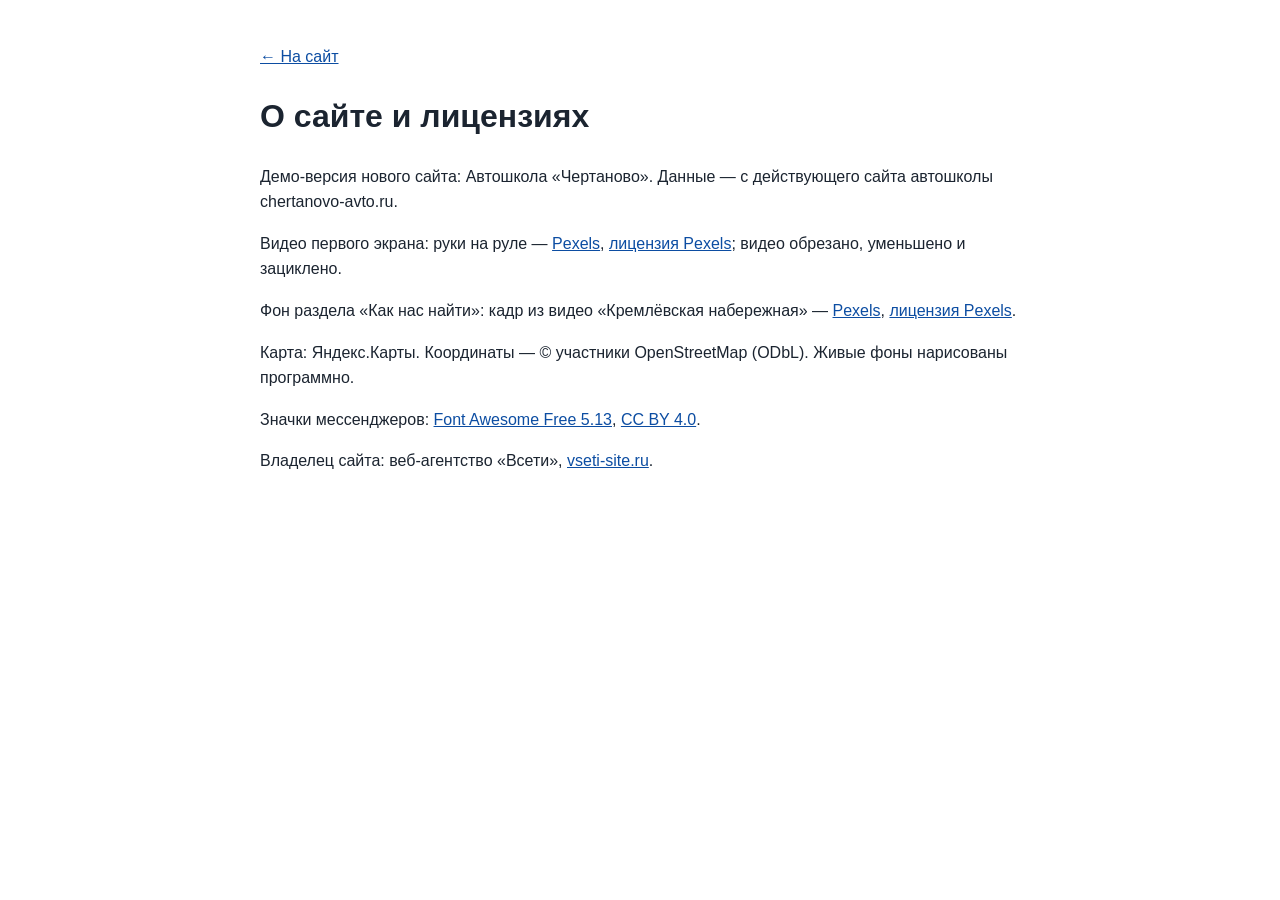
<file: credits.html>
<!doctype html><html lang="ru"><head><meta charset="utf-8"><meta name="viewport" content="width=device-width,initial-scale=1"><meta name="robots" content="noindex"><title>О сайте — Автошкола «Чертаново»</title>
<style>body{font:16px/1.6 Inter,Arial,sans-serif;max-width:760px;margin:0 auto;padding:28px 18px;color:#1b2430}a{color:#0c4da2}</style></head><body>
<p><a href="./">← На сайт</a></p><h1>О сайте и лицензиях</h1>
<p>Демо-версия нового сайта: Автошкола «Чертаново». Данные — с действующего сайта автошколы chertanovo-avto.ru.</p>
<p>Видео первого экрана: руки на руле — <a href="https://www.pexels.com/video/5951267/" target="_blank" rel="noopener">Pexels</a>, <a href="https://www.pexels.com/license/" target="_blank" rel="noopener">лицензия Pexels</a>; видео обрезано, уменьшено и зациклено.</p>
<p>Фон раздела «Как нас найти»: кадр из видео «Кремлёвская набережная» — <a href="https://www.pexels.com/video/34419618/" target="_blank" rel="noopener">Pexels</a>, <a href="https://www.pexels.com/license/" target="_blank" rel="noopener">лицензия Pexels</a>.</p>
<p>Карта: Яндекс.Карты. Координаты — © участники OpenStreetMap (ODbL). Живые фоны нарисованы программно.</p>
<p>Значки мессенджеров: <a href="https://fontawesome.com" target="_blank" rel="noopener">Font Awesome Free 5.13</a>, <a href="https://creativecommons.org/licenses/by/4.0/" target="_blank" rel="noopener">CC BY 4.0</a>.</p>
<p>Владелец сайта: веб-агентство «Всети», <a href="https://vseti-site.ru" target="_blank" rel="noopener">vseti-site.ru</a>.</p>
</body></html>
</file>
<file: css/etalon.css>
/* ==========================================================================
   Эталон нотариуса. Общий слой поверх встроенных стилей index.html:
   видео-первый экран, «жидкое стекло», интерьеры на фоне экранов,
   шапка и нижняя панель со второго экрана, карточки Spotlight Card.
   ========================================================================== */

/* плавное проявление подсветки рамки (Chrome/Safari/Firefox новых версий) */
@property --hl{syntax:'<number>';inherits:true;initial-value:0}

:root{
  --glass:rgba(0,0,0,.4);
  --glass-blur:4px;
  --spot:255,196,108;          /* тёплый янтарь под интерьеры */
  --spring:cubic-bezier(.2,.9,.3,1.35);
}

/* ---------- светлый текст на тёмном стекле для всего, что лежит на фото ---------- */
.sec:not(.sec-hero),.hdr,.bar,.mmenu{
  --card:rgba(0,0,0,.4); --card-rgb:0,0,0;
  --text:#fff; --muted:rgba(255,255,255,.84);
  --line:rgba(255,255,255,.3); --line2:rgba(255,255,255,.2);
  --accent:#ecd9ac; --accent-d:#f6e9c8; --accent-l:#d3bc8a; --accent-soft:rgba(255,255,255,.13);
  --bg:rgba(0,0,0,.3); --bg2:transparent; --bg3:rgba(255,255,255,.13);
  --on-accent:#1d170b;
  --shadow:0 1px 12px rgba(0,0,0,.35); --shadow-lg:0 18px 50px rgba(0,0,0,.5);
  --ok:#8fe3a8; --bad:#ff9f96;
  color:#fff;
}
.sec:not(.sec-hero){background:#2b2319}
.sec:not(.sec-hero) .sec-scroll{
  position:relative;z-index:1;
  padding-top:calc(var(--hdr-h) / var(--zc,1) + 12px);padding-bottom:calc(var(--bar-h) + 12px);
  text-shadow:0 1px 2px rgba(0,0,0,.45)
}
.sec:not(.sec-hero) :is(input,select,textarea,button.btn,.btn){text-shadow:none}

/* ---------- фон экранов: интерьеры, затемнение ровно 50% ---------- */
.sec-bg{position:absolute;inset:0;z-index:0;overflow:hidden;pointer-events:none;background:#2b2319}
.sec-bg picture{display:block;width:100%;height:100%}
.sec-bg img{display:block;width:100%;height:100%;object-fit:cover;opacity:0;transition:opacity .9s ease}
.sec-bg img.ld,html:not(.js) .sec-bg img{opacity:1}
.sec-bg::after{content:"";position:absolute;inset:0;background:rgba(0,0,0,.5)}

/* ==========================================================================
   Жидкое стекло
   ========================================================================== */
.glass,
.sec:not(.sec-hero) :is(.sec-head,.svc,.step,.rev,.rsum,.cred,.cbox,.fq,.about-txt,.tf-card,.quote,.ilink,.chips li,.foot,.rate-chip){
  position:relative;isolation:isolate;
  background:var(--glass);
  -webkit-backdrop-filter:blur(var(--glass-blur));backdrop-filter:blur(var(--glass-blur));
  border:0;border-radius:var(--radius);
  box-shadow:0 8px 30px rgba(0,0,0,.14);
}
/* тонкая светлая рамка-градиент; рядом с курсором рамка разгорается (--hl, --x, --y) */
.glass::after,
.sec:not(.sec-hero) :is(.sec-head,.svc,.step,.rev,.rsum,.cred,.cbox,.fq,.about-txt,.tf-card,.quote,.ilink,.chips li,.foot,.rate-chip)::after{
  content:"";position:absolute;inset:0;border-radius:inherit;padding:1.4px;pointer-events:none;z-index:2;
  background:
    radial-gradient(230px circle at var(--x,50%) var(--y,50%),rgba(255,226,160,calc(var(--hl,0)*1)),rgba(var(--spot),calc(var(--hl,0)*.65)) 38%,transparent 72%),
    linear-gradient(160deg,rgba(255,255,255,.58) 0%,rgba(255,255,255,.16) 22%,rgba(255,255,255,0) 44%,rgba(255,255,255,0) 60%,rgba(255,255,255,.16) 82%,rgba(255,255,255,.5) 100%);
  -webkit-mask:linear-gradient(#000 0 0) content-box,linear-gradient(#000 0 0);
  -webkit-mask-composite:xor;mask-composite:exclude;
}
.sec:not(.sec-hero) .sec-head{display:block;width:fit-content;max-width:100%;border-radius:18px;padding:14px 22px 16px;margin-bottom:16px}
.sec:not(.sec-hero) .sec-head .h2{margin-top:8px}
.sec:not(.sec-hero) .sec-head .lead{margin-top:8px}
.sec:not(.sec-hero) .sec-head .demo-note{background:rgba(255,255,255,.1);border-left-color:var(--accent)}

/* ==========================================================================
   Spotlight Card: пятно света под курсором внутри карточки (::before),
   подсветка рамки рядом с курсором (::after выше), «прыжок» scale + тень.
   Позицию --x/--y ставит один общий обработчик pointermove (js/etalon.js).
   ========================================================================== */
.glow{position:relative;isolation:isolate;--hov:1.035}
.glow::before{
  content:"";position:absolute;inset:0;border-radius:inherit;pointer-events:none;z-index:-1;
  background:
    radial-gradient(340px circle at var(--x,50%) var(--y,50%),rgba(var(--spot),.5),rgba(var(--spot),.2) 38%,transparent 72%);
  opacity:0;transition:opacity .35s ease;
}
.glow.lit{--hl:1}
.glow.lit::before{opacity:1}
.glow{transition:scale .38s var(--spring),box-shadow .32s ease,--hl .3s ease}
.glow.rv{transition:opacity .7s ease var(--rvd),translate .7s ease var(--rvd),scale .38s var(--spring),box-shadow .32s ease,--hl .3s ease}
@media (hover:hover) and (pointer:fine){
  .glow:hover{scale:var(--hov);z-index:6;box-shadow:0 24px 54px rgba(0,0,0,.5),0 0 34px rgba(var(--spot),.2)}
}
/* ---------- «Контакты» («Как нас найти»): плашки при наведении и касании загораются жёлтым — яркая рамка и мягкое
   свечение вокруг; размер не меняется (никаких увеличений и сдвигов раскладки), видно в обеих темах ---------- */
:root{--gy-ring:255,208,80;--gy-glow:255,200,64}
html[data-theme="light"]{--gy-ring:232,154,0;--gy-glow:255,186,30}
#contacts .glow{--gy:0 0 0 2.5px rgba(var(--gy-ring),.98),0 0 22px 4px rgba(var(--gy-glow),.66),0 0 58px 14px rgba(var(--gy-glow),.32),0 8px 30px rgba(0,0,0,.14);
  --gy0:0 0 0 0 rgba(var(--gy-ring),0),0 0 0 0 rgba(var(--gy-glow),0),0 0 0 0 rgba(var(--gy-glow),0),0 8px 30px rgba(0,0,0,.14)}
@media (hover:hover) and (pointer:fine){
  #contacts .glow:hover{scale:1;box-shadow:var(--gy)}
  /* заголовок с рейтингом: когда курсор на значке рейтинга, светится только значок */
  #contacts .sec-head:has(.rate-chip:hover):hover{box-shadow:var(--gy0)}
}
#contacts .glow.tap{animation:cGlowTap 1.4s ease-out,glowHl .62s ease-out}
@keyframes cGlowTap{0%{box-shadow:var(--gy0)}14%,62%{box-shadow:var(--gy)}100%{box-shadow:var(--gy0)}}
html[data-hc="1"] #contacts .glow:hover{outline:3px solid #ffd400;outline-offset:2px}
/* крупные плашки берут нижнюю границу 1,03: 3,5 % от 600 px — это уже 20 px */
.hero-plq,.about-txt,.tf-card,.sec-head,.cbox{--hov:1.03}

/* касание на телефоне: вспышка пятна в точке касания и подпрыгивание */
.glow.tap{animation:glowTap .62s var(--spring),glowHl .62s ease-out}
.glow.tap::before{animation:spotFlash .62s ease-out}
@keyframes glowTap{0%{scale:1}38%{scale:var(--tap,1.045)}100%{scale:1}}
@keyframes glowHl{0%{--hl:0}22%{--hl:1}100%{--hl:0}}
@keyframes spotFlash{0%{opacity:0}18%{opacity:1}100%{opacity:0}}

/* ---------- появление блоков при входе на экран ---------- */
.rv{--rvd:calc(var(--i,0) * 90ms);opacity:0;transform:none;translate:0 18px;
  transition:opacity .7s ease var(--rvd),translate .7s ease var(--rvd)}
.sec.active .rv{opacity:1;transform:none;translate:0 0}
/* первый экран: блоки стартуют сами (экран активен с загрузки), по очереди после слова */
.sec-hero .rv{--rvd:calc(var(--hero-d,1.8s) + var(--i,0) * 140ms);opacity:1;translate:0 0}
.sec-hero .kicker.rv{--rvd:.45s}
/* анимация заголовка стартует — скрипт ставит .go, и остальные блоки выходят следом за словом */
.sec-hero.go .rv{animation:heroIn .9s cubic-bezier(.2,.7,.2,1) var(--rvd) both}
html.js .sec-hero:not(.go) .rv{opacity:0;translate:0 18px;animation:heroSafe .01s linear 5s forwards}
@keyframes heroIn{from{opacity:0;translate:0 18px}to{opacity:1;translate:0 0}}
@keyframes heroSafe{to{opacity:1;translate:0 0}}

/* ==========================================================================
   Первый экран
   ========================================================================== */
.sec-hero{background:#8fb1d4;color:#fff;
  /* А−/А+ первый экран не трогают: страница в zoom, экран — встречный zoom (как шапка), поэтому он на любой ступени
     выглядит ровно как при 100 %. Единицы vw/vh и высота экрана считаются от окна без поправки. */
  zoom:calc(1 / var(--zc,1)); --vwu:1vw; --vhu:1vh;
  /* высота — та же видимая, что у остальных экранов (скрипт кладёт её в --vhr); 100vh во встроенном браузере Telegram на Android
     считается при спрятанной верхней панели и выше видимой части — первый экран выходил выше, и все следующие съезжали вниз */
  --vh:var(--vhr, calc(100 * var(--vhu)))}
.hero-bg{position:absolute;inset:0;overflow:hidden;background:#9db9d6 url(../img/hero-poster.jpg) 54% 50%/cover no-repeat}
.hero-video{position:absolute;inset:0;width:100%;height:100%;object-fit:cover;object-position:54% 50%;background:transparent}
.hero-clouds{
  position:absolute;left:0;top:0;width:100%;height:58%;pointer-events:none;opacity:0;transition:opacity 2.4s ease;
  -webkit-mask-image:linear-gradient(180deg,#000 0%,#000 36%,rgba(0,0,0,.55) 66%,transparent 100%);
          mask-image:linear-gradient(180deg,#000 0%,#000 36%,rgba(0,0,0,.55) 66%,transparent 100%)
}
.hero-clouds.on{opacity:1}
/* угасание к низу рисует сам шейдер (js/clouds.js): маска на canvas — лишний проход на каждый кадр */
.hero-clouds.baked{-webkit-mask-image:none;mask-image:none}
/* точки-переходы по краю не растут с А+: иначе на ступенях 130–150 % они наезжают на плашки первого экрана и карточки */
.dots{zoom:calc(1 / var(--zc,1))}

.sec-hero .sec-scroll{position:relative;z-index:1;padding:26px clamp(20px,calc(3.4*var(--vwu,1vw)),64px);display:flex;flex-direction:column}
.sec-hero .wrap{max-width:none;margin:auto 0}
.hero-plq{
  --plq-w:clamp(500px,calc(38*var(--vwu,1vw)),660px);--plq-pad:clamp(24px,calc(2.4*var(--vwu,1vw)),36px);
  width:min(100%,var(--plq-w));padding:var(--plq-pad);border-radius:28px;
  color:#fff;text-shadow:0 1px 3px rgba(0,0,0,.5);
  animation:plqIn .9s ease both
}
@keyframes plqIn{from{opacity:0;translate:0 14px}to{opacity:1;translate:0 0}}
.hero-plq .kicker{color:#f6e6bd;font-size:12.5px;letter-spacing:.15em}
.hero-plq .kicker::before{background:#f6e6bd}
.hero-h1{margin:14px 0 0;font-weight:500}
.hw{
  display:inline-block;font-family:var(--serif);font-weight:500;line-height:1.06;letter-spacing:-.005em;color:#fff;
  font-size:calc((var(--plq-w) - 2 * var(--plq-pad)) / 4.9);
  text-shadow:0 2px 22px rgba(0,0,0,.35),0 1px 2px rgba(0,0,0,.4);white-space:nowrap
}
.hn{display:block;margin-top:6px;font-family:var(--serif);font-weight:500;font-size:clamp(20px,calc(1.9*var(--vwu,1vw)),28px);line-height:1.2;color:#f7ecd2}
.hero-lead{margin-top:16px;max-width:none;font-size:clamp(15px,calc(1.15*var(--vwu,1vw)),17px);line-height:1.5;color:rgba(255,255,255,.94)}
.hero-addr{margin-top:10px;font-size:14px}
.hero-addr .addr-link{color:#fff;border-bottom-color:rgba(255,255,255,.55)}
.hero-addr .addr-link:hover{color:#f6e6bd}
.hero-cta{display:flex;flex-wrap:wrap;gap:12px;margin-top:22px}
.btn-glass{
  min-height:52px;padding:0 26px;font-size:16px;color:#fff;border:0;background:var(--glass);
  -webkit-backdrop-filter:blur(var(--glass-blur));backdrop-filter:blur(var(--glass-blur));text-shadow:none
}
.btn-glass:hover{background:var(--glass);color:#fff}
.btn-glass.btn-book{background:rgba(var(--spot),.9);color:#2a1d07;font-weight:700;box-shadow:0 8px 26px rgba(var(--spot),.3)}
.btn-glass.btn-book:hover{background:rgba(var(--spot),.95);color:#2a1d07}
.btn-glass.btn-book::after{display:none}
.btn-glass.btn-book::before{background:radial-gradient(160px circle at var(--x,50%) var(--y,50%),rgba(255,255,255,.75),rgba(255,255,255,.25) 45%,transparent 75%)}
.btn-glass .ico{width:19px;height:19px}
.hero-plq .status{margin-top:16px;background:rgba(0,0,0,.28);border-color:rgba(255,255,255,.3);text-shadow:none}

/* ==========================================================================
   Шапка и нижняя панель: только со второго экрана
   ========================================================================== */
.hdr{
  background:var(--glass);-webkit-backdrop-filter:blur(8px);backdrop-filter:blur(8px);border-bottom:0;
  transition:transform .5s var(--ease),opacity .35s ease,visibility 0s linear 0s
}
.hdr::after{content:"";position:absolute;left:0;right:0;bottom:0;height:1px;background:linear-gradient(90deg,transparent,rgba(255,255,255,.45),transparent)}
body[data-sec="0"] .hdr{transform:translateY(-105%);opacity:0;visibility:hidden;pointer-events:none;transition:transform .45s var(--ease),opacity .3s ease,visibility 0s linear .45s}
.hdr-in{max-width:1440px;padding:0 28px;gap:18px}
.brand-s{color:rgba(255,255,255,.78)}
.brand-n{font-size:16px;font-weight:600;color:#fff;text-shadow:0 1px 3px rgba(0,0,0,.4)}
.nav{gap:2px}
.nav-a{color:#fff;opacity:.9;font-size:14.5px;padding:10px 12px;white-space:nowrap}
.brand{flex:none}
.nav-a:hover,.nav-a.cur,.nav > li.open > .nav-a{background:rgba(255,255,255,.14);opacity:1}
.nav-a.cur{box-shadow:inset 0 -2px 0 rgba(var(--spot),.95)}
.hdr-tools{margin-left:10px;gap:10px}
.hdr .tool{color:#fff;opacity:.9}
.hdr .tool:hover{background:rgba(255,255,255,.14);opacity:1}
.hdr .btn-primary{background:rgba(var(--spot),.95);border-color:transparent;color:#2a1d07;font-weight:700}
.hdr .btn-primary:hover{background:#ffd998;color:#2a1d07}
.hdr-tel{display:inline-flex;align-items:center;gap:8px;min-height:44px;padding:0 6px;font-weight:600;font-size:15px;white-space:nowrap;color:#fff;border-radius:10px}
.hdr-tel .ico{width:18px;height:18px}
.hdr-tel:hover{color:#ffe2a8}
.mega{background:rgba(24,19,12,.9);-webkit-backdrop-filter:blur(16px);backdrop-filter:blur(16px);border:1px solid rgba(255,255,255,.2)}
.mega-it:hover{background:rgba(255,255,255,.12)}
.lang-dd{background:rgba(24,19,12,.92);-webkit-backdrop-filter:blur(16px);backdrop-filter:blur(16px);border:1px solid rgba(255,255,255,.22);color:#fff}
.lang-dd a:hover,.lang-dd button:hover{background:rgba(255,255,255,.12)}
.lang-dd a.cur{color:#ffe2a8}
/* размер текста, контраст, тема: прямо на плашке, рядом с языком */
.hdr-a11y{display:flex;align-items:center;gap:2px;margin-left:2px;padding-left:8px;border-left:1px solid rgba(255,255,255,.28)}
.hdr-a11y .tool{width:44px;height:44px}
.hdr #hcBtn[aria-pressed="true"]{background:rgba(255,226,168,.2);color:#ffe2a8;opacity:1}
.hdr .tool:disabled{opacity:.35;cursor:default}
.hdr .tool:disabled:hover{background:none}
.mm-tools{display:none}

.bar{
  background:var(--glass);-webkit-backdrop-filter:blur(8px);backdrop-filter:blur(8px);border-top:0;box-shadow:none;
  transition:transform .5s var(--ease),opacity .35s ease,visibility 0s linear 0s
}
.bar::before{content:"";position:absolute;left:0;right:0;top:0;height:1px;background:linear-gradient(90deg,transparent,rgba(255,255,255,.45),transparent)}
body[data-sec="0"] .bar{transform:translateY(105%);opacity:0;visibility:hidden;pointer-events:none;transition:transform .45s var(--ease),opacity .3s ease,visibility 0s linear .45s}
.bi{color:#fff;opacity:.88}
.bi:hover{background:rgba(255,255,255,.14);opacity:1}
.bi.cur{color:#ffe2a8}

.dots button::after{background:#fff;opacity:.6;box-shadow:0 0 0 1px rgba(0,0,0,.35)}
.dots button.cur::after{background:rgb(var(--spot));opacity:1}

.mmenu{background:rgba(22,17,11,.93);-webkit-backdrop-filter:blur(14px);backdrop-filter:blur(14px);color:#fff;bottom:var(--bar-h)}
.mmenu .macc-list button:hover{background:rgba(255,255,255,.12)}
.mmenu .mmenu-foot .btn{justify-content:center;padding:0 22px;font-size:16px}
.mmenu .btn-primary{background:rgba(var(--spot),.95);border-color:transparent;color:#2a1d07;font-weight:700}
.mmenu .btn-ghost{border-color:rgba(255,255,255,.4);color:#fff}
.mm-set{margin-top:16px;display:grid;gap:10px}
.mm-row{display:flex;flex-wrap:wrap;gap:8px;align-items:center}
.mm-lbl{width:56px;font-size:13px;color:var(--muted);text-transform:uppercase;letter-spacing:.08em}
.mmenu .mm-row a,.mmenu .mm-row button{display:inline-flex;width:auto;min-width:44px;min-height:44px;padding:0 12px;justify-content:center;align-items:center;
  border:1px solid rgba(255,255,255,.28);border-radius:10px;font-size:14px;font-weight:600}
.mmenu .mm-row a.cur{color:#ffe2a8;border-color:#ffe2a8}
.mmenu .mm-row .ico{width:20px;height:20px}
/* на телефоне те же четыре кнопки одним заметным рядом в меню */
.mmenu .mm-tools{grid-template-columns:repeat(4,1fr);gap:8px;padding:10px;border:1px solid rgba(255,226,168,.4);border-radius:14px;background:rgba(255,255,255,.07)}
.mmenu .mm-tools button{display:inline-flex;width:100%;min-height:52px;justify-content:center;align-items:center;border:1px solid rgba(255,255,255,.28);border-radius:10px;font-size:16px;font-weight:700;background:rgba(0,0,0,.25);padding:0}
.mmenu .mm-tools button .ico{width:22px;height:22px}
.mmenu .mm-tools button[aria-pressed="true"]{border-color:#ffe2a8;color:#ffe2a8;background:rgba(255,226,168,.14)}
.mmenu .mm-tools button:disabled{opacity:.4}

/* ==========================================================================
   Экраны: карточки на стекле
   ========================================================================== */
.sec:not(.sec-hero) .kicker{color:#f1deb0}
.sec:not(.sec-hero) .kicker::before{background:#f1deb0}
.sec:not(.sec-hero) .h2{font-size:clamp(26px,calc(3*var(--vwu,1vw)),38px)}
.sec:not(.sec-hero) .svc:hover{transform:none;border-color:transparent}
.svc .cic,.cred .cic,.cl .cic,.mega-it .cic{background:rgba(255,255,255,.14);color:#f6e9c8}
.svc small{color:rgba(255,255,255,.8)}
.about-txt{padding:20px 24px}
.sec:not(.sec-hero) .about-txt .quote{background:rgba(255,255,255,.09);border-left:3px solid rgb(var(--spot));border-radius:0 12px 12px 0;-webkit-backdrop-filter:none;backdrop-filter:none;box-shadow:none}
.sec:not(.sec-hero) .about-txt .quote::after{display:none}
.chips li{background:var(--glass);border-radius:999px}
.creds .cred{padding:14px 16px;min-height:68px}
.cred > div{min-width:0;flex:1 1 auto}

/* ---------- «Оплата»: ровные значки ----------
   Карточка занимает ту же ширину и высоту, что соседние. Если четыре значка помещаются в строку —
   идут одним рядом от левого до правого края; иначе сетка 2×2 с одинаковыми колонками, а все карточки
   «Реквизитов» выравниваются по высоте (grid-auto-rows:1fr). Размер решает ширина самой колонки
   (container query), а не окна — поэтому одинаково на 1280, 1366, 1440, 1920, планшете и в режиме «А+». */
.about-side{container:aside / inline-size}
.pay-pills,.cred .pay-pills,.cl .pay-pills{
  display:grid;grid-template-columns:repeat(2,minmax(0,1fr));gap:6px;width:100%;margin-top:3px
}
.pay-pill{
  display:flex;align-items:center;justify-content:center;min-width:0;min-height:26px;padding:2px 8px;
  font-size:12.5px;line-height:1.2;text-align:center;white-space:nowrap;box-sizing:border-box
}
.pay-pill .ico{display:none}
.pay-pill.pay-logo{padding:2px 8px;min-height:26px}
.pay-pill.pay-logo img{height:15px}
.pay-pill.pay-logo img[src$="sbp.svg"]{height:17px}
.creds .cred:has(.pay-pills){padding-top:10px;padding-bottom:10px}
.creds .cred:has(.pay-pills) small{line-height:1.25}
@container aside (min-width:405px){
  .cred .pay-pills{grid-template-columns:repeat(4,auto);justify-content:space-between;max-width:430px}
}
@container aside (max-width:404px){
  .creds{grid-auto-rows:1fr}
}

.steps::before{display:none}
.steps{gap:14px;list-style:none;padding:0}
.step{padding:20px 16px 20px;text-align:left}
.step-n{background:rgba(255,255,255,.14);border-color:rgba(var(--spot),.85);color:#f6e9c8}
.step p{color:rgba(255,255,255,.88)}

.rsum,.rev{padding:20px 22px}
.rsum .big{color:#f6e9c8}
.rev p{color:#fff}

.faq{gap:0 16px}
.faq-col{gap:12px}
.fq{border-bottom:0;padding:2px 18px}
.fq > button{padding:14px 2px}
.fq-a p{padding:0 2px 14px;color:rgba(255,255,255,.88)}
.fq > button .pl{border-color:rgba(255,255,255,.4)}

.cbox{padding:16px 18px}
.cl{gap:9px}
.mapbox{padding:12px}
.fld input,.fld select,.fld textarea{background:rgba(0,0,0,.34);color:#fff;border-color:rgba(255,255,255,.34);text-shadow:none}
.fld input::placeholder,.fld textarea::placeholder{color:rgba(255,255,255,.55)}
.fld select option{color:#111;background:#fff}
.fld input:focus,.fld select:focus,.fld textarea:focus{border-color:rgb(var(--spot));box-shadow:0 0 0 3px rgba(var(--spot),.28)}
.map{background:rgba(0,0,0,.25)}
.sec:not(.sec-hero) .btn-primary{background:rgba(var(--spot),.95);border-color:transparent;color:#2a1d07;font-weight:700}
.sec:not(.sec-hero) .btn-primary:hover{background:#ffd998;color:#2a1d07}
.sec:not(.sec-hero) .btn-ghost{background:rgba(0,0,0,.3);color:#fff;border-color:rgba(255,255,255,.4)}
.sec:not(.sec-hero) .btn-ghost:hover{border-color:rgb(var(--spot));color:#ffe2a8}
.info-links .ilink{color:#fff;padding:9px 18px}
.info-links .ilink:hover{background:var(--glass)}

/* рейтинг Яндекс.Карт в «Контактах» */
.sec-head-rate{display:flex!important;align-items:center;justify-content:space-between;gap:18px;flex-wrap:wrap;width:100%!important;padding:14px 18px 14px 24px!important}
.sec-head-rate .sh-txt .h2{margin-top:6px}
.rate-chip{display:flex;align-items:center;gap:12px;padding:8px 18px 8px 10px;border-radius:14px;color:#fff;text-decoration:none;text-shadow:none}
.rate-chip .ym{width:40px;height:40px;flex:none}
.rate-chip .badge-r{display:flex;align-items:center;gap:8px}
.rate-chip .badge-r b{font-size:26px;line-height:1;font-weight:600}
.rate-chip .stars svg{width:17px;height:17px}
.rate-chip small{display:block;margin-top:3px;font-size:13px;color:var(--muted);white-space:nowrap}

.foot{margin-top:16px;padding:12px 18px;border-top:0;border-radius:14px;align-items:center}
.foot > div:first-child{flex:1 1 0;min-width:0}
.foot a{color:#fff}

/* фокус с клавиатуры виден на любом фоне */
.sec :focus-visible,.hdr :focus-visible,.bar :focus-visible,.mmenu :focus-visible{outline:3px solid #ffe2a8;outline-offset:2px}

/* ==========================================================================
   Адаптив
   ========================================================================== */
@media screen and (max-width:1439px){
  .hdr-tel{width:44px;padding:0;justify-content:center}
  .hdr-tel span{display:none}
  .hdr-tel:hover{background:rgba(255,255,255,.14)}
  .nav-a{padding:10px 9px}
}
/* на ноутбуках поуже телефон на плашке не помещается (он есть в нижней панели и в меню) */
@media screen and (max-width:1366px){.hdr-tel{display:none}}
@media screen and (max-width:860px){
  .hdr-a11y{display:none}
}
@media (max-width:860px){
  .mmenu .mm-tools{display:grid}
}
/* таджикская и киргизская версии: пункты меню длиннее — телефон на плашке только значком до 1680 px, меню-бургер на экранах до 1320 px */
@media screen and (min-width:1440px) and (max-width:1679px){
  html[lang="tg"] .hdr-tel,html[lang="ky"] .hdr-tel{width:44px;padding:0;justify-content:center}
  html[lang="tg"] .hdr-tel span,html[lang="ky"] .hdr-tel span{display:none}
}
@media screen and (min-width:1280px) and (max-width:1319px){
  html[lang="tg"] .nav,html[lang="ky"] .nav,html[lang="tg"] .hdr-tel,html[lang="ky"] .hdr-tel{display:none}
  html[lang="tg"] .burger,html[lang="ky"] .burger{display:grid}
  html[lang="tg"] .hdr-book,html[lang="ky"] .hdr-book{display:inline-flex}
  html[lang="tg"] .hdr-tools,html[lang="ky"] .hdr-tools{margin-left:auto}
  html[lang="tg"] .hdr-in,html[lang="ky"] .hdr-in{padding:0 18px}
}
@media screen and (max-width:1279px){
  .nav,.hdr-tel{display:none}
  .burger{display:grid}
  .hdr-book{display:inline-flex}
  .hdr-tools{margin-left:auto}
  .hdr-in{padding:0 18px}
}
@media (max-width:767px){
  .sec-bg{background:#2b2319}
  .sec:not(.sec-hero) .sec-scroll{padding-bottom:calc(var(--bar-h) + 12px)}
  .sec:not(.sec-hero) .sec-head{padding:12px 16px 14px;margin-bottom:14px;border-radius:14px}
  .step{padding:14px}
  .fq{padding:0 14px}
  .rsum,.rev{padding:16px}
  .sec-head-rate{padding:12px 14px!important}
  .rate-chip{padding:6px 12px 6px 8px}
  .rate-chip .ym{width:34px;height:34px}
  .rate-chip .badge-r b{font-size:22px}
  .rate-chip .stars svg{width:14px;height:14px}
  .foot{padding:10px 14px}
}
/* первый экран: пороги настоящие (@media screen не пересчитывается под А+), он всегда как при 100 % */
@media screen and (max-width:767px){
  .sec-hero .sec-scroll{padding:16px 14px calc(18px + env(safe-area-inset-bottom,0px))}
  .sec-hero .wrap{margin:auto 0 0}
  .hero-plq{--plq-pad:18px;width:100%;padding:18px 18px 20px;border-radius:22px}
  .hero-plq .kicker{font-size:11.5px;letter-spacing:.1em}
  .hero-h1{margin-top:10px}
  .hw{font-size:clamp(44px,calc(16.2*var(--vwu,1vw)),76px)}
  .hn{font-size:clamp(19px,calc(5.4*var(--vwu,1vw)),26px)}
  .hero-lead{margin-top:12px;font-size:14.5px}
  .hero-addr{display:none}
  .hero-cta{margin-top:16px;gap:10px;flex-wrap:nowrap}
  .btn-glass{min-height:50px;padding:0 14px;font-size:15px;flex:1 1 0;gap:8px}
  .hero-plq .status{margin-top:12px;font-size:12.5px}
  .hero-video,.hero-bg{object-position:55% 50%;background-position:55% 50%}
  .hero-clouds{height:52%}
}
@media (max-width:767px){
  .dots{right:-15px}
}
@media screen and (max-width:600px){
  .hdr-in{padding:0 12px;gap:8px}
  .brand-n{font-size:15px}
  .hdr-book{padding:0 14px;font-size:14px}
}
/* ---------- очень узкая раскладка: телефон при увеличенном тексте (ширина окна ÷ масштаб ≤ 340) ----------
   Пороги @media при «А+» пересчитываются движком под масштаб, поэтому эти правила включаются и на узких
   телефонах без увеличения, и на обычных телефонах при 115–150 %: ничего не вылезает за край, без горизонтальной прокрутки. */
@media screen and (max-width:340px){
  .hdr-in{padding:0 8px;gap:4px}
  .hdr-book{display:none}
  .brand-n{font-size:12px}
  .tool-lang{padding:0 6px}
}
@media (max-width:340px){
  .bi{padding:8px 0}
  .bi span{position:absolute;width:1px;height:1px;overflow:hidden;clip:rect(0 0 0 0);white-space:nowrap}
  .svc-grid{grid-template-columns:1fr}
  .btn:not(.btn-glass),.btn-sm:not(.btn-glass){white-space:normal;line-height:1.2;padding-top:9px;padding-bottom:9px;text-align:center}
  .rate-chip small{white-space:normal}
  .rsum .btn{width:100%}
  .foot .fl{display:flex;flex-wrap:wrap}
  .modal{padding:10px}
  .mbox{padding:18px 14px 14px}
  .mbox h3{font-size:18px;overflow-wrap:anywhere}
  .mhead{gap:10px}
  .mhead .cic{display:none}
  .mbox h3{overflow-wrap:break-word}
  .hours-t{font-size:14px}
  .hours-t td{padding:9px 3px}
  .info-tabs button{padding:7px 10px}
  .bk-inline{grid-template-columns:1fr}
  .bk-inline .bk-opt{flex-direction:row;justify-content:flex-start;gap:12px;min-height:52px;padding:8px 14px;text-align:left}
}
/* первый экран при ширине ≤340 px: настоящие пороги (см. выше), как при 100 % */
@media screen and (max-width:340px){
  .hero-cta{flex-wrap:wrap}
  .btn-glass{flex:1 1 100%;white-space:normal;line-height:1.2;padding-top:9px;padding-bottom:9px;text-align:center}
}
/* колонки сеток не растягиваются под длинное слово или поле ввода: страница никогда не выходит за край */
.svc-grid>*,.steps>*,.reviews>*,.faq>*,.contacts>*,.about>*,.mbox{min-width:0}
@media screen and (max-width:479px){
  :root{--hdr-h:56px}
  .brand-t{display:flex}
  .brand{flex:1 1 0;min-width:0}
  .brand-s{font-size:9px;letter-spacing:.14em}
  .brand-n{font-size:12.5px;white-space:normal;line-height:1.12}
}
@media (max-width:479px){
  .bi{font-size:12px;letter-spacing:-.03em;padding:6px 0}
  .bi span{overflow:visible;text-overflow:clip}
  .mmenu .mmenu-foot .btn{flex:1 1 100%}
}
@media screen and (max-height:700px) and (min-width:768px){
  .hero-lead{display:none}
  .hero-cta{margin-top:16px}
}

/* ---------- без анимаций, если пользователь так просит ---------- */
@media (prefers-reduced-motion:reduce){
  .sec-hero.go .rv,html.js .sec-hero:not(.go) .rv,.hero-plq{animation:none;opacity:1;translate:0 0}
  .glow,.glow.rv{transition:none}
  .rv{transition:none;translate:0 0;opacity:1}
  .hero-clouds{transition:none}
}

/* ==========================================================================
   Две темы (кнопка солнце/луна на плашке). По умолчанию data-theme="light" (как и было).
   Светлая: светлое матовое стекло плашек, окна и формы светлые, текст тёмный; фон экранов — те же фото
   с тем же затемнением 50 %, что и в тёмной базе. Тёмная: глубокий почти чёрный фон, плотное тёмное стекло,
   светлый текст, фото сильно затемнены. Первый экран (видео, облака, чайки, слово) читается в обеих:
   в светлой плашка светлая с тёмным текстом, в тёмной — тёмная со светлым.
   Выше (без data-theme) — базовый вид «тёмное стекло»; светлая тема переопределяет его ниже.
   ========================================================================== */
/* ----- тёмная: глубже ----- */
html[data-theme="dark"]{--glass:rgba(9,9,12,.74);--glass-blur:6px}
html[data-theme="dark"] .sec-hero{--glass:rgba(6,7,10,.52);--glass-blur:6px}
html[data-theme="dark"] .sec:not(.sec-hero),html[data-theme="dark"] .sec-bg{background:#070707}
html[data-theme="dark"] .sec-bg::after{background:rgba(3,4,7,.86)}
html[data-theme="dark"] .hdr,html[data-theme="dark"] .bar{background:rgba(5,5,7,.86)}
html[data-theme="dark"] .mmenu{background:rgba(6,6,8,.98)}
html[data-theme="dark"] .mega,html[data-theme="dark"] .lang-dd{background:rgba(7,7,9,.97)}
html[data-theme="dark"] .fld input,html[data-theme="dark"] .fld select,html[data-theme="dark"] .fld textarea{background:rgba(0,0,0,.55)}

/* ----- светлая ----- */
html[data-theme="light"]:not([data-hc="1"]){--glass:rgba(255,255,255,.7);--glass-blur:8px}
html[data-theme="light"]:not([data-hc="1"]) .sec-hero{--glass:rgba(255,253,248,.66);--glass-blur:12px}
html[data-theme="light"]:not([data-hc="1"]) .sec:not(.sec-hero),html[data-theme="light"]:not([data-hc="1"]) .hdr,html[data-theme="light"]:not([data-hc="1"]) .bar,html[data-theme="light"]:not([data-hc="1"]) .mmenu{
  --card:rgba(255,255,255,.74); --card-rgb:255,255,255;
  --text:#1b160e; --muted:#4d4332;
  --line:rgba(70,50,15,.30); --line2:rgba(70,50,15,.17);
  --accent:#7a5718; --accent-d:#5a3d0b; --accent-l:#a3813f; --accent-soft:rgba(122,87,24,.13);
  --bg:rgba(255,255,255,.5); --bg2:transparent; --bg3:rgba(70,50,15,.08);
  --on-accent:#fff;
  --shadow:0 1px 12px rgba(70,50,15,.14); --shadow-lg:0 18px 50px rgba(70,50,15,.26);
  --ok:#1d7443; --bad:#b0332a;
  color:#1b160e
}
html[data-theme="light"]:not([data-hc="1"]) .sec:not(.sec-hero) .sec-scroll{text-shadow:none}
html[data-theme="light"]:not([data-hc="1"]) .glass,
html[data-theme="light"]:not([data-hc="1"]) .sec:not(.sec-hero) :is(.sec-head,.svc,.step,.rev,.rsum,.cred,.cbox,.fq,.about-txt,.tf-card,.quote,.ilink,.chips li,.foot,.rate-chip){
  box-shadow:0 8px 28px rgba(70,50,15,.16),inset 0 1px 0 rgba(255,255,255,.8)
}
html[data-theme="light"]:not([data-hc="1"]) .glass::after,
html[data-theme="light"]:not([data-hc="1"]) .sec:not(.sec-hero) :is(.sec-head,.svc,.step,.rev,.rsum,.cred,.cbox,.fq,.about-txt,.tf-card,.quote,.ilink,.chips li,.foot,.rate-chip)::after{
  background:
    radial-gradient(230px circle at var(--x,50%) var(--y,50%),rgba(214,150,40,calc(var(--hl,0)*1)),rgba(var(--spot),calc(var(--hl,0)*.7)) 38%,transparent 72%),
    linear-gradient(160deg,rgba(255,255,255,.95) 0%,rgba(120,88,30,.22) 28%,rgba(120,88,30,.12) 62%,rgba(255,255,255,.9) 100%)
}
html[data-theme="light"]:not([data-hc="1"]) .glow:hover{box-shadow:0 24px 54px rgba(70,50,15,.3),0 0 34px rgba(var(--spot),.3)}
html[data-theme="light"]:not([data-hc="1"]) .sec:not(.sec-hero) .sec-head .demo-note{background:rgba(70,50,15,.07)}
/* первый экран */
html[data-theme="light"]:not([data-hc="1"]) .hero-plq{color:#1b160e;text-shadow:none}
html[data-theme="light"]:not([data-hc="1"]) .hero-plq .kicker{color:#7a5718}
html[data-theme="light"]:not([data-hc="1"]) .hero-plq .kicker::before{background:#7a5718}
html[data-theme="light"]:not([data-hc="1"]) .hw{color:#17120a;text-shadow:0 1px 0 rgba(255,255,255,.5)}
html[data-theme="light"]:not([data-hc="1"]) .hn{color:#4b3a18}
html[data-theme="light"]:not([data-hc="1"]) .hero-lead{color:rgba(27,22,14,.92)}
html[data-theme="light"]:not([data-hc="1"]) .hero-addr .addr-link{color:#1b160e;border-bottom-color:rgba(27,22,14,.45)}
html[data-theme="light"]:not([data-hc="1"]) .hero-addr .addr-link:hover{color:#7a5718}
html[data-theme="light"]:not([data-hc="1"]) .btn-glass{color:#1b160e}
html[data-theme="light"]:not([data-hc="1"]) .btn-glass:hover{color:#1b160e}
html[data-theme="light"]:not([data-hc="1"]) .btn-glass.btn-book,html[data-theme="light"]:not([data-hc="1"]) .btn-glass.btn-book:hover{color:#2a1d07}
html[data-theme="light"]:not([data-hc="1"]) .hero-plq .status{background:rgba(255,255,255,.6);border-color:rgba(70,50,15,.25);color:#1b160e}
/* шапка, нижняя полоса, меню */
html[data-theme="light"]:not([data-hc="1"]) .hdr,html[data-theme="light"]:not([data-hc="1"]) .bar{background:rgba(255,253,248,.82)}
html[data-theme="light"]:not([data-hc="1"]) .hdr::after,html[data-theme="light"]:not([data-hc="1"]) .bar::before{background:linear-gradient(90deg,transparent,rgba(90,65,25,.35),transparent)}
html[data-theme="light"]:not([data-hc="1"]) .brand-s{color:rgba(60,45,20,.72)}
html[data-theme="light"]:not([data-hc="1"]) .brand-n{color:#1b160e;text-shadow:none}
html[data-theme="light"]:not([data-hc="1"]) .nav-a{color:#1b160e}
html[data-theme="light"]:not([data-hc="1"]) .nav-a:hover,html[data-theme="light"]:not([data-hc="1"]) .nav-a.cur,html[data-theme="light"]:not([data-hc="1"]) .nav > li.open > .nav-a{background:rgba(70,50,15,.09)}
html[data-theme="light"]:not([data-hc="1"]) .nav-a.cur{box-shadow:inset 0 -2px 0 #c08a28}
html[data-theme="light"]:not([data-hc="1"]) .hdr .tool{color:#1b160e}
html[data-theme="light"]:not([data-hc="1"]) .hdr .tool:hover{background:rgba(70,50,15,.09)}
html[data-theme="light"]:not([data-hc="1"]) .hdr-tel{color:#1b160e}
html[data-theme="light"]:not([data-hc="1"]) .hdr-tel:hover{color:#7a5718}
html[data-theme="light"]:not([data-hc="1"]) .hdr-a11y{border-left-color:rgba(70,50,15,.28)}
html[data-theme="light"]:not([data-hc="1"]) .hdr #hcBtn[aria-pressed="true"]{background:rgba(192,138,40,.22);color:#5a3d0b}
html[data-theme="light"]:not([data-hc="1"]) .mega,html[data-theme="light"]:not([data-hc="1"]) .lang-dd{background:rgba(255,252,246,.97);border-color:rgba(70,50,15,.2);color:#1b160e}
html[data-theme="light"]:not([data-hc="1"]) .mega-it:hover,html[data-theme="light"]:not([data-hc="1"]) .lang-dd a:hover,html[data-theme="light"]:not([data-hc="1"]) .lang-dd button:hover{background:rgba(70,50,15,.08)}
html[data-theme="light"]:not([data-hc="1"]) .lang-dd a.cur{color:#7a5718}
html[data-theme="light"]:not([data-hc="1"]) .bi{color:#1b160e}
html[data-theme="light"]:not([data-hc="1"]) .bi:hover{background:rgba(70,50,15,.09)}
html[data-theme="light"]:not([data-hc="1"]) .bi.cur{color:#7a5718}
html[data-theme="light"]:not([data-hc="1"]) .mmenu{background:rgba(255,252,246,.98);color:#1b160e}
html[data-theme="light"]:not([data-hc="1"]) .mmenu .macc-list button:hover{background:rgba(70,50,15,.08)}
html[data-theme="light"]:not([data-hc="1"]) .mmenu .btn-ghost{border-color:rgba(70,50,15,.4);color:#1b160e}
html[data-theme="light"]:not([data-hc="1"]) .mmenu .mm-row a,html[data-theme="light"]:not([data-hc="1"]) .mmenu .mm-row button,html[data-theme="light"]:not([data-hc="1"]) .mmenu .mm-tools button{border-color:rgba(70,50,15,.3)}
html[data-theme="light"]:not([data-hc="1"]) .mmenu .mm-row a.cur{color:#7a5718;border-color:#c08a28}
html[data-theme="light"]:not([data-hc="1"]) .mmenu .mm-tools{border-color:rgba(192,138,40,.5);background:rgba(70,50,15,.06)}
html[data-theme="light"]:not([data-hc="1"]) .mmenu .mm-tools button{background:rgba(255,255,255,.7)}
html[data-theme="light"]:not([data-hc="1"]) .mmenu .mm-tools button[aria-pressed="true"]{border-color:#c08a28;color:#5a3d0b;background:rgba(192,138,40,.2)}
/* содержимое экранов */
html[data-theme="light"]:not([data-hc="1"]) .strong-lbl,html[data-theme="light"]:not([data-hc="1"]) .sec:not(.sec-hero) > .sec-scroll .about > div > .strong-lbl{color:rgba(255,255,255,.9);text-shadow:0 1px 2px rgba(0,0,0,.55)}
html[data-theme="light"]:not([data-hc="1"]) .sec:not(.sec-hero) .kicker{color:#7a5718}
html[data-theme="light"]:not([data-hc="1"]) .sec:not(.sec-hero) .kicker::before{background:#7a5718}
html[data-theme="light"]:not([data-hc="1"]) .svc .cic,html[data-theme="light"]:not([data-hc="1"]) .cred .cic,html[data-theme="light"]:not([data-hc="1"]) .cl .cic,html[data-theme="light"]:not([data-hc="1"]) .mega-it .cic{background:rgba(122,87,24,.12);color:#5a3d0b}
html[data-theme="light"]:not([data-hc="1"]) .svc small{color:rgba(27,22,14,.78)}
html[data-theme="light"]:not([data-hc="1"]) .sec:not(.sec-hero) .about-txt .quote{background:rgba(70,50,15,.07)}
html[data-theme="light"]:not([data-hc="1"]) .step-n{background:rgba(255,255,255,.75);border-color:rgba(192,138,40,.9);color:#5a3d0b}
html[data-theme="light"]:not([data-hc="1"]) .step p{color:rgba(27,22,14,.86)}
html[data-theme="light"]:not([data-hc="1"]) .rsum .big{color:#5a3d0b}
html[data-theme="light"]:not([data-hc="1"]) .rev p{color:#1b160e}
html[data-theme="light"]:not([data-hc="1"]) .fq-a p{color:rgba(27,22,14,.86)}
html[data-theme="light"]:not([data-hc="1"]) .fq > button .pl{border-color:rgba(70,50,15,.4)}
html[data-theme="light"]:not([data-hc="1"]) .fld input,html[data-theme="light"]:not([data-hc="1"]) .fld select,html[data-theme="light"]:not([data-hc="1"]) .fld textarea{background:rgba(255,255,255,.88);color:#1b160e;border-color:rgba(70,50,15,.32)}
html[data-theme="light"]:not([data-hc="1"]) .fld input::placeholder,html[data-theme="light"]:not([data-hc="1"]) .fld textarea::placeholder{color:rgba(27,22,14,.5)}
html[data-theme="light"]:not([data-hc="1"]) .map{background:rgba(255,255,255,.45)}
html[data-theme="light"]:not([data-hc="1"]) .sec:not(.sec-hero) .btn-ghost{background:rgba(255,255,255,.62);color:#1b160e;border-color:rgba(70,50,15,.38)}
html[data-theme="light"]:not([data-hc="1"]) .sec:not(.sec-hero) .btn-ghost:hover{border-color:#c08a28;color:#5a3d0b}
html[data-theme="light"]:not([data-hc="1"]) .info-links .ilink{color:#1b160e}
html[data-theme="light"]:not([data-hc="1"]) .rate-chip{color:#1b160e}
html[data-theme="light"]:not([data-hc="1"]) .foot a{color:#1b160e}
html[data-theme="light"]:not([data-hc="1"]) .sec :focus-visible,html[data-theme="light"]:not([data-hc="1"]) .hdr :focus-visible,html[data-theme="light"]:not([data-hc="1"]) .bar :focus-visible,html[data-theme="light"]:not([data-hc="1"]) .mmenu :focus-visible{outline-color:#a06a10}
html[data-theme="light"]:not([data-hc="1"]) .pay-pill:not(.pay-logo){background:rgba(255,255,255,.7)}

/* ---------- режим для слабовидящих: чистый чёрный экран без стекла ---------- */
html[data-hc="1"] .sec:not(.sec-hero){background:#000}
html[data-hc="1"] .sec-hero{background:#000}
html[data-hc="1"] .glass,html[data-hc="1"] .hdr,html[data-hc="1"] .bar,html[data-hc="1"] .mmenu,html[data-hc="1"] .btn-glass,
html[data-hc="1"] .sec:not(.sec-hero) :is(.sec-head,.svc,.step,.rev,.rsum,.cred,.cbox,.fq,.about-txt,.tf-card,.quote,.ilink,.chips li,.foot,.rate-chip){
  background:#000!important;border:2px solid #fff!important;-webkit-backdrop-filter:none!important;backdrop-filter:none!important;box-shadow:none!important}
html[data-hc="1"] .glass::after,html[data-hc="1"] .glow::before,html[data-hc="1"] .hdr::after,html[data-hc="1"] .bar::before,
html[data-hc="1"] .sec:not(.sec-hero) :is(.sec-head,.svc,.step,.rev,.rsum,.cred,.cbox,.fq,.about-txt,.tf-card,.quote,.ilink,.chips li,.foot,.rate-chip)::after{display:none!important}
html[data-hc="1"] .hero-clouds,html[data-hc="1"] .hero-gulls,html[data-hc="1"] .sd-canvas,html[data-hc="1"] .hero-video{display:none!important}
html[data-hc="1"] .btn-glass.btn-book,html[data-hc="1"] .hdr .btn-primary,html[data-hc="1"] .sec:not(.sec-hero) .btn-primary{background:#ffe14d!important;color:#000!important}
html[data-hc="1"] .hw,html[data-hc="1"] .hn{text-shadow:none}
html[data-hc="1"] .btn-glass.btn-book *,html[data-hc="1"] .sec:not(.sec-hero) .btn-primary *{color:#000!important}

/* язык виден и на телефоне (правка Сергея 17.10) */
@media screen and (max-width:700px){.tool-lang{padding:0 8px;gap:4px}.hdr-tools{gap:6px}}

/* ==========================================================================
   Материалы конторы (модалка): обычные абзацы и списки, ссылки внутри строки;
   текст по ширине с переносами слов (мягкие переносы ставит js, hyphens:auto — запас).
   На телефоне — по левому краю с переносами, чтобы не было «рек» из больших пробелов.
   ========================================================================== */
.info-i > div{display:none}
.info-i.open > div{display:block}
.info-i p,.info-i li{
  display:block;margin:0 0 10px;text-align:justify;text-justify:inter-word;
  -webkit-hyphens:auto;hyphens:auto;hyphenate-limit-chars:7 3 3;overflow-wrap:break-word;word-break:normal
}
.info-i li{display:list-item;margin:0 0 5px}
.info-i a:not(.info-f),.info-i b,.info-i strong,.info-i em,.info-i span{display:inline;margin:0;padding:0}
.info-i a:not(.info-f){color:var(--accent-d);text-decoration:underline;text-underline-offset:3px;overflow-wrap:anywhere;word-break:break-all}
.info-i p:has(> b){text-align:left}
.info-i h4,.info-i > button span:first-child{text-align:left;hyphens:manual}
@media (max-width:480px){
  .info-i p,.info-i li{text-align:left}
}

/* ==========================================================================
   Обратный звонок: плашка переворачивается (3D flip) в форму; лицевая и обратная стороны лежат в одной
   ячейке сетки, поэтому высота плашки не прыгает. Переворот: поворот до ребра, смена стороны, поворот обратно.
   ========================================================================== */
.flipc{display:grid;transform-origin:50% 50%;will-change:auto}
.flipc > .flip-front,.flipc > .flip-back{grid-area:1/1;min-width:0;align-self:center}
/* в окне высота меняется в момент, когда плашка стоит ребром: показываем только одну сторону */
.flipc-swap:not(.show-back) > .flip-back,.flipc-swap.show-back > .flip-front{display:none}
.flipc:not(.show-back) > .flip-back,.flipc.show-back > .flip-front{visibility:hidden;pointer-events:none}
.flipc > .flip-back h3{font-size:19px;font-weight:600}
.flipc > .flip-back .fdesc{color:var(--muted);font-size:13.5px;margin-top:6px}
.bk-opt{font-family:inherit;cursor:pointer;width:100%}
button.bk-opt{appearance:none;-webkit-appearance:none}
.fld label .opt{font-weight:400;opacity:.72}
.cb-actions{display:grid;grid-template-columns:auto 1fr;gap:10px;margin-top:4px}
.cb-actions .btn{min-height:46px;padding:0 14px;font-size:14.5px;gap:8px}
.cb-actions .btn span{white-space:normal;text-align:center;line-height:1.2}
/* письмо на почту: адрес рядом с кнопкой «Скопировать адрес» (в окне и в сообщении после отправки) */
.mail-line{display:flex;align-items:center;gap:6px 14px;flex-wrap:wrap;margin-top:4px;font-size:13.5px;color:var(--muted)}
.mail-addr{display:inline-flex;align-items:center;gap:6px 12px;flex-wrap:wrap}
.mail-addr b{color:var(--text);font-weight:600;font-size:14.5px;word-break:break-all}
.mail-copy{padding:0 12px;font-size:13px;gap:6px}
.mail-copy .ico{width:16px;height:16px}
.mail-copy.done{border-color:var(--ok);color:var(--ok)}
.fok .ok-t{display:block}
.fok .mail-addr.in-ok{margin-top:8px}
.fok .mail-addr b{color:inherit}
.cb-actions.solo{grid-template-columns:1fr}
/* второй телефон в списке контактов: подпись под номером */
/* языковые версии: у адреса в контактах линия-подчёркивание шла на 14 px ниже текста и пересекала строку «для такси» — подчёркиваем сам текст */
html:not([lang="ru"]) .cl a.addr-link{display:inline;border-bottom:0;padding:0;margin:0;text-decoration:underline;text-underline-offset:3px}
.cl .addr-taxi{display:block;font-size:12.5px;font-weight:400;line-height:1.3;color:var(--muted);margin-top:3px}
.cl .tel2{margin-top:6px}
.cl a.tel-b{display:inline-block;padding:7px 0;margin:-7px 0}
.cl a.tel-b:hover{color:var(--accent-d)}
.cl .tel-note{display:block;font-size:12.5px;font-weight:400;color:var(--muted);line-height:1.3;margin-top:1px}
/* обратная сторона «Позвонить»: крупный номер, кнопка, часы приёма */
.fb-view[hidden]{display:none}
/* размер номера считается от ширины самой плашки (container query): не вылезает ни на узком телефоне, ни при «А+» */
.fb-view[data-view="tel"]{container-type:inline-size}
.tel-num{display:block;margin-top:14px;text-align:center;font-family:var(--serif);font-weight:600;font-size:clamp(18px,9cqi,34px);letter-spacing:.01em;line-height:1.15;color:var(--text);white-space:nowrap}
.tel-num:hover{color:var(--accent-d)}
.tel-num2{display:flex;flex-direction:column;align-items:center;gap:1px;margin-top:4px;padding:8px 0;color:var(--text);line-height:1.25;text-align:center}
.tel-num2 b{font-size:17px;font-weight:600;white-space:nowrap}
.tel-num2 span{font-size:12.5px;color:var(--muted)}
.tel-num2:hover b{color:var(--accent-d)}
.tel-call{width:100%;margin-top:8px}
.tel-hours{margin-top:12px}
.tel-hours > b{display:block;font-size:13px;font-weight:500;color:var(--muted)}
.hours-mini{margin-top:2px;font-size:13.5px}
.hours-mini td{padding:5px 4px}
.flipc .cb-actions.solo{margin-top:12px}
.mbox-mail .fg{margin-top:10px}
/* высокое окно (телефон): крестик остаётся на месте, прокручивается только форма */
.mbox-mail{overflow:hidden;display:flex;flex-direction:column;padding:0}
.mbox-mail #mailBox{overflow:auto;min-height:0;padding:26px 26px 22px;-webkit-overflow-scrolling:touch;overscroll-behavior:contain}
@media (max-width:479px){.mbox-mail #mailBox{padding:18px 14px 14px}}
.flipc .fok{display:none}
.flipc .fok.show{display:block}
@media (max-width:360px){.cb-actions{grid-template-columns:1fr}}
@media (prefers-reduced-motion:reduce){.flipc{will-change:auto}}

/* ==========================================================================
   Языковые версии: шрифты для китайского, длинные слова не вылезают из плашек
   ========================================================================== */
html[lang="zh"]{--font:"Inter","PingFang SC","Hiragino Sans GB","Microsoft YaHei","Noto Sans CJK SC","Source Han Sans SC",sans-serif;
  --serif:"Playfair Display","Songti SC","Noto Serif CJK SC","Source Han Serif SC","SimSun",serif}
html:not([lang="ru"]) :is(.svc,.step,.rev,.cred,.fq,.cbox,.sec-head,.chips li,.rsum,.rate-chip,.status,.foot,.hero-plq){overflow-wrap:break-word}
.map-actions .btn{flex:1 1 9.5em}   /* короткие подписи (китайский) не схлопываются до буквы в столбик: на узкой плашке кнопки встают друг под другом */
html:not([lang="ru"]) :is(.rsum,.map-actions) .btn span{overflow-wrap:anywhere}
html:not([lang="ru"]) .rsum .btn{white-space:normal;text-align:center;line-height:1.25;padding-top:9px;padding-bottom:9px}

/* ==========================================================================
   Тарифы и льготы (п. 3.1.5–3.1.8 Стандартов ФНП): таблица, расчёт, льготы, источники.
   Цвета — от родителя (светлая/тёмная тема, режим для слабовидящих); на телефоне строки таблицы встают в столбик.
   ========================================================================== */
.tf{display:grid;grid-template-columns:minmax(0,1.45fr) minmax(0,1fr);gap:20px;align-items:start}
.tf-col{display:grid;grid-template-columns:minmax(0,1fr);gap:16px;min-width:0}
.tf-card{padding:18px 22px;--tf-line:rgba(255,255,255,.26);container:tfc / inline-size}
.tf-card h3{margin:0 0 10px;font-size:17px;line-height:1.3;font-weight:600}
.tf-card p{margin:0 0 10px;font-size:14.5px;line-height:1.5}
.tf-card p:last-child,.tf-card ul:last-child{margin-bottom:0}
.tf-card a{color:#f6e6bd;text-decoration:underline;text-underline-offset:3px;overflow-wrap:anywhere}
.tf-card a:hover{color:#ffe2a8}
.tf-card .tf-note{font-size:13.5px;line-height:1.45;opacity:.92}
.tf-t{width:100%;border-collapse:collapse;font-size:14.5px;line-height:1.42}
.tf-t th,.tf-t td{padding:9px 12px 9px 0;text-align:left;vertical-align:top;border-bottom:1px solid var(--tf-line);overflow-wrap:break-word}
.tf-t th:last-child,.tf-t td:last-child{padding-right:0}
.tf-t thead th{padding-top:2px;font-size:12px;letter-spacing:.06em;text-transform:uppercase;font-weight:600;opacity:.88}
.tf-t tbody th{width:31%;font-weight:600}
.tf-t td{width:34.5%}
.tf-v b{font-weight:600;white-space:nowrap}
.tf-lbl{display:none}
.tf-list{margin:0 0 12px;padding-left:18px;list-style:disc}
.tf-list li{margin:0 0 8px;font-size:14.5px;line-height:1.45;overflow-wrap:break-word}
.tf-more{margin-top:12px;padding-top:4px;border-top:1px solid var(--tf-line)}
.tf-more summary{cursor:pointer;display:flex;align-items:center;min-height:44px;font-weight:600;font-size:14.5px}
.tf-more h4{margin:12px 0 4px;font-size:14px;font-weight:600}
.tf-more p{margin:0 0 6px}
.tf-card :focus-visible{outline:3px solid #ffe2a8;outline-offset:2px;border-radius:4px}
html[data-theme="light"]:not([data-hc="1"]) .tf-card{--tf-line:rgba(70,50,15,.24)}
html[data-theme="light"]:not([data-hc="1"]) .tf-card a{color:#7a5718}
html[data-theme="light"]:not([data-hc="1"]) .tf-card a:hover{color:#5a3d0b}
html[data-theme="light"]:not([data-hc="1"]) .tf-card :focus-visible{outline-color:#a06a10}
html[data-hc="1"] .tf-card{--tf-line:#fff}
html[data-hc="1"] .tf-card a{color:#ffe14d}
@media (max-width:991px){.tf{grid-template-columns:1fr}}
@media (max-width:640px){
  .tf-card{padding:14px 16px}
  .tf-t,.tf-t tbody,.tf-t tr,.tf-t th,.tf-t td{display:block;width:auto}
  .tf-t thead{display:none}
  .tf-t tr{padding-bottom:8px;border-bottom:1px solid var(--tf-line)}
  .tf-t tbody th{width:auto;padding:10px 0 4px;border-bottom:0;font-size:15px}
  .tf-t td{display:flex;gap:10px;align-items:baseline;padding:3px 0;border-bottom:0}
  .tf-lbl{display:block;flex:0 0 9.4em;font-size:11.5px;letter-spacing:.05em;text-transform:uppercase;opacity:.78}
  .tf-t td .tf-v{flex:1 1 auto;min-width:0;overflow-wrap:anywhere}
}
@container tfc (max-width:300px){.tf-t td{display:block}.tf-lbl{margin-bottom:1px}}
html:not([lang="ru"]) .tf-card :is(h3,p,li,th,td,summary){overflow-wrap:break-word}

/* ==========================================================================
   Б-6: ссылки в плашках «О нотариусе» и окно «Официальные сведения и ссылки»
   ========================================================================== */
.cred b a{color:inherit;text-decoration:underline;text-decoration-color:rgba(255,255,255,.5);text-underline-offset:3px}
.cred b a:hover{color:#ffe2a8;text-decoration-color:#ffe2a8}
html[data-theme="light"]:not([data-hc="1"]) .cred b a{text-decoration-color:rgba(70,50,15,.45)}
html[data-theme="light"]:not([data-hc="1"]) .cred b a:hover{color:#7a5718;text-decoration-color:#7a5718}
html[data-hc="1"] .cred b a{color:#ffe14d}
.about-side .about-more{justify-content:flex-start;margin-top:12px}
.off{margin-top:12px;display:grid;gap:14px}
.off h4{margin:0 0 4px;font-size:15px;font-weight:600;line-height:1.35}
.off p{margin:0;font-size:14px;line-height:1.5;color:var(--muted)}
.off-links{margin:6px 0 0;padding-left:18px;list-style:disc}
.off-links li{margin:0 0 5px;font-size:14px;line-height:1.4;overflow-wrap:anywhere}
.off a{color:var(--accent-d);text-decoration:underline;text-underline-offset:3px;overflow-wrap:anywhere}
.off a:hover{color:var(--text)}
html[data-hc="1"] .off a{color:#ffe14d}
.off p,.off h4{overflow-wrap:break-word}

/* ==========================================================================
   Б-4, Б-9: строка о передаче данных у форм со ссылкой на Политику; владелец сайта в подвале
   ========================================================================== */
.pd-note{margin:8px 0 0;font-size:12.5px;line-height:1.45;color:var(--muted)}
.pd-note a{color:inherit;text-decoration:underline;text-underline-offset:3px}
.pd-note a:hover{color:#ffe2a8}
html[data-theme="light"]:not([data-hc="1"]) .pd-note a:hover{color:#7a5718}
.mbox .pd-note a{color:var(--accent-d)}
.mbox .pd-note a:hover{color:var(--text)}
html[data-hc="1"] .pd-note,html[data-hc="1"] .foot-owner{color:#fff;opacity:1}
html[data-hc="1"] .pd-note a{color:#ffe14d}
.foot-owner{margin-top:.5em;font-size:13px;line-height:1.45;opacity:.85}
.pd-note,.foot-owner{overflow-wrap:anywhere}
</file>
<file: css/title-b.css>
/* Вариант B: буквы «Нотариус» влетают по одной (js/title-b.js), как на первом экране сайта агентства.
   Слово лежит в разметке всегда; скрипт лишь оборачивает буквы в span. */
html.js .hw{opacity:0;animation:hwSafe .01s linear 6s forwards}
html.js .hw.in{opacity:1}
@keyframes hwSafe{to{opacity:1}}
.hw .ch{display:inline-block;will-change:transform}
@media (prefers-reduced-motion:reduce){html.js .hw{opacity:1;animation:none}}
html[data-hc="1"] .hw{opacity:1!important}
</file>
<file: css/nevo.css>
/* Нево-Класс: переопределения поверх эталона. Светлая дневная палитра: синий + жёлтый («учебный» знак). */
:root{--spot:255,201,77}

/* ---------- первый экран: светлое дневное фото, без видео ---------- */
.hero-bg{background:#a9cdf0 url(../img/hero-poster.jpg) 58% 55%/cover no-repeat}
.hero-bg::after{content:"";position:absolute;inset:0;background:linear-gradient(90deg,rgba(255,255,255,.34) 0%,rgba(255,255,255,0) 52%)}
@media screen and (min-width:768px){.hero-plq{--plq-w:clamp(520px,calc(42*var(--vwu,1vw)),700px)}}
@media screen and (min-width:768px){.hw{font-size:calc((var(--plq-w) - 2 * var(--plq-pad)) / 5.5);font-weight:600;letter-spacing:-.01em}}
@media screen and (min-width:768px){.hn{font-size:clamp(20px,calc(2*var(--vwu,1vw)),28px);font-weight:500}}
html[data-theme="light"]:not([data-hc="1"]) .sec-hero{--glass:rgba(255,255,255,.78);--glass-blur:10px}
html[data-theme="light"]:not([data-hc="1"]) .hero-plq .kicker{color:#1f5fa8}
html[data-theme="light"]:not([data-hc="1"]) .hero-plq .kicker::before{background:#1f5fa8}
html[data-theme="light"]:not([data-hc="1"]) .hw{color:#102f55}
html[data-theme="light"]:not([data-hc="1"]) .hn{color:#1f5fa8}
html[data-theme="light"]:not([data-hc="1"]) .hero-addr .addr-link:hover{color:#1f5fa8}
.hero-lead{margin-top:14px}
.hero-cats{display:flex;flex-wrap:wrap;gap:8px;margin:16px 0 0;padding:0;list-style:none}
.hero-cats li{display:inline-flex;align-items:center;gap:7px;padding:7px 14px 7px 11px;border-radius:999px;background:rgba(255,255,255,.85);border:1px solid rgba(31,95,168,.28);font-weight:600;font-size:14.5px;color:#12365f;text-shadow:none}
.hero-cats .ico{width:16px;height:16px;color:#1f5fa8}
.hero-cta{margin-top:18px}
@media screen and (min-width:768px){.hero-cta .btn-glass{flex:1 1 auto;white-space:nowrap}}
.hero-cta .btn-glass.btn-book{box-shadow:0 8px 24px rgba(240,170,20,.35)}
.hero-addr{margin-top:14px}

/* ---------- светлая палитра остальных экранов: синий вместо коричневого ---------- */
html[data-theme="light"]:not([data-hc="1"]) .sec:not(.sec-hero),html[data-theme="light"]:not([data-hc="1"]) .hdr,html[data-theme="light"]:not([data-hc="1"]) .bar,html[data-theme="light"]:not([data-hc="1"]) .mmenu{
  --card:rgba(255,255,255,.82);
  --text:#14233a; --muted:#41536b;
  --line:rgba(22,60,110,.30); --line2:rgba(22,60,110,.16);
  --accent:#1f5fa8; --accent-d:#174a86; --accent-l:#5b8fcc; --accent-soft:rgba(31,95,168,.12);
  --bg:rgba(255,255,255,.6); --bg3:rgba(22,60,110,.07);
  --shadow:0 1px 12px rgba(22,60,110,.14); --shadow-lg:0 18px 50px rgba(22,60,110,.26);
  color:#14233a
}
html[data-theme="light"]:not([data-hc="1"]) .glass,
html[data-theme="light"]:not([data-hc="1"]) .sec:not(.sec-hero) :is(.sec-head,.cbox,.foot){box-shadow:0 8px 28px rgba(22,60,110,.18),inset 0 1px 0 rgba(255,255,255,.85)}
html[data-theme="light"]:not([data-hc="1"]) .sec:not(.sec-hero) .sec-bg::after,.sec:not(.sec-hero) .sec-bg::after{background:rgba(255,255,255,.12)}
.sec-bg{background:#cfe0f3}
.btn-primary{background:#ffc94d;border-color:#ffc94d;color:#2a1d07}
.btn-primary:hover{background:#ffd06b;border-color:#ffd06b;color:#2a1d07}
html[data-theme="light"]:not([data-hc="1"]) .hdr .btn-primary,html[data-theme="light"]:not([data-hc="1"]) .sec:not(.sec-hero) .btn-primary{color:#2a1d07}

/* ---------- последний экран: компактная раскладка, чтобы всё помещалось в 800 px ---------- */
#contacts .sec-scroll{padding-top:calc(var(--hdr-h) + 8px)}
#contacts .sec-head{margin-bottom:12px;padding:10px 18px 10px 24px!important}
#contacts .sec-head .h2{margin-top:2px;font-size:28px}
#contacts .sh-cta{min-height:46px}
.addr-note{display:block;margin-top:2px;font-size:13px;color:var(--muted)}
@media (min-width:992px){.contacts{grid-template-columns:1fr 1.15fr 1fr;gap:14px}}
.contacts .cbox{padding:14px 16px}
.cl{gap:12px}
.map{min-height:0;height:250px;flex:none}
.cbox.form .fg{margin-top:8px;gap:7px}
.form h3{font-size:18px}
@media (min-width:768px){.fld input,.fld select,.fld textarea{padding:7px 11px}}
.fld-hid{display:none}
.foot{margin-top:12px;padding:10px 18px}
.foot p{margin:0}
.foot p + p{margin-top:4px}
.foot-owner{font-weight:600}
.foot-owner a{text-decoration:underline;text-underline-offset:3px}
html[data-theme="light"]:not([data-hc="1"]) .foot a{color:#174a86}

/* ---------- добивка: коричневые акценты эталона -> синие ---------- */
html[data-theme="light"]:not([data-hc="1"]) .sec:not(.sec-hero) .kicker{color:#1f5fa8}
html[data-theme="light"]:not([data-hc="1"]) .sec:not(.sec-hero) .kicker::before{background:#1f5fa8}
html[data-theme="light"]:not([data-hc="1"]) .cl .cic{background:rgba(31,95,168,.13);color:#1f5fa8}
html[data-theme="light"]:not([data-hc="1"]) .hdr-tel:hover,html[data-theme="light"]:not([data-hc="1"]) .bi.cur{color:#1f5fa8}
html[data-theme="light"]:not([data-hc="1"]) .sec:not(.sec-hero) .btn-ghost:hover{border-color:#1f5fa8;color:#174a86}
html[data-theme="light"]:not([data-hc="1"]) .nav-a.cur,html[data-theme="light"]:not([data-hc="1"]) .nav-a[aria-current]{color:#14233a}
.hero-addr .addr-link{border-bottom:0;padding:0;margin:0;display:inline-flex}
.hero-addr .addr-link:hover{text-decoration:underline}
.cl .addr-link{display:inline;border-bottom:0;padding:0;margin:0;text-decoration:underline;text-decoration-color:rgba(31,95,168,.45);text-underline-offset:3px}
.cl .addr-link:hover{color:#1f5fa8}
.map{flex:1 1 auto;min-height:250px;height:auto}
@media screen and (min-width:768px){.hw{font-size:calc((var(--plq-w) - 2 * var(--plq-pad)) / 5.9)}}
html[data-theme="light"]:not([data-hc="1"]) .foot{color:#22344d}
.cl .cat-line{font-weight:500}

/* карта Яндекса в узкой колонке рисует снизу «шторку» с карточкой места: обрезаем её, подпись «© Яндекс» остаётся */
.map iframe{height:calc(100% + 78px)}

/* ---------- телефон (до 767 px): правила выше для широкого экрана сюда не доходят ---------- */
@media screen and (max-width:767px){
  .hw{font-weight:600;letter-spacing:-.01em;font-size:clamp(34px,calc(13.4*var(--vwu,1vw)),64px)}
  .hn{font-weight:500}
  .hero-lead{margin-top:10px}
  .hero-cats{margin-top:12px;gap:6px}
  .hero-cats li{font-size:13.5px;padding:6px 12px 6px 9px}
  .hero-cta{flex-wrap:wrap;gap:8px}
  .hero-cta .btn-glass{flex:1 1 100%;white-space:normal;min-height:50px}
  .hero-plq .kicker{font-size:12px}
}
@media (max-width:767px){
  #contacts .sec-head{padding:12px 14px!important;flex-wrap:wrap;gap:10px}
  #contacts .sec-head .h2{font-size:26px}
  #contacts .sh-cta{width:100%;justify-content:center;min-height:48px}
  .contacts .cbox{padding:16px}
  .map{min-height:240px}
  .map-actions{flex-wrap:wrap}
  .map-actions .btn{flex:1 1 100%;min-height:48px;justify-content:center}
  .fld label{font-size:14px;margin-bottom:4px}
  .fld input,.fld select,.fld textarea{min-height:48px;padding:10px 12px;font-size:16px}
  .cbox.form .fg{gap:10px}
  .cbox.form .btn{min-height:50px;width:100%;justify-content:center}
  .fnote,.fdesc{font-size:13.5px}
  .foot{font-size:13.5px;line-height:1.45}
  .foot a{display:inline-block;padding:6px 0}
  .foot .fl{display:flex;flex-wrap:wrap;gap:4px 16px}
  .hours-link{display:inline-block;padding:8px 0}
}
@media screen and (max-width:479px){
  .brand-s{font-size:10.5px}
  .brand-n{font-size:14px}
}
@media screen and (max-width:400px){
  .brand-n{white-space:nowrap}
  .hdr-book{padding:0 12px;font-size:13px;white-space:nowrap}
  .hdr-in{gap:8px}
}
/* узкий телефон: в нижней панели пять пунктов вместо шести — «Почта» дублирует «Написать» */
@media (max-width:400px){
  .bar .bi[href^="mailto:"]{display:none}
}
.nowrap{white-space:nowrap}

/* ================= перенос содержания nevo-class.ru (12.11): новые экраны ================= */
.nk-sec .sec-bg{background:linear-gradient(160deg,#eef5fc 0%,#d6e6f6 100%)}
/* в шапке семь разделов: телефон на плашке прячем раньше (он есть в меню и в нижней панели) */
@media screen and (max-width:1679px){.hdr-tel{display:none}}
@media screen and (min-width:1280px) and (max-width:1439px){.nav-a{padding:10px 7px;font-size:14.5px}}
html[data-theme="dark"] .nk-sec .sec-bg{background:linear-gradient(160deg,#0f1b2b 0%,#16263b 100%)}
.nk-sec .sec-head{padding:16px 22px}
.nk-sec .sec-head{width:auto!important;max-width:none;display:block;align-self:stretch}
ol.nk-list{list-style:decimal}
ul.nk-list{list-style:disc}
.nk-list li::marker{color:var(--accent,#1f5fa8)}
/* контакты на телефоне прокручиваются — возвращаем карточку с адресом и карту, которые шаблон прятал ради «всё в один экран» */
@media (max-width:760px){#contacts .cbox-info{display:block}#contacts .mapbox{padding:14px 16px;background:var(--card,rgba(255,255,255,.86));border:1px solid var(--line2,rgba(22,60,110,.16))}#contacts .mapbox .map{display:block;height:220px;min-height:220px;border-radius:12px;overflow:hidden;margin-bottom:10px}}
.nk-grid{display:grid;grid-template-columns:repeat(3,minmax(0,1fr));gap:14px}
.nk-card,.nk-box,.nk-rev{background:var(--card,rgba(255,255,255,.86));border:1px solid var(--line2,rgba(22,60,110,.16));border-radius:16px;box-shadow:var(--shadow,0 1px 12px rgba(22,60,110,.14))}
.nk-card{padding:16px 18px;display:flex;flex-direction:column;gap:10px;min-width:0}
.nk-card h3,.nk-box h3{font-size:19px;font-weight:600;margin:0}
.nk-lead{margin:0;color:var(--muted);font-size:15px;line-height:1.45}
.nk-list{margin:0;padding-left:18px;font-size:14.5px;line-height:1.45;display:grid;gap:4px}
.nk-price{background:var(--accent-soft,rgba(31,95,168,.1));border-radius:12px;padding:10px 12px}
.nk-price small{display:block;font-size:12px;text-transform:uppercase;letter-spacing:.08em;color:var(--muted)}
.nk-price ul{margin:4px 0 0;padding:0;list-style:none;font-weight:600;font-size:15px;display:grid;gap:2px}
.nk-more summary{cursor:pointer;font-weight:600;font-size:14.5px;min-height:40px;display:flex;align-items:center;color:var(--accent,#1f5fa8)}
.nk-more[open] summary{margin-bottom:6px}
.nk-card .btn{margin-top:auto;justify-content:center}
.nk-why{list-style:none;margin:0 0 14px;padding:0;display:flex;flex-wrap:wrap;gap:8px}
.nk-why li{display:inline-flex;align-items:center;gap:7px;padding:7px 12px;border-radius:999px;background:var(--card,rgba(255,255,255,.86));border:1px solid var(--line2,rgba(22,60,110,.16));font-size:14px;font-weight:500}
.nk-why .ico{width:16px;height:16px;color:var(--accent,#1f5fa8);flex:none}
.nk-two{display:grid;grid-template-columns:minmax(0,1.2fr) minmax(0,1fr);gap:14px;align-items:start}
.nk-box{padding:18px 20px;display:grid;gap:12px;min-width:0}
.nk-box p{margin:0;line-height:1.5}
.nk-lic,.nk-note{font-size:13.5px;color:var(--muted)}
.nk-team{display:grid;gap:10px}
.nk-person{display:flex;gap:12px;align-items:flex-start}
.nk-person .cic{flex:none}
.nk-person b{display:block}
.nk-person small{display:block;color:var(--accent,#1f5fa8);font-weight:600}
.nk-person span:not(.cic){display:block;font-size:13.5px;color:var(--muted)}
.nk-gallery{display:grid;grid-template-columns:repeat(2,minmax(0,1fr));gap:6px}
.nk-gallery img{width:100%;aspect-ratio:3/2;object-fit:cover;border-radius:10px;background:var(--bg3,#e3ecf6)}
.nk-revs{display:grid;grid-template-columns:repeat(3,minmax(0,1fr));gap:14px}
.nk-rev{padding:16px 18px;display:flex;flex-direction:column;gap:10px;min-width:0}
.nk-rev p{margin:0;font-size:14.5px;line-height:1.5}
.nk-rev-t{font-size:15px}
.nk-rev-meta{margin-top:auto;display:flex;justify-content:space-between;gap:8px;align-items:baseline}
.nk-rev-meta small{color:var(--muted)}
.nk-center{display:flex;justify-content:center;margin-top:14px}
.nk-center .btn{min-height:48px}
.nk-docs{list-style:none;margin:0;padding:0;display:grid;grid-template-columns:repeat(2,minmax(0,1fr));gap:10px}
.nk-docs a{display:flex;align-items:center;gap:10px;min-height:52px;padding:10px 14px;border-radius:12px;background:var(--card,rgba(255,255,255,.86));border:1px solid var(--line2,rgba(22,60,110,.16));color:inherit;text-decoration:none}
.nk-docs a:hover{border-color:var(--accent,#1f5fa8)}
.nk-docs .ico{width:20px;height:20px;color:var(--accent,#1f5fa8);flex:none}
.nk-docs span{flex:1;min-width:0}
.nk-docs small{color:var(--muted);white-space:nowrap}
.nk-msg{display:flex;flex-wrap:wrap;gap:6px 14px}
.nk-msg a{text-decoration:underline;text-underline-offset:3px;display:inline-block;padding:9px 0}
.nk-way summary{min-height:32px;font-size:14px}
.mbox-rev{max-width:760px;width:100%;max-height:calc(var(--vh,100vh) - 40px);display:flex;flex-direction:column}
.nk-revall{overflow-y:auto;display:grid;gap:10px;margin-top:12px;padding-right:4px}
@media (max-width:991px){
  .nk-grid,.nk-revs{grid-template-columns:repeat(2,minmax(0,1fr))}
  .nk-two{grid-template-columns:1fr}
}
@media (max-width:767px){
  .nk-grid,.nk-revs,.nk-docs{grid-template-columns:1fr}
  .nk-sec .sec-head{padding:12px 14px}
  .nk-card,.nk-box,.nk-rev{padding:14px 16px}
  .nk-card .btn,.nk-center .btn{min-height:48px;width:100%}
  .nk-why li{font-size:13.5px}
  .nk-docs small{display:none}
  .foot .fl a{padding:12px 0;margin:-6px 16px -6px 0}
}

/* ================= 12.11, вторая волна ================= */
/* отзывы и документы — кнопками в конце «Контактов», открываются окнами */
.nk-extra{display:grid;grid-template-columns:repeat(2,minmax(0,1fr));gap:12px;margin-top:14px}
.nk-xbtn{display:flex;align-items:center;gap:12px;min-height:64px;padding:12px 16px;border-radius:14px;text-align:left;cursor:pointer;
  background:var(--card,rgba(255,255,255,.88));border:1px solid var(--line2,rgba(22,60,110,.16));color:inherit;font:inherit;box-shadow:var(--shadow,0 1px 12px rgba(22,60,110,.14))}
.nk-xbtn:hover{border-color:var(--accent,#1f5fa8)}
.nk-xbtn>.ico{width:24px;height:24px;color:var(--accent,#1f5fa8);flex:none}
.nk-xbtn>.ico:last-child{width:18px;height:18px;margin-left:auto;opacity:.7}
.nk-xbtn span{display:grid;gap:2px;min-width:0}
.nk-xbtn b{font-size:16px}
.nk-xbtn small{font-size:13px;color:var(--muted)}
.nk-docs-m{grid-template-columns:1fr;overflow-y:auto;margin-top:12px}
@media (max-width:767px){.nk-extra{grid-template-columns:1fr}}

/* телефон: плашка первого экрана компактнее — собор виден над ней */
@media screen and (max-width:767px){
  .hero-plq{padding:14px 16px 16px}
  .hw{font-size:clamp(32px,calc(11.5*var(--vwu,1vw)),54px)}
  .hn{font-size:17px}
  .hero-h1{margin-top:6px}
  .hero-lead,.hero-cats{display:none}
  .hero-cta{flex-wrap:nowrap;margin-top:12px;gap:8px}
  .hero-cta .btn-glass.btn-book{flex:1 1 auto}
  .hero-cta .btn-glass.btn-call{flex:0 0 52px;width:52px;padding:0}
  .hero-cta .btn-glass.btn-call span{position:absolute;width:1px;height:1px;overflow:hidden;clip:rect(0 0 0 0);white-space:nowrap}
}

/* телефон: без размытия под плашками — оно и давало рывки при перелистывании экранов; плашки плотнее */
@media (max-width:767px),(pointer:coarse){
  .glass,.hdr,.bar,.mmenu,.modal,.mbox,.sec-head,.cbox,.foot{-webkit-backdrop-filter:none!important;backdrop-filter:none!important}
  html[data-theme="light"]:not([data-hc="1"]) .sec-hero{--glass:rgba(255,255,255,.88)}
  html[data-theme="light"]:not([data-hc="1"]) .glass{background-color:rgba(255,255,255,.9)}
}

/* «Об автошколе»: на фоне дорога с бегущей разметкой и проезжающая машина; играет, только пока экран открыт */
.nk-road{position:absolute;left:0;right:0;bottom:0;height:150px;overflow:hidden;pointer-events:none}
.nk-road::before{content:"";position:absolute;left:0;right:0;bottom:0;height:86px;background:linear-gradient(180deg,rgba(31,95,168,.10),rgba(31,95,168,.22));border-top:2px solid rgba(255,255,255,.7)}
.nk-lane{position:absolute;left:0;bottom:40px;width:calc(100% + 120px);height:5px;opacity:.85;
  background:repeating-linear-gradient(90deg,rgba(255,255,255,.95) 0 60px,transparent 60px 120px);
  animation:nkLane 1.6s linear infinite;animation-play-state:paused;will-change:transform}
.nk-car{position:absolute;left:0;bottom:46px;width:120px;height:44px;opacity:.9;transform:translateX(-140px);
  animation:nkCar 11s linear infinite;animation-play-state:paused;will-change:transform}
#about.active .nk-lane,#about.active .nk-car{animation-play-state:running}
@keyframes nkLane{to{transform:translateX(-120px)}}
@keyframes nkCar{0%{transform:translateX(-140px)}55%,100%{transform:translateX(calc(100vw + 20px))}}
html[data-theme="dark"] .nk-road::before{background:linear-gradient(180deg,rgba(91,143,204,.08),rgba(91,143,204,.18))}
@media (prefers-reduced-motion:reduce){.nk-lane,.nk-car{animation:none}.nk-car{display:none}}
@media (max-width:767px){.nk-road{height:120px}.nk-road::before{height:70px}.nk-lane{bottom:32px}.nk-car{bottom:36px;width:96px;height:35px}}
/* телефон: при смене экрана не проявляем по очереди десятки карточек и не рисуем тяжёлые тени — меньше работы во время перелистывания */
@media (max-width:767px),(pointer:coarse){
  .nk-sec .rv:not(.kicker):not(.h2):not(.lead),#contacts .rv:not(.kicker):not(.h2){opacity:1!important;translate:0 0!important;transition:none!important}
  .nk-card,.nk-box,.nk-rev,.nk-xbtn,.nk-docs a,.nk-why li{box-shadow:none!important}
  html[data-theme="light"]:not([data-hc="1"]) .sec:not(.sec-hero) :is(.sec-head,.cbox,.foot){box-shadow:0 2px 8px rgba(22,60,110,.12)!important}
}
.nk-tickets{font-size:14.5px}
.nk-tickets a{display:inline-block;padding:8px 0;text-decoration:underline;text-underline-offset:3px}
/* без размытия шапка и нижняя панель должны быть плотными — иначе сквозь них просвечивает текст */
@media (max-width:767px),(pointer:coarse){
  html[data-theme="light"]:not([data-hc="1"]) .hdr,html[data-theme="light"]:not([data-hc="1"]) .bar{background:#fff!important}
  html[data-theme="dark"] .hdr,html[data-theme="dark"] .bar{background:#0a0c10!important}
}
@media (max-width:767px){.nk-road{bottom:calc(var(--bar-h,60px) + env(safe-area-inset-bottom,0px))}}

/* ================= 12.11, третья волна: каждый экран — в один экран телефона ================= */
.nk-tiles{display:grid;grid-template-columns:repeat(3,minmax(0,1fr));gap:12px}
.nk-tile{position:relative;display:flex;flex-direction:column;align-items:flex-start;gap:6px;text-align:left;cursor:pointer;font:inherit;color:inherit;
  min-height:96px;padding:14px 34px 14px 16px;border-radius:14px;background:var(--card,rgba(255,255,255,.9));border:1px solid var(--line2,rgba(22,60,110,.16));box-shadow:var(--shadow,0 1px 12px rgba(22,60,110,.14))}
.nk-tile:hover{border-color:var(--accent,#1f5fa8)}
.nk-tile b{font-size:17px;line-height:1.25}
.nk-tile small{font-size:14px;line-height:1.35;color:var(--accent-d,#174a86);font-weight:600}
.nk-tile>.ico{position:absolute;right:12px;top:14px;width:16px;height:16px;color:var(--accent,#1f5fa8);opacity:.7}
.nk-hint{margin:12px 0 0;font-size:14px;color:var(--muted)}
.nk-intro{margin:0 0 12px;font-size:16px;line-height:1.5}
.nk-why2{list-style:none;margin:0;padding:0;display:grid;grid-template-columns:repeat(2,minmax(0,1fr));gap:10px}
.nk-why2 li{display:flex;gap:10px;align-items:flex-start;padding:10px 12px;border-radius:12px;background:var(--card,rgba(255,255,255,.88));border:1px solid var(--line2,rgba(22,60,110,.16));font-size:15px;line-height:1.35}
.nk-why2 .ico{width:20px;height:20px;flex:none;color:var(--accent,#1f5fa8);margin-top:1px}
.nk-btns{display:flex;flex-wrap:wrap;gap:10px;margin-top:14px}
.nk-btns .btn{min-height:48px;justify-content:center}
.nk-list-big{font-size:16px;gap:8px;padding:16px 20px 16px 36px;border-radius:16px;background:var(--card,rgba(255,255,255,.88));border:1px solid var(--line2,rgba(22,60,110,.16))}
.nk-team{display:grid;grid-template-columns:repeat(3,minmax(0,1fr));gap:12px}
.nk-team .nk-person{padding:14px 16px;border-radius:14px;background:var(--card,rgba(255,255,255,.88));border:1px solid var(--line2,rgba(22,60,110,.16))}
.nk-contacts{grid-template-columns:minmax(0,1fr) minmax(0,1.1fr)!important}
.nk-cl{gap:10px}
.nk-bookwrap{max-width:560px;margin:0 auto;width:100%}
.nk-bookwrap .cbox.form{padding:18px 20px}
.nk-mbody{overflow-y:auto;display:grid;gap:12px;margin-top:12px;padding-right:4px}
.nk-mbody .nk-list{font-size:15px}
.nk-h4{margin:4px 0 0;font-size:16px}
.nk-mbtn{justify-content:center;min-height:48px}
#more .nk-extra{margin-top:0}
#more .foot{margin-top:16px}
@media (max-width:991px){.nk-tiles{grid-template-columns:repeat(2,minmax(0,1fr))}.nk-team{grid-template-columns:1fr}.nk-contacts{grid-template-columns:1fr!important}}
@media (max-width:767px){
  .nk-sec .sec-head{margin-bottom:10px;padding:10px 14px!important}
  .nk-sec .sec-head .h2{font-size:23px;margin-top:2px}
  .nk-sec .sec-head .kicker{font-size:11.5px}
  .nk-tiles{gap:8px}
  .nk-tile{min-height:0;padding:11px 26px 11px 12px;gap:4px}
  .nk-tile b{font-size:15px}
  .nk-tile small{font-size:13px}
  .nk-tile>.ico{right:8px;top:12px}
  .nk-hint{margin-top:8px;font-size:13px}
  .nk-intro{font-size:15px;margin-bottom:10px}
  .nk-why2{grid-template-columns:1fr;gap:6px}
  .nk-why2 li{padding:8px 12px;font-size:14.5px}
  .nk-btns{gap:8px;margin-top:10px}
  .nk-btns .btn{flex:1 1 0;padding:0 10px}
  .nk-btns-3 .btn{flex:1 1 calc(50% - 4px)}
  .nk-btns-3 .btn:last-child{flex-basis:100%}
  .nk-list-big{font-size:15px;gap:6px;padding:12px 14px 12px 30px}
  .nk-team{gap:8px}
  .nk-team .nk-person{padding:10px 12px}
  .nk-person span:not(.cic){font-size:13px}
  #contacts .mapbox .map{display:none}
  #contacts .mapbox{padding:0;background:none;border:0}
  #contacts .map-actions{display:grid;grid-template-columns:1fr 1fr;gap:8px}
  #contacts .map-actions .btn{min-height:46px;padding:6px 8px;font-size:14px;min-width:0;white-space:normal;line-height:1.15;text-align:center}
  #contacts .mapbox{box-shadow:none!important;min-width:0}
  #contacts .map-actions{width:100%}
  #contacts .map-actions .btn:first-child{grid-column:1 / -1}
  .nk-contacts{gap:10px}
  #contacts .cbox-info{padding:12px 14px}
  .nk-cl{gap:8px}
  .nk-cl li{gap:10px}
  .nk-cl .cic{width:34px;height:34px}
  .nk-cl b{font-size:14.5px}
  .nk-cl .addr-note{font-size:12.5px}
  #book .sec-scroll{padding-top:calc(var(--hdr-h) + 8px)}
  .nk-bookwrap .cbox.form{padding:14px 16px}
  #book .form h3{font-size:19px;margin:0}
  #book .fdesc{font-size:13.5px;margin:4px 0 0}
  #book .fld label{font-size:13.5px;margin-bottom:3px}
  #book .fld input,#book .fld select{min-height:44px;padding:8px 12px}
  #book .cbox.form .fg{gap:8px;margin-top:8px}
  #book .f2{gap:8px}
  #book .fnote{font-size:12.5px;margin:0}
  #book .cbox.form .btn{min-height:48px}
  #more .nk-extra{gap:8px}
}
/* ================= 12.11, четвёртая волна: низ экрана не уходит под панели браузера и полоску жестов ================= */
@media (pointer:coarse),(max-width:767px){
  .sec-hero .sec-scroll{padding-bottom:max(28px,calc(16px + env(safe-area-inset-bottom,0px)))!important}
}
@media (max-width:767px),(max-height:500px){
  .sec-scroll{padding-left:max(16px,env(safe-area-inset-left,0px))!important;padding-right:max(16px,env(safe-area-inset-right,0px))!important}
  .hdr-in{padding-left:max(12px,env(safe-area-inset-left,0px));padding-right:max(12px,env(safe-area-inset-right,0px))}
}
/* низкие экраны телефонов (видимая высота до ~640 px: телефон 360×640 с панелями браузера, iPhone SE в Safari):
   всё второстепенное — в окнах «Подробнее», экраны плотнее, чтобы не ужимать текст */
@media (max-width:767px) and (max-height:700px){
  :root{--hdr-h:50px;--bar-h:46px}
  .hdr-in{height:50px}
  .bar{padding-top:3px;padding-bottom:calc(3px + env(safe-area-inset-bottom,0px))}
  .bar .bi{padding:4px 0}
  .bar .bi span{position:absolute;width:1px;height:1px;overflow:hidden;clip:rect(0 0 0 0);white-space:nowrap}
  .bar .bi .ico{width:22px;height:22px}
  .sec:not(.sec-hero) .sec-scroll{padding-top:calc(var(--hdr-h) + 6px)!important;padding-bottom:calc(var(--bar-h) + 6px + env(safe-area-inset-bottom,0px))!important}
  .nk-sec .sec-head{margin-bottom:8px;padding:8px 12px!important}
  .nk-sec .sec-head .kicker{display:none}
  .nk-sec .sec-head .h2{font-size:21px;margin-top:0}
  .nk-tile{padding:9px 24px 9px 11px}
  .nk-hint{display:none}
  .nk-intro{display:none}
  .nk-why2 li{padding:7px 10px;font-size:14px}
  .nk-btns{margin-top:8px}
  .nk-btns .btn{min-height:44px}
  .nk-btns-3 .btn,.nk-btns-3 .btn:last-child{flex:1 1 0;font-size:13.5px;padding:0 6px}
  .nk-btns-3 .btn .ico{display:none}
  .nk-list-big{padding:10px 12px 10px 28px;gap:4px}
  .nk-team .nk-person{padding:8px 10px}
  #contacts .cbox-info{padding:10px 12px}
  .nk-cl{gap:6px}
  .nk-cl .cic{width:30px;height:30px}
  .nk-cl .addr-note{display:none}
  #contacts .map-actions{grid-template-columns:1fr 1fr}
  #contacts .map-actions .btn:first-child{grid-column:auto}
  #contacts .map-actions .btn:last-child{display:none}
  #contacts .map-actions .btn{min-height:44px}
  #book .fdesc{display:none}
  #book .fld input,#book .fld select{min-height:42px;padding:7px 12px}
  #book .cbox.form .fg{gap:6px;margin-top:6px}
  #book .fld label{margin-bottom:2px}
  .nk-xbtn{min-height:56px;padding:10px 14px}
  #more .foot{margin-top:10px;font-size:12.5px}
}
/* ================= 12.11, пятая волна: без наездов на телефонах ================= */
@media (max-width:767px){
  /* точки навигации справа не прижимаются к карточкам */
  .sec:not(.sec-hero) .sec-scroll{padding-right:max(20px,env(safe-area-inset-right,0px))!important}
  .dots{right:-16px}
  /* в «Контактах» обе кнопки маршрута — в одну строку */
  #contacts .map-actions .btn .ico{display:none}
  #contacts .map-actions .btn{padding:6px 5px;font-size:13.5px}
  /* «Об автошколе»: дорога с машиной — узкой полосой ниже кнопок */
  .nk-road{height:40px}
  .nk-road::before{height:26px}
  .nk-lane{bottom:11px}
  .nk-car{bottom:6px;width:64px;height:24px}
  #about .sec-scroll{padding-bottom:calc(var(--bar-h,60px) + 48px + env(safe-area-inset-bottom,0px))!important}
}
/* планшеты и небольшие ноутбуки: карточки не заходят под точки навигации */
@media (min-width:768px) and (max-width:1439px){
  .sec:not(.sec-hero) .sec-scroll{padding-right:52px!important}
}
@media (max-width:400px){
  /* длинные слова в плитках услуг («Индивидуальное», «Контраварийная») не заходят под стрелку */
  .nk-tile{padding-right:22px}
  .nk-tile>.ico{right:6px;width:14px;height:14px}
  .nk-tile b{font-size:14px;-webkit-hyphens:auto;hyphens:auto}
}
@media (max-width:767px) and (max-height:700px){
  /* низкие телефоны: места под дорогу нет — убираем её, кнопки не ложатся на машину */
  .nk-road{display:none}
  #about .sec-scroll{padding-bottom:calc(var(--bar-h) + 6px + env(safe-area-inset-bottom,0px))!important}
}
/* часы приёма не рвутся посередине («Сб 10–» / «14») */
.nk-cl .nw{white-space:nowrap}
@media (max-width:767px){
  /* под кнопками маршрута не светится подложка карточки */
  #contacts .mapbox::before,#contacts .mapbox::after{display:none}
}
/* планшеты и ноутбуки: дорога с машиной стоит над нижней панелью, а не под ней */
@media (min-width:768px){
  .nk-road{height:96px;bottom:calc(var(--bar-h,60px) + 2px + env(safe-area-inset-bottom,0px))}
}
@media (min-width:768px) and (max-width:991px){
  .nk-road{bottom:calc(var(--bar-h,60px) + 10px + env(safe-area-inset-bottom,0px))}
}
/* ================= 12.11, шестая волна: «Об автошколе» — живой фон-город (SVG + CSS, без библиотек и видео) =================
   дороги — в свободных полосах над и под текстом (текст стоит по центру экрана), под карточки фон не заходит */
.nk-city{position:absolute;left:0;right:0;top:var(--hdr-h);bottom:calc(var(--bar-h,60px) + env(safe-area-inset-bottom,0px));overflow:hidden;pointer-events:none;
  --road:rgba(31,95,168,.11);--edge:rgba(255,255,255,.8);--dash:rgba(255,255,255,.95);--sky:rgba(31,95,168,.09)}
.nkc-road{position:absolute;left:0;right:0;height:var(--rh);background:var(--road);border-top:2px solid var(--edge);border-bottom:2px solid var(--edge)}
.nkc-r1{top:clamp(64px,12%,120px);--rh:24px}
.nkc-r2{display:none;bottom:118px;--rh:30px}
.nkc-r3{bottom:4px;--rh:40px}
.nkc-sky{position:absolute;left:0;width:100%;height:clamp(40px,7vh,62px);bottom:calc(100% + 2px);background:var(--sky);-webkit-mask:url("data:image/svg+xml,%3Csvg xmlns='http://www.w3.org/2000/svg' viewBox='0 0 1200 140'%3E%3Cpath d='M0 140V96H60V80H110V96H150V70H220V96H250V86H295V140ZM300 140V92H328V74H336V62C336 42 350 28 368 25V16H366V12H374V16H372V25C390 28 404 42 404 62V74H412V92H440V140ZM445 140V84H525V96H565V76H625V96H655V90H715V140ZM720 140V96H764V60L772 56V18L776 0L780 18V56L788 60V96H832V140ZM840 140V78H910V96H960V84H1020V96H1200V140Z'/%3E%3C/svg%3E") left bottom/auto 100% repeat-x;mask:url("data:image/svg+xml,%3Csvg xmlns='http://www.w3.org/2000/svg' viewBox='0 0 1200 140'%3E%3Cpath d='M0 140V96H60V80H110V96H150V70H220V96H250V86H295V140ZM300 140V92H328V74H336V62C336 42 350 28 368 25V16H366V12H374V16H372V25C390 28 404 42 404 62V74H412V92H440V140ZM445 140V84H525V96H565V76H625V96H655V90H715V140ZM720 140V96H764V60L772 56V18L776 0L780 18V56L788 60V96H832V140ZM840 140V78H910V96H960V84H1020V96H1200V140Z'/%3E%3C/svg%3E") left bottom/auto 100% repeat-x}
.nkc-lane{position:absolute;left:0;right:0;top:50%;height:3px;margin-top:-1.5px;background:repeating-linear-gradient(90deg,var(--dash) 0 30px,transparent 30px 64px)}
.nkc-tree,.nkc-tl{position:absolute;bottom:calc(100% + 2px);z-index:0}
.nkc-tree{width:26px;height:42px}
.nkc-r2 .nkc-tree{width:32px;height:51px}
.nkc-r3 .nkc-tree{width:34px;height:54px}
.nkc-tl{width:11px;height:46px}
.nkc-r2 .nkc-tl{width:13px;height:56px}
.nkc-r3 .nkc-tl{width:14px;height:60px}
.nkc-tl circle{opacity:.18;animation:9s linear infinite;animation-play-state:paused}
.nkc-tl .r{animation-name:nkcR}.nkc-tl .y{animation-name:nkcY}.nkc-tl .g{animation-name:nkcG}
/* ближняя полоса — ниже и впереди, встречная — чуть выше, позади и бледнее */
.nkc-v{position:absolute;left:0;z-index:2;bottom:3px;width:var(--w);height:auto;transform:translateX(-220px);
  animation:nkcGo var(--t) linear var(--d) infinite;animation-play-state:paused;will-change:transform}
.nkc-v.nkc-back{z-index:1;width:calc(var(--w) * .8);bottom:calc(var(--rh) * .5 + 1px);opacity:.8;animation-name:nkcBack}
#about.active .nkc-v,#about.active .nkc-tl circle{animation-play-state:running}
@keyframes nkcGo{from{transform:translateX(-220px)}to{transform:translateX(calc(100vw + 40px))}}
@keyframes nkcBack{from{transform:translateX(calc(100vw + 40px)) scaleX(-1)}to{transform:translateX(-220px) scaleX(-1)}}
@keyframes nkcR{0%,44%{opacity:1}45%,100%{opacity:.18}}
@keyframes nkcY{0%,44%{opacity:.18}45%,54%{opacity:1}55%,89%{opacity:.18}90%,100%{opacity:1}}
@keyframes nkcG{0%,54%{opacity:.18}55%,89%{opacity:1}90%,100%{opacity:.18}}
html[data-theme="dark"] .nk-city{--road:rgba(91,143,204,.13);--edge:rgba(255,255,255,.16);--dash:rgba(255,255,255,.32);--sky:rgba(140,175,220,.07);opacity:.85}
/* высокие экраны (iPad, большие мониторы): третья дорога в нижней полосе */
@media (min-width:768px) and (min-height:940px){.nkc-r2{display:block}}
/* телефоны: свободна только полоса под кнопками — там одна дорога, без верхней */
@media (max-width:767px){
  .nkc-r1,.nkc-r2{display:none}
  .nkc-mx,.nkc-r3 .nkc-tl,.nkc-r3 .nkc-tree{display:none}
  .nkc-r3{--rh:30px;bottom:6px}
  .nkc-v{width:calc(var(--w) * .6)}
  .nkc-v.nkc-back{width:calc(var(--w) * .5);bottom:calc(var(--rh) * .5 - 3px)}
}
@media (max-width:767px) and (max-height:700px){
  .nkc-r3{--rh:16px;bottom:2px}
  .nkc-r3 .nkc-tl,.nkc-r3 .nkc-tree{display:none}
  .nkc-v{width:calc(var(--w) * .36)}
  .nkc-v.nkc-back{width:calc(var(--w) * .3);bottom:calc(var(--rh) * .5 - 4px)}
}
@media (prefers-reduced-motion:reduce){.nkc-v,.nkc-tl circle{animation:none}.nkc-v{transform:translateX(30vw)}.nkc-v.nkc-back{transform:translateX(60vw) scaleX(-1)}}
/* зазор снизу: плашка первого экрана выше края на ~3 % видимой высоты, значки нижней панели не у самого края (полоска жестов) */
@media (pointer:coarse),(max-width:767px){
  .sec-hero .sec-scroll{padding-bottom:calc(max(28px,calc(16px + env(safe-area-inset-bottom,0px))) + var(--vh,100vh) * .03)!important}
}
@media (max-width:767px){
  .bar{padding-bottom:max(10px,calc(4px + env(safe-area-inset-bottom,0px)))}
}
@media (max-width:767px) and (min-height:701px){:root{--bar-h:64px}}
@media (min-width:768px) and (max-width:991px){.nk-city{bottom:calc(var(--bar-h,60px) + 10px + env(safe-area-inset-bottom,0px))}}
/* ================= 12.11, седьмая волна: увеличенный шрифт телефона (встроенный браузер Telegram и т. п.) =================
   если раздел не влезает даже ужатым — включается плотная раскладка (та же, что у низких телефонов); класс ставит скрипт */
@media (max-width:767px){
  html.nk-compact{--hdr-h:50px;--bar-h:46px}
  html.nk-compact .hdr-in{height:50px}
  html.nk-compact .bar{padding-top:3px;padding-bottom:calc(3px + env(safe-area-inset-bottom,0px))}
  html.nk-compact .bar .bi{padding:4px 0}
  html.nk-compact .bar .bi span{position:absolute;width:1px;height:1px;overflow:hidden;clip:rect(0 0 0 0);white-space:nowrap}
  html.nk-compact .bar .bi .ico{width:22px;height:22px}
  html.nk-compact .sec:not(.sec-hero) .sec-scroll{padding-top:calc(var(--hdr-h) + 6px)!important;padding-bottom:calc(var(--bar-h) + 6px + env(safe-area-inset-bottom,0px))!important}
  html.nk-compact .nk-sec .sec-head{margin-bottom:8px;padding:8px 12px!important}
  html.nk-compact .nk-sec .sec-head .kicker{display:none}
  html.nk-compact .nk-sec .sec-head .h2{font-size:21px;margin-top:0}
  html.nk-compact .nk-tile{padding:9px 24px 9px 11px}
  html.nk-compact .nk-hint{display:none}
  html.nk-compact .nk-intro{display:none}
  html.nk-compact .nk-why2 li{padding:7px 10px;font-size:14px}
  html.nk-compact .nk-btns{margin-top:8px}
  html.nk-compact .nk-btns .btn{min-height:44px}
  html.nk-compact .nk-btns-3 .btn,html.nk-compact .nk-btns-3 .btn:last-child{flex:1 1 0;font-size:13.5px;padding:0 6px}
  html.nk-compact .nk-btns-3 .btn .ico{display:none}
  html.nk-compact .nk-list-big{padding:10px 12px 10px 28px;gap:4px}
  html.nk-compact .nk-team .nk-person{padding:8px 10px}
  html.nk-compact #contacts .cbox-info{padding:10px 12px}
  html.nk-compact .nk-cl{gap:6px}
  html.nk-compact .nk-cl .cic{width:30px;height:30px}
  html.nk-compact .nk-cl .addr-note{display:none}
  html.nk-compact #contacts .map-actions{grid-template-columns:1fr 1fr}
  html.nk-compact #contacts .map-actions .btn:first-child{grid-column:auto}
  html.nk-compact #contacts .map-actions .btn:last-child{display:none}
  html.nk-compact #contacts .map-actions .btn{min-height:44px}
  html.nk-compact #book .fdesc{display:none}
  html.nk-compact #book .fld input,html.nk-compact #book .fld select{min-height:42px;padding:7px 12px}
  html.nk-compact #book .cbox.form .fg{gap:6px;margin-top:6px}
  html.nk-compact #book .fld label{margin-bottom:2px}
  html.nk-compact .nk-xbtn{min-height:56px;padding:10px 14px}
  html.nk-compact #more .foot{margin-top:10px;font-size:12.5px}
  html.nk-compact .nk-road{display:none}
  html.nk-compact #about .sec-scroll{padding-bottom:calc(var(--bar-h) + 6px + env(safe-area-inset-bottom,0px))!important}
  html.nk-compact .nkc-r3{--rh:16px;bottom:2px}
  html.nk-compact .nkc-r3 .nkc-tl,html.nk-compact .nkc-r3 .nkc-tree{display:none}
  html.nk-compact .nkc-v{width:calc(var(--w) * .36)}
  html.nk-compact .nkc-v.nkc-back{width:calc(var(--w) * .3);bottom:calc(var(--rh) * .5 - 4px)}
}
/* подписи нижней панели не влезают (крупный шрифт) — только значки */
html.nk-bar-icons .bar .bi span{position:absolute;width:1px;height:1px;overflow:hidden;clip:rect(0 0 0 0);white-space:nowrap}
html.nk-bar-icons .bar .bi .ico{width:24px;height:24px}

/* ================= 12.11, восьмая волна: на каждом экране своя живая картинка (SVG + CSS/SMIL, без библиотек) =================
   полоса внизу раздела, высоту и место ей задаёт скрипт: только свободное место над нижней панелью, текст не закрывает */
.nk-anim,.nk-diag{--road:rgba(31,95,168,.11);--edge:rgba(255,255,255,.85);--dash:rgba(255,255,255,.95);--pad:rgba(31,95,168,.07);--street:rgba(255,255,255,.9);--water:rgba(31,95,168,.16);--bank:rgba(31,95,168,.10);--pole:#7d8ea5}
html[data-theme="dark"] .nk-anim,html[data-theme="dark"] .nk-diag{--road:rgba(91,143,204,.14);--edge:rgba(255,255,255,.18);--dash:rgba(255,255,255,.34);--pad:rgba(91,143,204,.08);--street:rgba(255,255,255,.14);--water:rgba(91,143,204,.18);--bank:rgba(91,143,204,.12);opacity:.88}
.nk-anim{position:absolute;left:0;right:0;bottom:calc(var(--bar-h,60px) + env(safe-area-inset-bottom,0px));height:90px;overflow:hidden;pointer-events:none}
.nk-anim svg{display:block;width:100%;height:100%;overflow:visible}
.nk-anim .g-road{fill:var(--road)}
.nk-anim .g-edge{stroke:var(--edge);stroke-width:2;fill:none}
.nk-anim .g-dash{stroke:var(--dash);stroke-width:3;stroke-dasharray:30 34;fill:none}
.nk-anim .g-pad{fill:var(--pad)}
.nk-anim .g-pole{stroke:var(--pole);stroke-width:3;fill:none}
.nk-anim .g-curb{stroke:rgba(31,95,168,.35);stroke-width:3}
.nk-anim .g-street{stroke:var(--street);stroke-width:14;fill:none}
.nk-anim .g-water{fill:var(--water)}
.nk-anim .g-wave{stroke:rgba(255,255,255,.7);stroke-width:2;stroke-dasharray:18 26;fill:none;animation:nkaWave 3s linear infinite}
.nk-anim .g-bank{fill:var(--bank)}
.nk-anim .g-pier{fill:#9fb3c8}
.nk-anim .g-deck{fill:#5a6f89}
.nka-route{fill:none;stroke:#1f5fa8;stroke-width:5;stroke-linecap:round;stroke-linejoin:round;stroke-dasharray:1000;stroke-dashoffset:1000;opacity:.7}
.nka-st circle{fill:#fff;stroke:#1f5fa8;stroke-width:3}
.nka-st text{font:700 15px/1 system-ui,sans-serif;fill:#1f5fa8}
.nka-st1 circle{animation:nkaSt1 14s linear infinite}.nka-st2 circle{animation:nkaSt2 14s linear infinite}.nka-st3 circle{animation:nkaSt3 14s linear infinite}.nka-st4 circle{animation:nkaSt4 14s linear infinite}
.nka-flag{transform-box:fill-box;transform-origin:left center;animation:nkaFlag 1.2s ease-in-out infinite alternate}
.nka-howcar{animation:nkaHow 14s linear infinite}
.nka-park{animation:nkaPark 12s linear infinite}
.nka-rev{fill:#fff;opacity:0;animation:nkaRev 12s linear infinite}
.nka-pinb{animation:nkaPin 1.4s ease-in-out infinite}
.nka-l{opacity:.18}
.nka-lr{animation:nkaLR 9s linear infinite}.nka-ly{animation:nkaLY 9s linear infinite}.nka-lg{animation:nkaLG 9s linear infinite}
.nka-bookcar{animation:nkaBook 9s infinite}
.nka-bookcar2{animation:nkaBook2 9s linear infinite}
.nka-leafl{transform-box:view-box;transform-origin:380px 59px;animation:nkaLeafL 12s ease-in-out infinite}
.nka-leafr{transform-box:view-box;transform-origin:620px 59px;animation:nkaLeafR 12s ease-in-out infinite}
.nka-boat{animation:nkaBoat 12s linear infinite}
.nka-mcar1{animation:nkaM1 12s linear infinite}
.nka-mcar2{animation:nkaM2 12s linear infinite}
@keyframes nkaWave{to{stroke-dashoffset:-44}}
@keyframes nkaSt1{0%,9.9%{fill:#fff}10%,95%{fill:#9be3b7}100%{fill:#fff}}
@keyframes nkaSt2{0%,25.9%{fill:#fff}26%,95%{fill:#9be3b7}100%{fill:#fff}}
@keyframes nkaSt3{0%,41.9%{fill:#fff}42%,95%{fill:#9be3b7}100%{fill:#fff}}
@keyframes nkaSt4{0%,57.9%{fill:#fff}58%,95%{fill:#9be3b7}100%{fill:#fff}}
@keyframes nkaFlag{from{transform:skewY(0)}to{transform:skewY(-8deg)}}
@keyframes nkaHow{0%{transform:translateX(-160px);opacity:0}3%{opacity:1}10%,16%{transform:translateX(155px)}26%,32%{transform:translateX(355px)}42%,48%{transform:translateX(555px)}58%,64%{transform:translateX(755px)}74%,80%{transform:translateX(875px);opacity:1}92%{transform:translateX(1150px);opacity:0}100%{transform:translateX(1150px);opacity:0}}
@keyframes nkaPark{0%{transform:translate(-160px,46px);opacity:0}4%{opacity:1}30%,36%{transform:translate(720px,46px)}58%,76%{transform:translate(565px,58px)}86%{transform:translate(760px,48px);opacity:1}97%,100%{transform:translate(1150px,46px);opacity:0}}
@keyframes nkaRev{0%,36%{opacity:0}37%,58%{opacity:1}59%,100%{opacity:0}}
@keyframes nkaPin{0%,100%{transform:translateY(0)}50%{transform:translateY(-6px)}}
@keyframes nkaLR{0%,50%{opacity:1}50.1%,100%{opacity:.18}}
@keyframes nkaLY{0%,50%{opacity:.18}50.1%,56%{opacity:1}56.1%,92%{opacity:.18}92.1%,100%{opacity:1}}
@keyframes nkaLG{0%,56%{opacity:.18}56.1%,92%{opacity:1}92.1%,100%{opacity:.18}}
@keyframes nkaBook{0%{transform:translateX(-160px);opacity:0;animation-timing-function:ease-out}4%{opacity:1;animation-timing-function:ease-out}30%{transform:translateX(392px);animation-timing-function:linear}56%{transform:translateX(392px);animation-timing-function:ease-in}84%{transform:translateX(1150px);opacity:1}86%,100%{transform:translateX(1150px);opacity:0}}
@keyframes nkaBook2{0%{transform:translateX(1150px);opacity:0}6%{opacity:1}40%{transform:translateX(-80px);opacity:1}44%,100%{transform:translateX(-120px);opacity:0}}
@keyframes nkaLeafL{0%,40%{transform:rotate(0)}48%,72%{transform:rotate(-38deg)}80%,100%{transform:rotate(0)}}
@keyframes nkaLeafR{0%,40%{transform:rotate(0)}48%,72%{transform:rotate(38deg)}80%,100%{transform:rotate(0)}}
@keyframes nkaBoat{0%,49%{transform:translate(250px,74px);opacity:0}52%{opacity:1}70%{opacity:1}73%,100%{transform:translate(690px,74px);opacity:0}}
@keyframes nkaM1{0%{transform:translateX(-120px);opacity:0}3%{opacity:1}36%{transform:translateX(900px);opacity:1}39%,100%{transform:translateX(960px);opacity:0}}
@keyframes nkaM2{0%,82%{transform:translateX(1100px);opacity:0}85%{opacity:1}99%{transform:translateX(120px);opacity:1}100%{transform:translateX(100px);opacity:0}}
/* «Обучение и цены»: дороги по диагонали за плитками — плитки и заголовок плотные, текст поверх не просвечивает */
.nk-diag{position:absolute;left:0;right:0;top:var(--hdr-h);bottom:calc(var(--bar-h,60px) + env(safe-area-inset-bottom,0px));overflow:hidden;pointer-events:none}
.nkd-r{position:absolute;left:50%;top:50%;width:240vmax;height:46px;margin:-23px 0 0 -120vmax;background:var(--road);border-top:2px solid var(--edge);border-bottom:2px solid var(--edge)}
.nkd-a{transform:rotate(-17deg)}
.nkd-b{transform:rotate(17deg)}
.nkd-dash{position:absolute;left:0;right:0;top:50%;height:3px;margin-top:-1.5px;background:repeating-linear-gradient(90deg,var(--dash) 0 26px,transparent 26px 56px)}
.nkd-car{position:absolute;left:0;width:46px;height:23px;top:calc(50% + 2px);will-change:transform;animation:nkdGo 18s linear infinite}
.nkd-back{top:calc(50% - 25px);animation-name:nkdBack}
.nkd-c2{animation-duration:22s;animation-delay:-9s}.nkd-c3{animation-duration:20s;animation-delay:-6s}.nkd-c4{animation-duration:24s;animation-delay:-15s}
@keyframes nkdGo{from{transform:translateX(70vmax)}to{transform:translateX(170vmax)}}
@keyframes nkdBack{from{transform:translateX(170vmax) scaleX(-1)}to{transform:translateX(70vmax) scaleX(-1)}}
#services .nk-tile{background:var(--card-solid,#fff)}
html[data-theme="dark"] #services .nk-tile{--card-solid:#15243a}
#services .sec-head{background:rgba(255,255,255,.96)}
html[data-theme="dark"] #services .sec-head{background:rgba(16,28,46,.96)}
@media (max-width:767px){.nkd-r{height:34px;margin-top:-17px}.nkd-car{width:34px;height:17px}.nkd-back{top:calc(50% - 18px)}}
/* вне активного раздела и при «меньше движения» — стоят */
.sec:not(.active) .nk-anim *,.sec:not(.active) .nk-diag *{animation-play-state:paused!important}
@media (prefers-reduced-motion:reduce){.nk-anim *,.nk-diag *{animation:none!important}}
/* телефон: текст раздела — сразу под шапкой, всё свободное место — внизу, под живую картинку */
/* (снято 12.11: текст снова по центру, живых картинок внизу нет) */

/* восьмая волна, правка: дороги контрастнее, позиции под обрезку по бокам на телефоне */
.nk-anim,.nk-diag{--road:rgba(31,95,168,.16);--pad:rgba(31,95,168,.09)}
.nk-anim .g-street2{stroke:var(--road);stroke-width:30;fill:none}
.nk-anim .g-cdash{stroke:var(--dash);stroke-width:2.5;stroke-dasharray:16 18;fill:none}
@keyframes nkaSt1{0%,9.9%{fill:#fff}10%,95%{fill:#9be3b7}100%{fill:#fff}}
@keyframes nkaHow{0%{transform:translateX(-160px);opacity:0}3%{opacity:1}10%,16%{transform:translateX(258px)}26%,32%{transform:translateX(378px)}42%,48%{transform:translateX(498px)}58%,64%{transform:translateX(618px)}74%,80%{transform:translateX(700px);opacity:1}92%{transform:translateX(1150px);opacity:0}100%{transform:translateX(1150px);opacity:0}}
@keyframes nkaPark{0%{transform:translate(-160px,36px);opacity:0}4%{opacity:1}30%,36%{transform:translate(620px,36px)}58%,76%{transform:translate(497px,49px)}86%{transform:translate(660px,38px);opacity:1}97%,100%{transform:translate(1150px,36px);opacity:0}}
@keyframes nkaBook{0%{transform:translateX(-160px);opacity:0;animation-timing-function:ease-out}4%{opacity:1;animation-timing-function:ease-out}30%{transform:translateX(398px);animation-timing-function:linear}56%{transform:translateX(398px);animation-timing-function:ease-in}84%{transform:translateX(1150px);opacity:1}86%,100%{transform:translateX(1150px);opacity:0}}
@keyframes nkaBoat{0%,49%{transform:translate(300px,72px);opacity:0}52%{opacity:1}70%{opacity:1}73%,100%{transform:translate(640px,72px);opacity:0}}
.nka-leafl{transform-origin:380px 58px}.nka-leafr{transform-origin:620px 58px}
@keyframes nkaHow{0%{transform:translateX(-160px);opacity:0}3%{opacity:1}10%,16%{transform:translateX(298px)}26%,32%{transform:translateX(398px)}42%,48%{transform:translateX(498px)}58%,64%{transform:translateX(598px)}74%,80%{transform:translateX(668px);opacity:1}92%{transform:translateX(1150px);opacity:0}100%{transform:translateX(1150px);opacity:0}}
@keyframes nkaPark{0%{transform:translate(-160px,36px);opacity:0}4%{opacity:1}30%,36%{transform:translate(600px,36px)}58%,76%{transform:translate(500px,49px)}86%{transform:translate(640px,38px);opacity:1}97%,100%{transform:translate(1150px,36px);opacity:0}}

/* 12.11: живые картинки сняты до выбора Сергея; убираем запас под дорогу в «Об автошколе» */
#about .sec-scroll{padding-bottom:calc(var(--bar-h,60px) + 12px + env(safe-area-inset-bottom,0px))!important}
@media (max-width:767px) and (max-height:700px){#about .sec-scroll{padding-bottom:calc(var(--bar-h) + 6px + env(safe-area-inset-bottom,0px))!important}}
@media (max-width:767px){html.nk-compact #about .sec-scroll{padding-bottom:calc(var(--bar-h) + 6px + env(safe-area-inset-bottom,0px))!important}}

/* ================= 12.11, девятая волна: живые фоны за содержимым (выбор Сергея: огни, карта района, Нева) ================= */

.vb{position:absolute;inset:0;overflow:hidden;pointer-events:none}
.vb svg{position:absolute;inset:0;width:100%;height:100%}
/* 1 */
.vb1 .t-body{fill:none;stroke:rgba(31,95,168,.08);stroke-width:110}
.vb1 .t-b2{stroke-width:80}
.vb1 .t-lane{fill:none;stroke:rgba(31,95,168,.24);stroke-width:1.6}
.vb1 .t-core,.vb1 .t-halo{fill:none;stroke-linecap:round;animation:vbMove var(--t) linear var(--d) infinite}
.vb1 .t-core{stroke-width:3.8;stroke-dasharray:42 958}
.vb1 .t-halo{stroke-width:11;stroke-dasharray:170 830;opacity:.32}
.vb1 .t-a{stroke:#f2a12b}.vb1 .t-w{stroke:#2f7de1}
@keyframes vbMove{from{stroke-dashoffset:1000}to{stroke-dashoffset:0}}
/* 2 */
.vb2 .mp{opacity:.95}
.vb2 .mp-drift{transform-box:view-box;transform-origin:50% 50%;animation:vbDrift 60s ease-in-out infinite alternate}
.vb2 .mp-river{fill:rgba(31,95,168,.17)}
.vb2 .mp-m1,.vb2 .mp-m2,.vb2 .mp-m3,.vb2 .mp-m4{fill:none;stroke-linecap:round;stroke-linejoin:round}
.vb2 .mp-m1{stroke:rgba(31,95,168,.38);stroke-width:4.5}
.vb2 .mp-m2{stroke:rgba(31,95,168,.30);stroke-width:3.2}
.vb2 .mp-m3{stroke:rgba(31,95,168,.18);stroke-width:2}
.vb2 .mp-m4{stroke:rgba(31,95,168,.12);stroke-width:1.3}
.vb2 .mp-none{fill:none;stroke:none}
.vb2 .mp-a .mp-core{fill:#f2a12b}.vb2 .mp-a .mp-halo{fill:rgba(242,161,43,.28)}
.vb2 .mp-w .mp-core{fill:#2f7de1}.vb2 .mp-w .mp-halo{fill:rgba(47,125,225,.25)}
.vb2 .mp-dot{fill:#1f5fa8}.vb2 .mp-ring{fill:none;stroke:#1f5fa8;stroke-width:3;transform-box:fill-box;transform-origin:center;animation:vbPulse 2.4s ease-out infinite}
@keyframes vbDrift{from{transform:scale(1.04) translate(-1.2%,.8%)}to{transform:scale(1.12) translate(1.2%,-.8%)}}
@keyframes vbPulse{from{transform:scale(.6);opacity:.9}to{transform:scale(3.2);opacity:0}}

.vb4 video{background:#dfeaf6 center/cover no-repeat;position:absolute;inset:0;width:100%;height:100%;object-fit:cover}
.v4-veil{position:absolute;inset:0;background:linear-gradient(180deg,rgba(238,245,252,.40),rgba(214,230,246,.34))}
@media (prefers-reduced-motion:reduce){.vb *{animation:none!important}}

.sec-bg .vb{z-index:0}
/* разные виды одного фона на разных экранах */
.vb1.vb-b svg{transform:scaleX(-1)}
.vb1.vb-c svg{transform:scaleY(-1)}
.vb2 .mp{transform-origin:50% 48.4%}
.vb2.vb-z1 .mp{transform:scale(1)}
.vb2.vb-z2 .mp{transform:scale(1.5) translate(-12%,6%)}
.vb2.vb-z3 .mp{transform:scale(1.9)}
.vb4.vb-v2 video{object-position:20% 50%}
/* тёмная тема */
html[data-theme="dark"] .vb1 .t-lane{stroke:rgba(140,180,230,.22)}
html[data-theme="dark"] .vb1 .t-body{stroke:rgba(140,180,230,.06)}
html[data-theme="dark"] .vb2 .mp-m1{stroke:rgba(140,180,230,.34)}
html[data-theme="dark"] .vb2 .mp-m2{stroke:rgba(140,180,230,.27)}
html[data-theme="dark"] .vb2 .mp-m3{stroke:rgba(140,180,230,.19)}
html[data-theme="dark"] .vb2 .mp-m4{stroke:rgba(140,180,230,.12)}
html[data-theme="dark"] .vb2 .mp-river{fill:rgba(91,143,204,.16)}
html[data-theme="dark"] .vb2 .mp-dot{fill:#5b8fcc}html[data-theme="dark"] .vb2 .mp-ring{stroke:#5b8fcc}
html[data-theme="dark"] .v4-veil{background:linear-gradient(180deg,rgba(12,22,38,.55),rgba(16,30,50,.5))}
/* вне активного раздела всё стоит */
.sec:not(.active) .vb *{animation-play-state:paused!important}
/* телефон: фоны чуть контрастнее — экран маленький, карточки закрывают большую часть */
@media (max-width:767px){
  .vb1 .t-lane{stroke:rgba(31,95,168,.32)}.vb1 .t-core{stroke-width:5}.vb1 .t-halo{stroke-width:14;opacity:.38}
  .vb2 .mp-m1{stroke:rgba(31,95,168,.5)}.vb2 .mp-m2{stroke:rgba(31,95,168,.4)}.vb2 .mp-m3{stroke:rgba(31,95,168,.28)}
}

/* телефон и планшет: переключатель светлой/тёмной темы виден прямо в шапке (раньше — только внутри меню-бургера);
   А−/А+ и «для слабовидящих» остаются в меню; кнопка записи на узком экране короче, чтобы всё поместилось */
@media screen and (max-width:860px){
  .hdr-a11y{display:flex!important;border-left:0;padding-left:0;margin-left:0}
  .hdr-a11y #fsDown,.hdr-a11y #fsUp,.hdr-a11y #hcBtn{display:none}
  .hdr-a11y #themeBtn{width:42px;height:42px;opacity:1;border-radius:12px;border:1px solid rgba(255,255,255,.35)}
  html[data-theme="light"]:not([data-hc="1"]) .hdr-a11y #themeBtn{border:1.5px solid rgba(31,95,168,.6);background:rgba(31,95,168,.1);color:#1f5fa8}
}
@media screen and (max-width:480px){
  .hdr-book{font-size:0!important;padding:0 14px!important}
  .hdr-book::after{content:"Записаться";font-size:14px}
  .hdr-tools{gap:6px}
}

/* первый экран: мессенджеры и соцсети школы — WhatsApp, Telegram, ВКонтакте (ссылки с сайта школы, страница «Контакты») */
.hero-soc{display:flex;flex-wrap:wrap;align-items:center;gap:6px;margin-top:12px}
.soc-cap{font-size:14px;font-weight:600;opacity:.9;margin-right:2px}
.soc{display:inline-flex;align-items:center;gap:7px;min-height:44px;padding:4px 12px 4px 4px;border-radius:999px;background:rgba(255,255,255,.88);border:1px solid rgba(31,95,168,.22);color:#12365f;font-weight:600;font-size:14px;text-decoration:none;text-shadow:none;transition:transform .15s,box-shadow .15s}
.soc:hover{transform:translateY(-1px);box-shadow:0 6px 16px rgba(20,40,70,.18)}
.soc-i{width:36px;height:36px;border-radius:50%;display:grid;place-items:center;color:#fff;flex:none}
.soc-i svg{width:19px;height:19px}
.soc-wa .soc-i{background:#25d366}.soc-tg .soc-i{background:#2aabee}.soc-vk .soc-i{background:#0077ff}
.soc-tg .soc-i svg{margin-left:-2px}.soc-vk .soc-i svg{width:21px}
html[data-theme="dark"] .soc{background:rgba(16,28,46,.82);border-color:rgba(255,255,255,.2);color:#e6eef8}
/* телефон: подпись и три круглых значка в одну строку */
@media screen and (max-width:767px){
  .hero-soc{margin-top:10px;gap:10px;flex-wrap:nowrap}
  .soc{padding:0;min-height:0;background:none;border:0;box-shadow:none}
  .soc .soc-n{position:absolute;width:1px;height:1px;overflow:hidden;clip:rect(0 0 0 0);white-space:nowrap}
  .soc-i{width:44px;height:44px;box-shadow:0 4px 12px rgba(20,40,70,.22)}
  .soc-i svg{width:23px;height:23px}.soc-vk .soc-i svg{width:25px}
  html[data-theme="dark"] .soc{background:none}
}

/* ноутбук и планшет (от 768 px): плашки категорий — всегда одной строкой; «Мы на связи» — подпись над тремя равными кнопками в одну строку.
   Плашка первого экрана не уже 570 px, иначе на ноутбуках 1280 px категории и кнопки не помещались в строку */
@media screen and (min-width:768px){
  .hero-plq{--plq-w:clamp(570px,calc(42*var(--vwu,1vw)),700px)}
  .hero-cats{flex-wrap:nowrap;gap:8px}
  .hero-cats li{flex:0 0 auto;white-space:nowrap;font-size:14px;padding:7px 13px 7px 10px}
  .hero-soc{display:grid;grid-template-columns:repeat(3,minmax(0,1fr));gap:8px;margin-top:14px}
  .soc-cap{grid-column:1/-1;margin:0 0 -2px}
  .soc{justify-content:center;padding:4px 14px 4px 4px;min-width:0}
  .soc .soc-n{white-space:nowrap}
}

/* картинка-карта на телефоне (Сергей 13.11): своя картинка из OpenStreetMap с метками, по нажатию — Яндекс Карты; живая карта — только на компьютере */
.map-static{display:none}
@media (max-width:767px){
  #contacts .mapbox .map-static{display:block;position:relative;margin:0 0 8px;border-radius:12px;overflow:hidden;line-height:0;border:1px solid var(--line2,rgba(22,60,110,.16))}
  #contacts .mapbox .map-static img{display:block;width:100%;height:auto;aspect-ratio:12/5;object-fit:cover}
  #contacts .mapbox .map-static .map-osm{position:absolute;right:4px;bottom:3px;padding:1px 4px;border-radius:4px;font-size:9px;line-height:1.3;color:#333;background:rgba(255,255,255,.85)}
  html[data-theme="dark"] #contacts .mapbox .map-static img{filter:brightness(.88)}
}
@media (max-width:767px) and (max-height:760px){#contacts .mapbox .map-static{width:fit-content;max-width:100%;margin-left:auto;margin-right:auto}#contacts .mapbox .map-static img{width:auto;max-width:100%;height:110px}}
@media (max-width:767px) and (max-height:680px){#contacts .mapbox .map-static img{height:84px}}
</file>
<file: css/school.css>
/* Автошкола «Чертаново»: фирменные цвета синий, жёлтый и красный chertanovo-avto.ru, яркая версия по образцу «Волны» и «Авто Клуба» */
:root{--spot:12,77,162}
html[data-theme="light"]{--accent:#0c4da2;--accent-d:#0c4da2;--accent-l:#0c4da2;--accent-soft:rgba(12,77,162,.12);--on-accent:#fff}
.btn-glass.btn-book,.btn-glass.btn-book:hover,.hdr .btn-primary,.mmenu .btn-primary,.sec:not(.sec-hero) .btn-primary,.btn-primary,
html[data-theme="light"]:not([data-hc="1"]) .hdr .btn-primary,html[data-theme="light"]:not([data-hc="1"]) .sec:not(.sec-hero) .btn-primary{background:#0c4da2;border-color:#0c4da2;color:#fff}
.btn-glass.btn-book{box-shadow:0 8px 26px rgba(12,77,162,.35)}
.nk-sec .sec-bg{background:linear-gradient(160deg,#eef4fc 0%,#d3e3f8 100%)}
html[data-theme="dark"] .nk-sec .sec-bg{background:linear-gradient(160deg,#17202c 0%,#222c3a 100%)}
html[data-theme="light"]:not([data-hc="1"]) .sec:not(.sec-hero) .kicker,html[data-theme="light"]:not([data-hc="1"]) .hero-plq .kicker{color:#0c4da2}
html[data-theme="light"]:not([data-hc="1"]) .sec:not(.sec-hero) .kicker::before,html[data-theme="light"]:not([data-hc="1"]) .hero-plq .kicker::before{background:#0c4da2}
.hero-cats .ico{color:#0c4da2}
.hero-cats li{color:#0a1f3d;border-color:rgba(12,77,162,.3)}
html[data-theme="light"]:not([data-hc="1"]) .hdr-a11y #themeBtn{border-color:rgba(12,77,162,.6);background:rgba(12,77,162,.1);color:#0c4da2}
.soc-max .soc-i{background:linear-gradient(135deg,#2f80ff,#7b3dff)}
.soc-max .soc-i svg{width:26px;height:26px}
@media screen and (min-width:768px){.a4-soc2.hero-soc{grid-template-columns:repeat(2,minmax(0,1fr))}}
.hw{white-space:nowrap}

/* третий экран: группы и цены */
.a4-groups{display:grid;grid-template-columns:repeat(2,minmax(0,1fr));gap:14px;margin-top:4px}
.a4-g{padding:16px 18px}
.a4-gh b{display:block;font-size:19px}
.a4-gh small{display:block;color:var(--muted);font-size:13.5px;margin-top:2px}
.a4-price{display:flex;flex-wrap:wrap;align-items:baseline;gap:4px 10px;margin:10px 0 8px}
.a4-price b{font-size:26px;color:#0c4da2;white-space:nowrap}
html[data-theme="dark"] .a4-price b{color:#7fb2f2}
.a4-price span{font-size:13.5px;color:var(--muted)}
.a4-gl{list-style:none;margin:0;padding:0;display:grid;gap:6px}
.a4-gl li{display:flex;justify-content:space-between;gap:10px;padding:7px 10px;border-radius:10px;background:rgba(12,77,162,.07);font-weight:600;font-size:15px}
.a4-gl li small{font-weight:500;color:var(--muted);white-space:nowrap}
.a4-gt{margin:8px 0 0;font-size:13.5px;color:var(--muted)}
.a4-notes{list-style:none;margin:12px 0 0;padding:12px 16px;display:grid;grid-template-columns:repeat(2,minmax(0,1fr));gap:6px 18px;border-radius:14px;background:rgba(255,255,255,.72);font-size:14.5px}
html[data-theme="dark"] .a4-notes{background:rgba(20,28,40,.72)}
.a4-notes li{display:flex;gap:8px;align-items:flex-start}
.a4-notes .ico{width:18px;height:18px;flex:none;color:#0c4da2;margin-top:1px}
.a4-cta{margin-top:12px;display:flex;justify-content:center}
/* «Как нас найти»: два филиала */
.a4-contacts{display:grid;grid-template-columns:minmax(0,1.05fr) minmax(0,1fr);gap:14px;align-items:stretch}
.a4-br2{display:grid;gap:12px}
.a4-b{padding:14px 16px}
.a4-bh{display:flex;flex-wrap:wrap;align-items:center;gap:4px 8px;margin-bottom:8px}
.a4-bh .ico{width:20px;height:20px;color:#0c4da2}
.a4-bh b{font-size:18px}
.a4-bh small{color:var(--muted);font-size:13.5px}
.a4-bl{list-style:none;margin:0;padding:0;display:grid;gap:7px}
.a4-bl li{display:grid;gap:1px;font-size:15px}
.a4-bl small{font-size:11.5px;text-transform:uppercase;letter-spacing:.06em;color:var(--muted)}
.a4-bl .addr-note{font-size:13.5px;color:var(--muted)}
.a4-contacts .mapbox{display:flex;flex-direction:column}
.a4-contacts .map{flex:1 1 auto;min-height:220px}
.a4-mail{display:flex;align-items:center;gap:8px;margin:10px 0 0;font-size:15px}
.a4-mail .ico{width:18px;height:18px;color:#0c4da2}
@media (max-width:767px){
  .a4-groups,.a4-contacts,.a4-notes{grid-template-columns:1fr}
  .a4-groups{gap:10px}
  .a4-g{padding:12px 14px}
  .a4-price{margin:6px 0}
  .a4-price b{font-size:22px}
  .a4-notes{padding:10px 12px;font-size:13.5px;margin-top:10px}
  .a4-gt{display:none}
  .a4-contacts .map{min-height:150px}
  .a4-b{padding:12px 14px}
}

/* телефон: экраны без ужатия шрифта — лишнее прячем (запись есть в нижней панели, карта — кнопкой «На Яндекс.Картах») */
@media (max-width:767px){
  .a4-cta{display:none}
  .a4-notes li:nth-child(1),.a4-notes li:nth-child(3){display:none}
  .a4-contacts .map{display:none}
  .a4-mail{margin-top:0}
  .a4-gh small{font-size:12.5px}
  .a4-gl li{padding:6px 9px;font-size:14px}
}
/* правки после проверки */
.hw .ch{white-space:pre}
html .sec-hero .hero-cta .btn-glass.btn-book,html .sec-hero .hero-cta .btn-glass.btn-book:hover{background:rgba(12,77,162,.95)!important;color:#fff!important;border-color:transparent!important}
.a4-bl .addr-link{justify-self:start}
.a4-g,.a4-b,.a4-contacts .mapbox{background:rgba(255,255,255,.92)!important}
html[data-theme="dark"] .a4-g,html[data-theme="dark"] .a4-b,html[data-theme="dark"] .a4-contacts .mapbox{background:rgba(23,32,44,.92)!important}
.a4-notes{background:rgba(255,255,255,.9)}
.a4-bl .addr-link{display:inline;border-bottom:0;padding:0;margin:0;text-decoration:underline;text-decoration-color:rgba(12,77,162,.45);text-underline-offset:3px}
@media (max-width:767px){.a4-contacts .mapbox{padding:12px 14px}}

/* «Мы на связи»: три равные кнопки */
@media screen and (min-width:768px){.vl-soc3.hero-soc{grid-template-columns:repeat(3,minmax(0,1fr))}}
/* третий экран: программы и цены */
.vl-progs{display:grid;grid-template-columns:repeat(2,minmax(0,1fr));gap:14px}
.vl-pg{padding:14px 16px}
.vl-pg h3{margin:0 0 2px;font-size:18px}
.vl-pg>small{display:block;color:var(--muted);font-size:13px;margin-bottom:8px}
.vl-pl{list-style:none;margin:0;padding:0;display:grid;gap:6px}
.vl-pl li{display:grid;grid-template-columns:auto 1fr auto;align-items:center;gap:10px;padding:8px 10px;border-radius:10px;background:rgba(12,77,162,.07)}
.vl-cat{min-width:46px;text-align:center;font-weight:800;font-size:15px;color:#fff;background:#0c4da2;border-radius:8px;padding:3px 6px;white-space:nowrap}
.vl-pl li span{font-size:15px;font-weight:600}
.vl-pl li b{font-size:19px;color:#0c4da2;white-space:nowrap}
html[data-theme="dark"] .vl-pl li b{color:#7fb2f2}
html[data-theme="dark"] .vl-pl li{background:rgba(127,178,242,.08)}
/* «Как нас найти»: офисы по городам, раскрываются */
.vl-contacts{display:grid;grid-template-columns:minmax(0,1.1fr) minmax(0,1fr);gap:14px;align-items:stretch}
.vl-offs{padding:6px 14px;display:flex;flex-direction:column}
.vl-grp{border-bottom:1px solid rgba(12,77,162,.15)}
.vl-grp:last-of-type{border-bottom:0}
.vl-grp summary{list-style:none;cursor:pointer;display:flex;align-items:center;gap:8px;padding:10px 0;font-weight:700;font-size:17px}
.vl-grp summary::-webkit-details-marker{display:none}
.vl-grp summary .ico{width:20px;height:20px;color:#0c4da2;flex:none}
.vl-grp summary small{font-weight:500;color:var(--muted);font-size:13px}
.vl-grp summary::after{content:"";margin-left:auto;width:9px;height:9px;border-right:2px solid currentColor;border-bottom:2px solid currentColor;transform:rotate(45deg);transition:transform .2s;opacity:.6}
.vl-grp[open] summary::after{transform:rotate(-135deg)}
.vl-ol{list-style:none;margin:0 0 10px;padding:0;display:grid;gap:6px}
.vl-ol li{display:grid;gap:1px;font-size:15px;padding-left:28px}
.vl-ol .addr-note{font-size:13px;color:var(--muted)}
.vl-ol .addr-link{justify-self:start;display:inline;border-bottom:0;padding:0;margin:0;text-decoration:underline;text-decoration-color:rgba(12,77,162,.45);text-underline-offset:3px}
.vl-more{margin:6px 0 4px;font-size:13px;color:var(--muted)}
.vl-contacts .mapbox{display:flex;flex-direction:column}
.vl-contacts .map{flex:1 1 auto;min-height:220px}
.vl-tel{display:flex;flex-wrap:wrap;align-items:center;gap:4px 12px;margin:10px 0 0;font-size:15px}
.vl-tel .ico{width:18px;height:18px;color:#0c4da2}
.vl-offs,.vl-pg,.vl-contacts .mapbox{background:rgba(255,255,255,.92)!important}
html[data-theme="dark"] .vl-offs,html[data-theme="dark"] .vl-pg,html[data-theme="dark"] .vl-contacts .mapbox{background:rgba(15,29,43,.92)!important}
@media (max-width:767px){
  .vl-progs,.vl-contacts{grid-template-columns:1fr}
  .vl-progs{gap:10px}
  .vl-pg{padding:10px 12px}
  .vl-pg>small{display:none}
  .vl-pl li{padding:6px 9px;gap:8px}
  .vl-pl li span{font-size:14px}
  .vl-pl li b{font-size:16px}
  .vl-contacts .map{display:none}
  .vl-grp summary{padding:8px 0;font-size:16px}
  .vl-ol li{font-size:14px;padding-left:0}
  .vl-contacts .mapbox{padding:12px 14px}
  .vl-tel{margin-top:0}
}
/* живые фоны: дорога с машинами всех категорий и схема офисов с волнами и огоньками */
.a4bg{position:absolute;inset:0;overflow:hidden;pointer-events:none}
.a4bg svg{width:100%;height:100%;display:block}
.vl-road{opacity:.55}
.vlr-band{fill:rgba(40,56,72,.14)}
.vlr-edge{stroke:rgba(255,255,255,.85);stroke-width:5;fill:none}
.vlr-dash{stroke:rgba(255,255,255,.85);stroke-width:5;stroke-dasharray:46 34;fill:none;animation:vlrdash 1.6s linear infinite}
@keyframes vlrdash{to{stroke-dashoffset:-80}}
.vlr-v{animation:vlrgo var(--t,14s) linear infinite;animation-delay:var(--d,0s)}
@keyframes vlrgo{from{transform:translateX(-420px)}to{transform:translateX(2020px)}}
.vlr-body{fill:#0c4da2}.vlr-body2{fill:#e04028}.vlr-body3{fill:#475569}
.vlr-glass{fill:#dbeaf5}.vlr-wheel{fill:#1e293b}.vlr-lamp{fill:#fff3c4}
.vlr-plate{fill:#fff;stroke:#1e293b;stroke-width:1.5}
.vlr-plt{font:800 20px Arial,Helvetica,sans-serif;fill:#0a1f3d;text-anchor:middle}
html[data-theme="dark"] .vlr-band{fill:rgba(255,255,255,.05)}
html[data-theme="dark"] .vlr-edge,html[data-theme="dark"] .vlr-dash{stroke:rgba(255,255,255,.3)}
.vl-scheme{opacity:.7}
.vls-sea{fill:rgba(16,123,177,.13)}
.vls-river{fill:none;stroke:rgba(16,123,177,.3);stroke-width:14;stroke-linecap:round}
.vls-wave{fill:none;stroke:rgba(255,255,255,.7);stroke-width:3;stroke-dasharray:40 30;animation:vlrdash 3s linear infinite}
.vls-route{fill:none;stroke:rgba(12,77,162,.35);stroke-width:3;stroke-dasharray:3 9;stroke-linecap:round}
.vls-dot{fill:#e04028}
.vls-pt{fill:#0c4da2;stroke:#fff;stroke-width:3}
.vls-hub{fill:#0c4da2;stroke:#fff;stroke-width:4}
.vls-ring{fill:none;stroke:#0c4da2;stroke-width:3;transform-box:fill-box;transform-origin:center;animation:vlring 3.6s ease-out infinite;opacity:0}
@keyframes vlring{0%{transform:scale(.4);opacity:.8}100%{transform:scale(2.6);opacity:0}}
.vls-lbl{font:600 22px Inter,Arial,sans-serif;fill:rgba(11,42,61,.55)}
html[data-theme="dark"] .vls-sea{fill:rgba(16,123,177,.22)}
html[data-theme="dark"] .vls-route{stroke:rgba(127,178,242,.35)}
html[data-theme="dark"] .vls-pt{stroke:#0f1d2b}
html[data-theme="dark"] .vls-ring{stroke:#7fb2f2}
html[data-theme="dark"] .vls-lbl{fill:rgba(220,236,246,.5)}
html[data-theme="dark"] .vls-wave{stroke:rgba(255,255,255,.2)}
.sec:not(.active) .a4bg *{animation-play-state:paused!important}
@media (prefers-reduced-motion:reduce){.a4bg *{animation:none!important}}
html .sec-hero .hero-cta .btn-glass.btn-book,html .sec-hero .hero-cta .btn-glass.btn-book:hover{background:rgba(12,77,162,.95)!important;color:#fff!important;border-color:transparent!important}
@media (max-width:767px){
  .vl-contacts .a4-mail{display:none}
  .vl-contacts .map-actions{display:grid;grid-template-columns:1fr 1fr;gap:8px;margin-top:8px}
  .vl-contacts .map-actions .btn{padding:10px 8px;font-size:14px;min-height:0}
  .vl-more{font-size:12.5px}
}
/* яркий фон: фирменные зелёный и коралловый насыщеннее и контрастнее (Сергей 12.11) */
.nk-sec .sec-bg{background:radial-gradient(circle at 88% 10%,rgba(247,185,0,.8),rgba(247,185,0,0) 36%),radial-gradient(circle at 6% 94%,rgba(255,238,176,.6),rgba(255,238,176,0) 42%),linear-gradient(150deg,#4f9bf0 0%,#2575d8 46%,#0c4da2 100%)}
html[data-theme="dark"] .nk-sec .sec-bg{background:radial-gradient(circle at 88% 10%,rgba(247,185,0,.4),rgba(247,185,0,0) 38%),linear-gradient(150deg,#0d3a78 0%,#09285a 55%,#051736 100%)}
.vl-road,.vl-scheme{opacity:.95}
.vlr-band{fill:rgba(6,40,72,.3)}
.vlr-edge,.vlr-dash{stroke:rgba(255,255,255,.92)}
.vlr-body{fill:#e04028}.vlr-body2{fill:#fff}.vlr-body3{fill:#0b3a5e}
.vls-sea{fill:rgba(255,255,255,.18)}
.vls-river{stroke:rgba(255,255,255,.4)}
.vls-wave{stroke:rgba(255,255,255,.85)}
.vls-route{stroke:rgba(255,255,255,.8)}
.vls-pt{fill:#e04028;stroke:#0c4da2}
.vls-hub{fill:#fff;stroke:#0c4da2}
.vls-ring{stroke:#fff}
.vls-dot{fill:#fff3a0}
.vls-lbl{fill:rgba(255,255,255,.95);font-weight:700}
html[data-theme="dark"] .vls-lbl{fill:rgba(255,255,255,.8)}
/* версия для слабовидящих: без живых фонов и анимаций */
html[data-hc="1"] .a4bg{display:none!important}
html[data-hc="1"] *{animation:none!important;transition:none!important}

/* «Мы на связи»: четыре кнопки */
@media screen and (min-width:768px){.ac-soc4.hero-soc{grid-template-columns:repeat(4,minmax(0,1fr))}}
.soc-max .soc-i{background:linear-gradient(135deg,#2f80ff,#7b3dff)}
.soc-max .soc-i svg{width:26px;height:26px}
/* третий экран: таблица цен */
.ac-tbl{padding:8px 14px}
.ac-tr{display:grid;grid-template-columns:minmax(0,1.35fr) repeat(3,minmax(0,1fr));gap:8px;align-items:center;padding:9px 0;border-bottom:1px solid rgba(12,77,162,.12)}
.ac-tr:last-child{border-bottom:0}
.ac-th{font-size:12px;text-transform:uppercase;letter-spacing:.06em;color:var(--muted);padding:4px 0}
.ac-th span:not(:first-child),.ac-tr>b{text-align:right}
.ac-c{display:flex;flex-wrap:wrap;align-items:center;gap:2px 8px;font-weight:600;font-size:15px}
.ac-c i{font-style:normal;min-width:38px;text-align:center;font-weight:800;color:#fff;background:#0c4da2;border-radius:8px;padding:3px 6px}
.ac-c small{flex-basis:100%;font-weight:500;color:var(--muted);font-size:12.5px}
.ac-tr>b{font-size:17px;color:#0c4da2;white-space:nowrap}
html[data-theme="dark"] .ac-tr>b{color:#7fb2f2}
.ac-extra{margin-top:10px;padding:10px 14px;font-size:14.5px}
.ac-extra b{white-space:nowrap}
.ac-tbl,.ac-extra{background:rgba(255,255,255,.94)!important}
html[data-theme="dark"] .ac-tbl,html[data-theme="dark"] .ac-extra{background:rgba(5,23,54,.93)!important}
.ac-ln{width:14px;height:14px;border-radius:50%;background:var(--lc);flex:none;box-shadow:0 0 0 3px rgba(255,255,255,.9)}
@media (max-width:767px){
  .ac-tbl{padding:4px 10px}
  .ac-tr{grid-template-columns:minmax(0,1.15fr) repeat(3,minmax(0,1fr));gap:4px;padding:6px 0}
  .ac-th{font-size:10px;letter-spacing:.02em}
  .ac-c{font-size:13px}.ac-c small{display:none}
  .ac-tr>b{font-size:13px}
  .ac-extra{font-size:12.5px;padding:8px 10px;margin-top:8px}
}
/* живые фоны: приборная панель и схема метро с огоньками к филиалам */
.ac-dash,.ac-metro{opacity:.95}
.acd-face{fill:rgba(5,40,20,.35);stroke:rgba(255,255,255,.55);stroke-width:4}
.acd-arc{fill:none;stroke:rgba(255,255,255,.85);stroke-width:14;stroke-linecap:round}
.acd-red{fill:none;stroke:#e04028;stroke-width:14}
.acd-tick{stroke:rgba(255,255,255,.9);stroke-width:5;stroke-linecap:round}
.acd-num{font:700 26px Inter,Arial,sans-serif;fill:rgba(255,255,255,.9);text-anchor:middle}
.acd-needle path{fill:#e04028}
.acd-n1{animation:acdspd 8s ease-in-out infinite}
.acd-n2{animation:acdrpm 8s ease-in-out infinite}
@keyframes acdspd{0%,8%{transform:rotate(-120deg)}40%{transform:rotate(45deg)}55%{transform:rotate(25deg)}75%{transform:rotate(60deg)}100%{transform:rotate(-120deg)}}
@keyframes acdrpm{0%,8%{transform:rotate(-110deg)}20%{transform:rotate(40deg)}30%{transform:rotate(-30deg)}45%{transform:rotate(55deg)}58%{transform:rotate(-10deg)}75%{transform:rotate(30deg)}100%{transform:rotate(-110deg)}}
.acd-hub{fill:#fff}
.acd-lamp{fill:#fff3a0;opacity:.25;animation:acdlamp 2.4s steps(1) infinite}
.acd-lamp:nth-of-type(2){animation-delay:.8s}.acd-lamp:nth-of-type(3){animation-delay:1.6s}
@keyframes acdlamp{0%{opacity:1}50%{opacity:.25}}
.acm-line{fill:none;stroke-width:14;stroke-linecap:round;stroke-linejoin:round;opacity:.9}
.acm-st{fill:#fff;stroke-width:6}
.acm-ring{fill:none;stroke:#fff;stroke-width:3;transform-box:fill-box;transform-origin:center;animation:vlring 3.6s ease-out infinite;opacity:0}
.acm-dot{fill:#fff3a0}
.acm-lbl{font:700 21px Inter,Arial,sans-serif;fill:rgba(255,255,255,.95)}
html[data-theme="dark"] .acm-lbl{fill:rgba(255,255,255,.8)}
@media (max-width:767px){
  #contacts .vl-more,#contacts .vl-tel .addr-note:last-child{display:none}
  #contacts .vl-grp summary{padding:6px 0;font-size:14.5px;gap:7px}
  #contacts .vl-grp summary small{font-size:12px}
  #contacts .vl-ol{gap:2px;margin-bottom:6px}
  #contacts .vl-ol li{display:block;font-size:13.5px;line-height:1.35}
  #contacts .vl-ol li>span:first-child::after{content:" · "}
  #contacts .vl-offs{padding:4px 12px}
}

/* текст не выходит за плашки (Сергей 13.11): на телефоне у таблицы с тремя ценами категория — строкой над ценами, «от» — над суммой */
@media (max-width:767px){
  .ac-tbl:not(.ac-c1,.ac-c2) .ac-tr{grid-template-columns:repeat(3,minmax(0,1fr));row-gap:4px}
  .ac-tbl:not(.ac-c1,.ac-c2) .ac-tr .ac-c{grid-column:1/-1}
  .ac-tbl:not(.ac-c1,.ac-c2) .ac-th span:first-child{display:none}
  .ac-th span{overflow-wrap:anywhere}
  .ac-tbl:not(.ac-c1,.ac-c2) .ac-tr>b{white-space:normal;font-size:14px}
  .ac-tr>b .ot{display:block;font-size:11px;font-weight:600;color:var(--muted)}
}

.vl-flat{margin:8px 0}.vl-flat li{padding-left:0}
.ac-c1 .ac-tr{grid-template-columns:minmax(0,2fr) minmax(0,1fr)}.ac-c2 .ac-tr{grid-template-columns:minmax(0,1.6fr) repeat(2,minmax(0,1fr))}
@media screen and (min-width:768px){.ac-soc3.hero-soc{grid-template-columns:repeat(3,minmax(0,1fr))}.ac-soc2.hero-soc{grid-template-columns:repeat(2,minmax(0,1fr))}}
</file>
